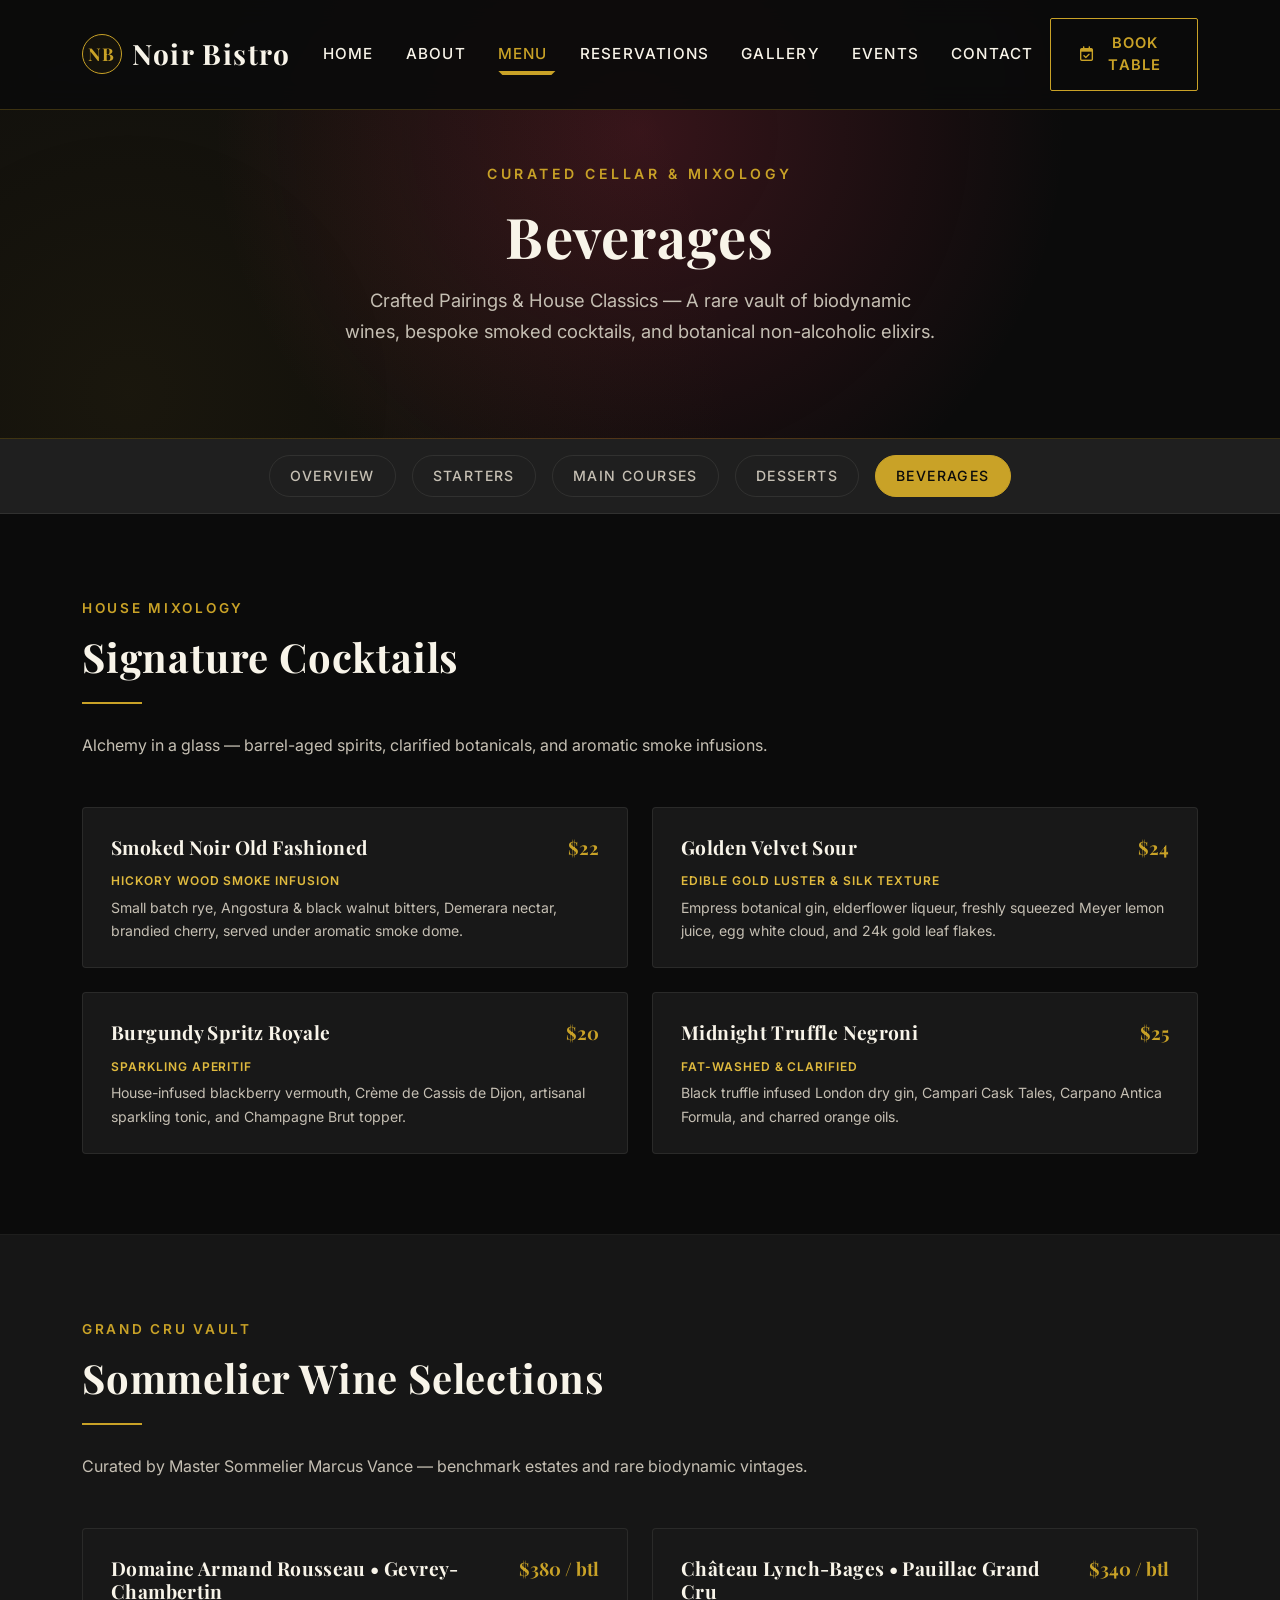
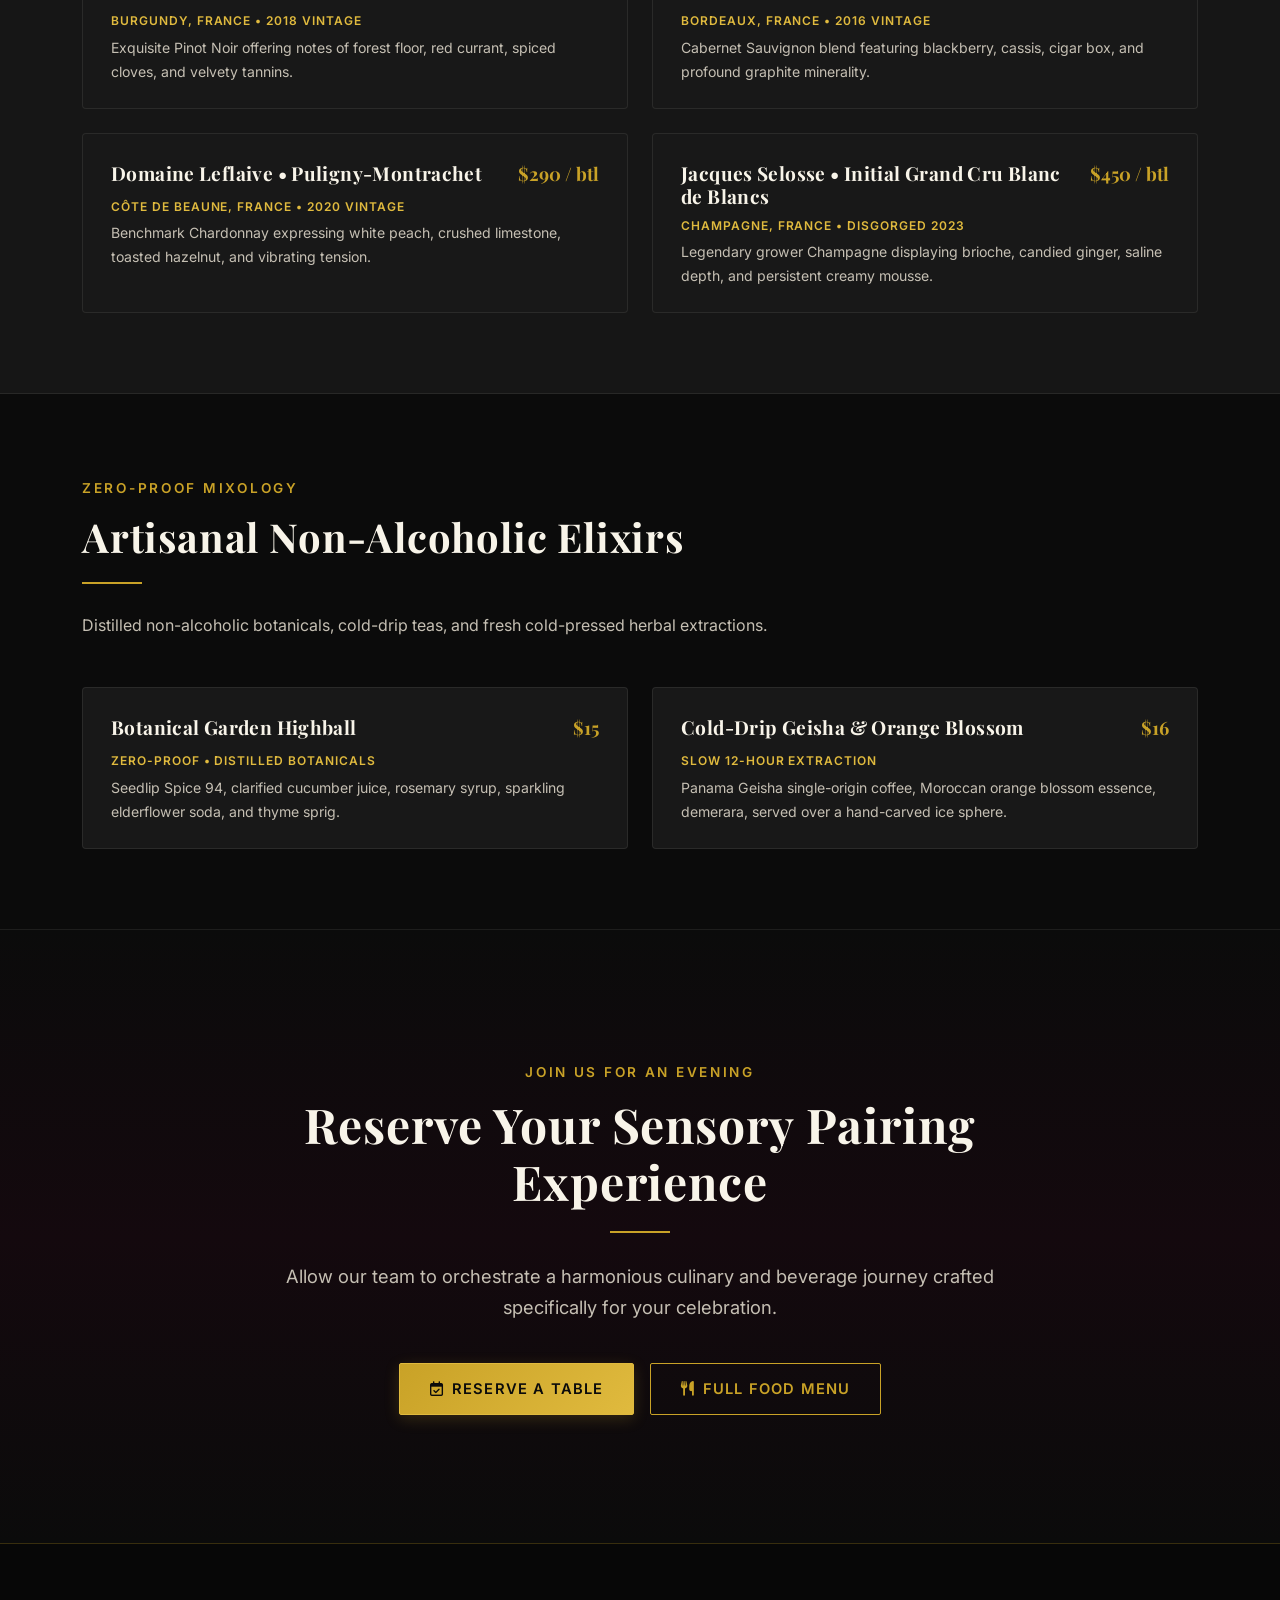
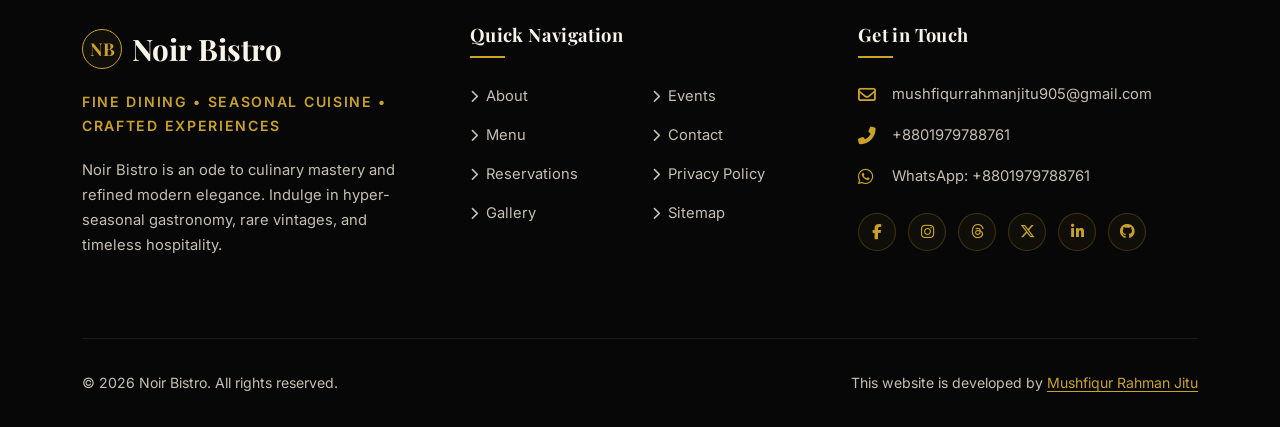
<file: beverages.html>
<!DOCTYPE html>
<html lang="en">
<head>
  <meta charset="UTF-8">
  <meta name="viewport" content="width=device-width, initial-scale=1.0">
  <title>Beverages | Noir Bistro - Sommelier Wine Cellar, Signature Cocktails & Mocktails</title>
  <meta name="description" content="Explore Noir Bistro's cellar collection. Grand Cru Burgundy, Bordeaux, grower Champagnes, artisanal smoked cocktails, and handcrafted botanical elixirs.">
  <meta name="keywords" content="Noir Bistro beverages, wine list, signature cocktails, craft cocktails, mocktails, sommelier cellar, champagne, Old Fashioned">
  <meta name="author" content="Mushfiqur Rahman Jitu">
  <meta property="og:title" content="Beverages | Noir Bistro">
  <meta property="og:description" content="Crafted Pairings & House Classics. Explore wine cellar and cocktails at Noir Bistro.">
  <meta property="og:type" content="website">

  <link rel="preconnect" href="https://fonts.googleapis.com">
  <link rel="preconnect" href="https://fonts.gstatic.com" crossorigin>
  <link href="https://fonts.googleapis.com/css2?family=Inter:wght@300;400;500;600;700&family=Playfair+Display:ital,wght@0,400;0,600;0,700;0,900;1,400;1,600&display=swap" rel="stylesheet">

  <link href="https://cdn.jsdelivr.net/npm/bootstrap@5.3.3/dist/css/bootstrap.min.css" rel="stylesheet">
  <link rel="stylesheet" href="https://cdnjs.cloudflare.com/ajax/libs/font-awesome/6.5.1/css/all.min.css">
  <link rel="stylesheet" href="https://cdn.jsdelivr.net/npm/bootstrap-icons@1.11.3/font/bootstrap-icons.min.css">

  <link rel="stylesheet" href="css/beverages.css">
</head>
<body>

  <!-- Navigation Header -->
  <header>
    <nav class="navbar navbar-expand-lg navbar-dark navbar-custom fixed-top">
      <div class="container">
        <a class="navbar-brand" href="index.html">
          <span class="brand-monogram">NB</span>
          <span>Noir Bistro</span>
        </a>

        <button class="navbar-toggler navbar-toggler-custom" type="button" data-bs-toggle="collapse" data-bs-target="#navbarNoir" aria-controls="navbarNoir" aria-expanded="false" aria-label="Toggle navigation">
          <i class="fas fa-bars"></i>
        </button>

        <div class="collapse navbar-collapse" id="navbarNoir">
          <ul class="navbar-nav mx-auto mb-2 mb-lg-0">
            <li class="nav-item">
              <a class="nav-link" href="index.html">Home</a>
            </li>
            <li class="nav-item">
              <a class="nav-link" href="about.html">About</a>
            </li>
            <li class="nav-item dropdown">
              <a class="nav-link dropdown-toggle active" href="menu.html" id="menuDropdown" role="button" data-bs-toggle="dropdown" aria-expanded="false">
                Menu
              </a>
              <ul class="dropdown-menu dropdown-menu-dark-custom" aria-labelledby="menuDropdown">
                <li><a class="dropdown-item dropdown-item-custom" href="menu.html">Full Menu</a></li>
                <li><hr class="dropdown-divider border-secondary opacity-25"></li>
                <li><a class="dropdown-item dropdown-item-custom" href="starters.html">Starters</a></li>
                <li><a class="dropdown-item dropdown-item-custom" href="main-courses.html">Main Courses</a></li>
                <li><a class="dropdown-item dropdown-item-custom" href="desserts.html">Desserts</a></li>
                <li><a class="dropdown-item dropdown-item-custom" href="beverages.html">Beverages</a></li>
              </ul>
            </li>
            <li class="nav-item">
              <a class="nav-link" href="reservations.html">Reservations</a>
            </li>
            <li class="nav-item">
              <a class="nav-link" href="gallery.html">Gallery</a>
            </li>
            <li class="nav-item">
              <a class="nav-link" href="events.html">Events</a>
            </li>
            <li class="nav-item">
              <a class="nav-link" href="contact.html">Contact</a>
            </li>
          </ul>

          <div class="d-flex align-items-center">
            <a href="reservations.html" class="btn btn-outline-gold d-none d-lg-inline-flex">
              <i class="far fa-calendar-check"></i> Book Table
            </a>
          </div>
        </div>
      </div>
    </nav>
  </header>

  <main>
    <!-- Page Hero / Banner -->
    <section class="page-hero">
      <div class="container">
        <span class="page-hero-tag">Curated Cellar & Mixology</span>
        <h1 class="page-hero-title">Beverages</h1>
        <p class="page-hero-subtitle">
          Crafted Pairings & House Classics &mdash; A rare vault of biodynamic wines, bespoke smoked cocktails, and botanical non-alcoholic elixirs.
        </p>
      </div>
    </section>

    <!-- Sub-navigation Category Bar -->
    <div class="category-subnav">
      <div class="container">
        <div class="subnav-pills">
          <a href="menu.html" class="subnav-link">Overview</a>
          <a href="starters.html" class="subnav-link">Starters</a>
          <a href="main-courses.html" class="subnav-link">Main Courses</a>
          <a href="desserts.html" class="subnav-link">Desserts</a>
          <a href="beverages.html" class="subnav-link active">Beverages</a>
        </div>
      </div>
    </div>

    <!-- Category 1: Signature Cocktails -->
    <section class="beverage-group-section">
      <div class="container">
        <div class="row align-items-end justify-content-between mb-5">
          <div class="col-lg-8">
            <span class="section-tag">House Mixology</span>
            <h2 class="section-title">Signature Cocktails</h2>
            <div class="section-divider"></div>
            <p class="text-muted mb-0">
              Alchemy in a glass &mdash; barrel-aged spirits, clarified botanicals, and aromatic smoke infusions.
            </p>
          </div>
        </div>

        <div class="row g-4">
          <div class="col-lg-6">
            <div class="beverage-item-card">
              <div class="beverage-header">
                <h3 class="beverage-name">Smoked Noir Old Fashioned</h3>
                <span class="beverage-price">$22</span>
              </div>
              <span class="beverage-vintage-tag">Hickory Wood Smoke Infusion</span>
              <p class="beverage-details">
                Small batch rye, Angostura & black walnut bitters, Demerara nectar, brandied cherry, served under aromatic smoke dome.
              </p>
            </div>
          </div>

          <div class="col-lg-6">
            <div class="beverage-item-card">
              <div class="beverage-header">
                <h3 class="beverage-name">Golden Velvet Sour</h3>
                <span class="beverage-price">$24</span>
              </div>
              <span class="beverage-vintage-tag">Edible Gold Luster & Silk Texture</span>
              <p class="beverage-details">
                Empress botanical gin, elderflower liqueur, freshly squeezed Meyer lemon juice, egg white cloud, and 24k gold leaf flakes.
              </p>
            </div>
          </div>

          <div class="col-lg-6">
            <div class="beverage-item-card">
              <div class="beverage-header">
                <h3 class="beverage-name">Burgundy Spritz Royale</h3>
                <span class="beverage-price">$20</span>
              </div>
              <span class="beverage-vintage-tag">Sparkling Aperitif</span>
              <p class="beverage-details">
                House-infused blackberry vermouth, Crème de Cassis de Dijon, artisanal sparkling tonic, and Champagne Brut topper.
              </p>
            </div>
          </div>

          <div class="col-lg-6">
            <div class="beverage-item-card">
              <div class="beverage-header">
                <h3 class="beverage-name">Midnight Truffle Negroni</h3>
                <span class="beverage-price">$25</span>
              </div>
              <span class="beverage-vintage-tag">Fat-Washed & Clarified</span>
              <p class="beverage-details">
                Black truffle infused London dry gin, Campari Cask Tales, Carpano Antica Formula, and charred orange oils.
              </p>
            </div>
          </div>
        </div>
      </div>
    </section>

    <!-- Category 2: Sommelier Wine List -->
    <section class="beverage-group-section">
      <div class="container">
        <div class="row align-items-end justify-content-between mb-5">
          <div class="col-lg-8">
            <span class="section-tag">Grand Cru Vault</span>
            <h2 class="section-title">Sommelier Wine Selections</h2>
            <div class="section-divider"></div>
            <p class="text-muted mb-0">
              Curated by Master Sommelier Marcus Vance &mdash; benchmark estates and rare biodynamic vintages.
            </p>
          </div>
        </div>

        <div class="row g-4">
          <div class="col-lg-6">
            <div class="beverage-item-card">
              <div class="beverage-header">
                <h3 class="beverage-name">Domaine Armand Rousseau &bull; Gevrey-Chambertin</h3>
                <span class="beverage-price">$380 / btl</span>
              </div>
              <span class="beverage-vintage-tag">Burgundy, France &bull; 2018 Vintage</span>
              <p class="beverage-details">
                Exquisite Pinot Noir offering notes of forest floor, red currant, spiced cloves, and velvety tannins.
              </p>
            </div>
          </div>

          <div class="col-lg-6">
            <div class="beverage-item-card">
              <div class="beverage-header">
                <h3 class="beverage-name">Château Lynch-Bages &bull; Pauillac Grand Cru</h3>
                <span class="beverage-price">$340 / btl</span>
              </div>
              <span class="beverage-vintage-tag">Bordeaux, France &bull; 2016 Vintage</span>
              <p class="beverage-details">
                Cabernet Sauvignon blend featuring blackberry, cassis, cigar box, and profound graphite minerality.
              </p>
            </div>
          </div>

          <div class="col-lg-6">
            <div class="beverage-item-card">
              <div class="beverage-header">
                <h3 class="beverage-name">Domaine Leflaive &bull; Puligny-Montrachet</h3>
                <span class="beverage-price">$290 / btl</span>
              </div>
              <span class="beverage-vintage-tag">Côte de Beaune, France &bull; 2020 Vintage</span>
              <p class="beverage-details">
                Benchmark Chardonnay expressing white peach, crushed limestone, toasted hazelnut, and vibrating tension.
              </p>
            </div>
          </div>

          <div class="col-lg-6">
            <div class="beverage-item-card">
              <div class="beverage-header">
                <h3 class="beverage-name">Jacques Selosse &bull; Initial Grand Cru Blanc de Blancs</h3>
                <span class="beverage-price">$450 / btl</span>
              </div>
              <span class="beverage-vintage-tag">Champagne, France &bull; Disgorged 2023</span>
              <p class="beverage-details">
                Legendary grower Champagne displaying brioche, candied ginger, saline depth, and persistent creamy mousse.
              </p>
            </div>
          </div>
        </div>
      </div>
    </section>

    <!-- Category 3: Non-Alcoholic & Botanical Elixirs -->
    <section class="beverage-group-section">
      <div class="container">
        <div class="row align-items-end justify-content-between mb-5">
          <div class="col-lg-8">
            <span class="section-tag">Zero-Proof Mixology</span>
            <h2 class="section-title">Artisanal Non-Alcoholic Elixirs</h2>
            <div class="section-divider"></div>
            <p class="text-muted mb-0">
              Distilled non-alcoholic botanicals, cold-drip teas, and fresh cold-pressed herbal extractions.
            </p>
          </div>
        </div>

        <div class="row g-4">
          <div class="col-lg-6">
            <div class="beverage-item-card">
              <div class="beverage-header">
                <h3 class="beverage-name">Botanical Garden Highball</h3>
                <span class="beverage-price">$15</span>
              </div>
              <span class="beverage-vintage-tag">Zero-Proof &bull; Distilled Botanicals</span>
              <p class="beverage-details">
                Seedlip Spice 94, clarified cucumber juice, rosemary syrup, sparkling elderflower soda, and thyme sprig.
              </p>
            </div>
          </div>

          <div class="col-lg-6">
            <div class="beverage-item-card">
              <div class="beverage-header">
                <h3 class="beverage-name">Cold-Drip Geisha & Orange Blossom</h3>
                <span class="beverage-price">$16</span>
              </div>
              <span class="beverage-vintage-tag">Slow 12-Hour Extraction</span>
              <p class="beverage-details">
                Panama Geisha single-origin coffee, Moroccan orange blossom essence, demerara, served over a hand-carved ice sphere.
              </p>
            </div>
          </div>
        </div>
      </div>
    </section>

    <!-- Call to Action Section -->
    <section class="cta-section">
      <div class="container">
        <div class="cta-box">
          <span class="section-tag">Join Us for an Evening</span>
          <h2>Reserve Your Sensory Pairing Experience</h2>
          <div class="section-divider center"></div>
          <p>
            Allow our team to orchestrate a harmonious culinary and beverage journey crafted specifically for your celebration.
          </p>
          <div class="d-flex justify-content-center flex-wrap gap-3">
            <a href="reservations.html" class="btn btn-gold">
              <i class="far fa-calendar-check"></i> Reserve a Table
            </a>
            <a href="menu.html" class="btn btn-outline-gold">
              <i class="fas fa-utensils"></i> Full Food Menu
            </a>
          </div>
        </div>
      </div>
    </section>
  </main>

  <!-- Footer -->
  <footer class="footer-custom">
    <div class="container">
      <div class="row g-5">
        <!-- Left Column: Brand & Story -->
        <div class="col-lg-4 col-md-6">
          <div class="footer-brand">
            <span class="brand-monogram">NB</span>
            <span>Noir Bistro</span>
          </div>
          <p class="footer-tagline">Fine Dining &bull; Seasonal Cuisine &bull; Crafted Experiences</p>
          <p class="footer-desc">
            Noir Bistro is an ode to culinary mastery and refined modern elegance. Indulge in hyper-seasonal gastronomy, rare vintages, and timeless hospitality.
          </p>
        </div>

        <!-- Middle Column: Quick Links -->
        <div class="col-lg-4 col-md-6">
          <h4 class="footer-heading">Quick Navigation</h4>
          <div class="row">
            <div class="col-6">
              <ul class="footer-links">
                <li><a href="about.html"><i class="fas fa-chevron-right small"></i> About</a></li>
                <li><a href="menu.html"><i class="fas fa-chevron-right small"></i> Menu</a></li>
                <li><a href="reservations.html"><i class="fas fa-chevron-right small"></i> Reservations</a></li>
                <li><a href="gallery.html"><i class="fas fa-chevron-right small"></i> Gallery</a></li>
              </ul>
            </div>
            <div class="col-6">
              <ul class="footer-links">
                <li><a href="events.html"><i class="fas fa-chevron-right small"></i> Events</a></li>
                <li><a href="contact.html"><i class="fas fa-chevron-right small"></i> Contact</a></li>
                <li><a href="privacy-policy.html"><i class="fas fa-chevron-right small"></i> Privacy Policy</a></li>
                <li><a href="sitemap.html"><i class="fas fa-chevron-right small"></i> Sitemap</a></li>
              </ul>
            </div>
          </div>
        </div>

        <!-- Right Column: Contact & Social -->
        <div class="col-lg-4 col-md-12">
          <h4 class="footer-heading">Get in Touch</h4>
          <div class="footer-contact-item">
            <i class="far fa-envelope"></i>
            <a href="mailto:mushfiqurrahmanjitu905@gmail.com">mushfiqurrahmanjitu905@gmail.com</a>
          </div>
          <div class="footer-contact-item">
            <i class="fas fa-phone-alt"></i>
            <a href="tel:+8801979788761">+8801979788761</a>
          </div>
          <div class="footer-contact-item">
            <i class="fab fa-whatsapp"></i>
            <a href="https://wa.me/8801979788761" target="_blank" rel="noopener noreferrer">WhatsApp: +8801979788761</a>
          </div>

          <div class="social-links">
            <a href="https://www.facebook.com/profile.php?id=61593615472090" class="social-icon" target="_blank" rel="noopener noreferrer" aria-label="Facebook">
              <i class="fab fa-facebook-f"></i>
            </a>
            <a href="https://www.instagram.com/mr.jitu.905/" class="social-icon" target="_blank" rel="noopener noreferrer" aria-label="Instagram">
              <i class="fab fa-instagram"></i>
            </a>
            <a href="https://www.threads.com/@mr.jitu.905" class="social-icon" target="_blank" rel="noopener noreferrer" aria-label="Threads">
              <i class="fab fa-threads"></i>
            </a>
            <a href="https://x.com/mrjitu905" class="social-icon" target="_blank" rel="noopener noreferrer" aria-label="X (Twitter)">
              <i class="fab fa-x-twitter"></i>
            </a>
            <a href="https://www.linkedin.com/in/mrjitu905/" class="social-icon" target="_blank" rel="noopener noreferrer" aria-label="LinkedIn">
              <i class="fab fa-linkedin-in"></i>
            </a>
            <a href="https://github.com/mr-jitu-905" class="social-icon" target="_blank" rel="noopener noreferrer" aria-label="GitHub">
              <i class="fab fa-github"></i>
            </a>
          </div>
        </div>
      </div>

      <!-- Bottom Bar -->
      <div class="footer-bottom">
        <div class="row align-items-center">
          <div class="col-md-6 text-center text-md-start mb-3 mb-md-0">
            &copy; 2026 Noir Bistro. All rights reserved.
          </div>
          <div class="col-md-6 text-center text-md-end">
            This website is developed by <a href="https://jitu.gitlinkitsolutions.com/" target="_blank" rel="noopener noreferrer">Mushfiqur Rahman Jitu</a>
          </div>
        </div>
      </div>
    </div>
  </footer>

  <script src="https://code.jquery.com/jquery-3.7.1.min.js"></script>
  <script src="https://cdn.jsdelivr.net/npm/bootstrap@5.3.3/dist/js/bootstrap.bundle.min.js"></script>
  <script src="js/beverages.js"></script>
</body>
</html>
</file>
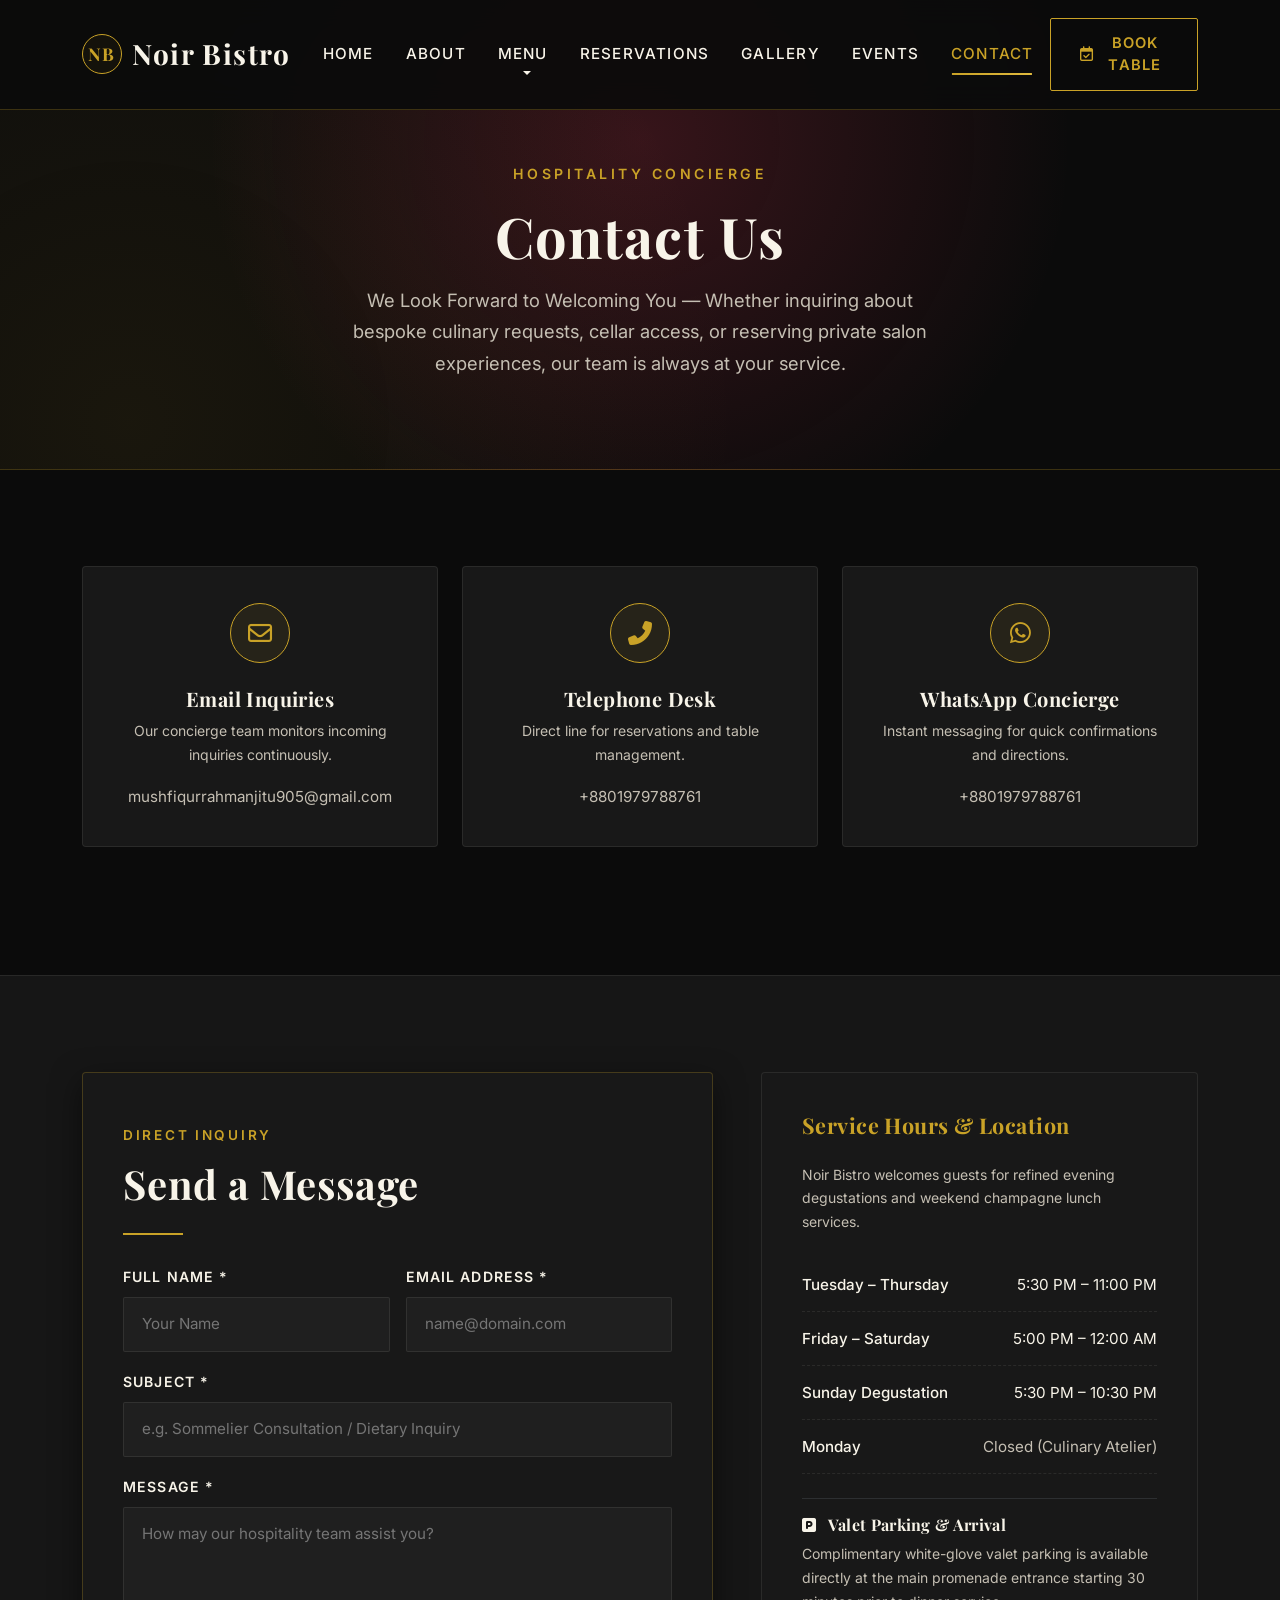
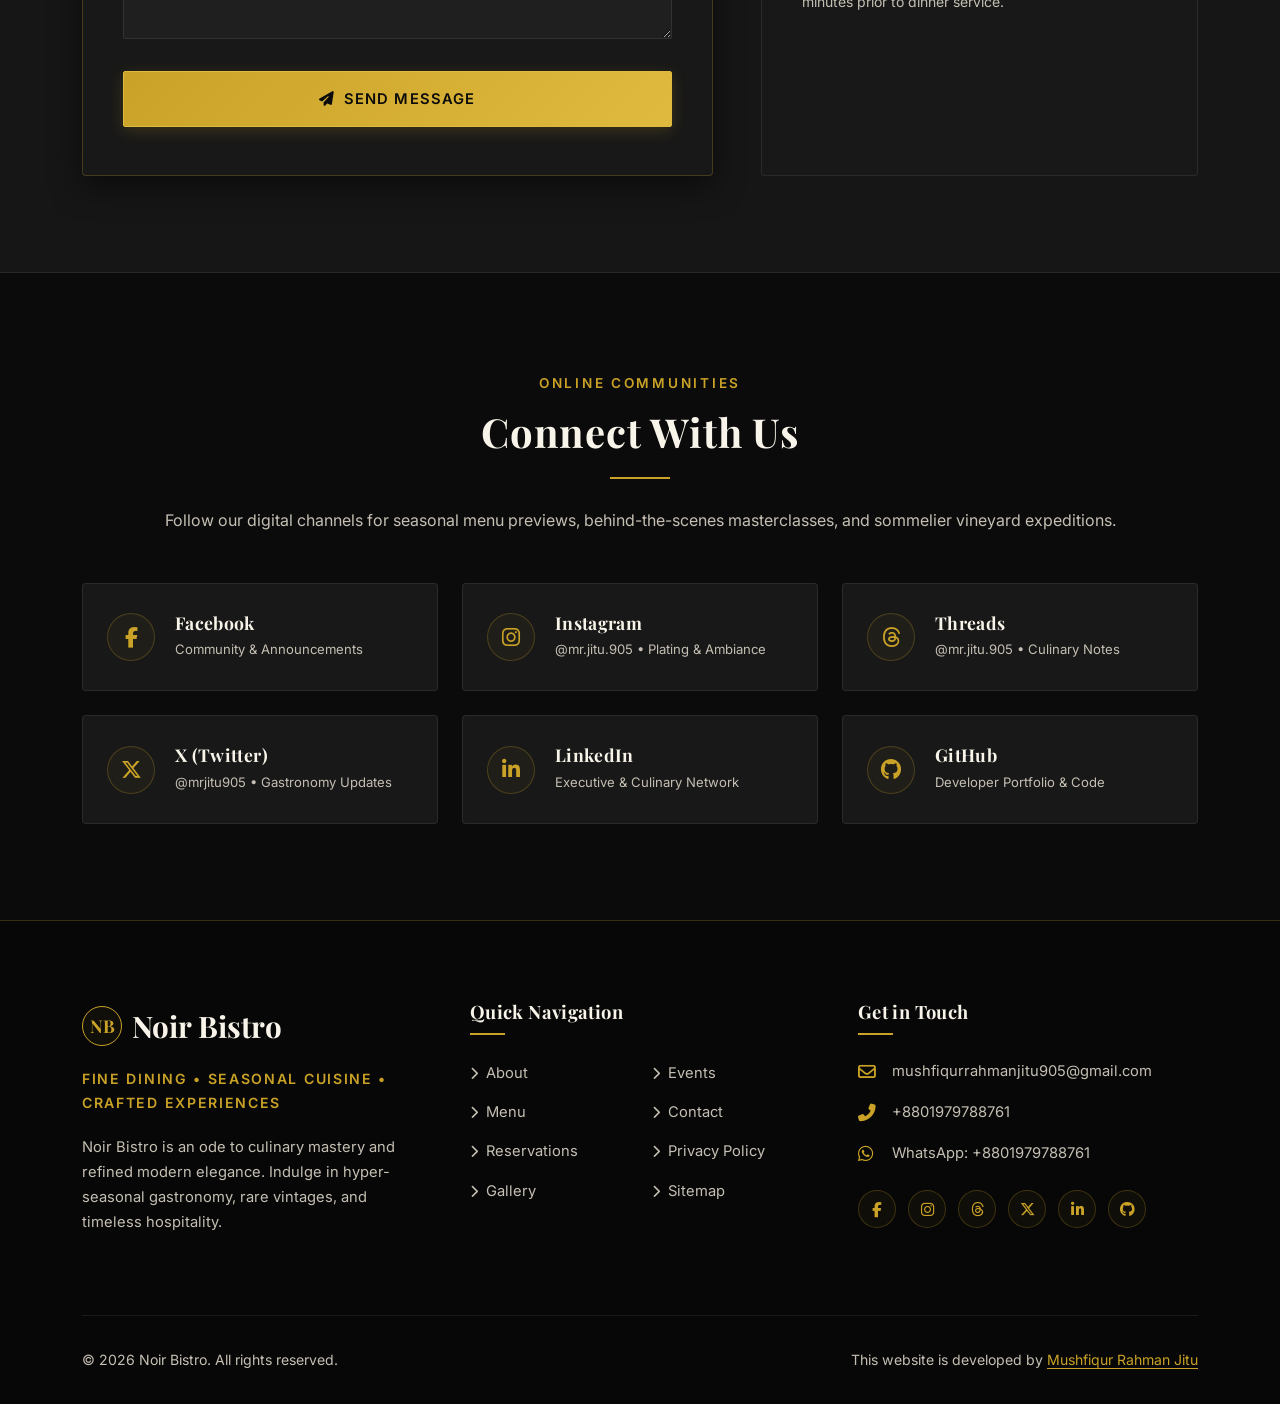
<file: contact.html>
<!DOCTYPE html>
<html lang="en">
<head>
  <meta charset="UTF-8">
  <meta name="viewport" content="width=device-width, initial-scale=1.0">
  <title>Contact Us | Noir Bistro - Location, Concierge & Inquiries</title>
  <meta name="description" content="Get in touch with Noir Bistro. Direct phone, email, WhatsApp, operating hours, valet parking information, and interactive message concierge.">
  <meta name="keywords" content="Noir Bistro contact, restaurant phone number, restaurant email, WhatsApp reservation, location hours, valet dining">
  <meta name="author" content="Mushfiqur Rahman Jitu">
  <meta property="og:title" content="Contact Us | Noir Bistro">
  <meta property="og:description" content="We Look Forward to Welcoming You. Contact Noir Bistro concierge directly.">
  <meta property="og:type" content="website">

  <link rel="preconnect" href="https://fonts.googleapis.com">
  <link rel="preconnect" href="https://fonts.gstatic.com" crossorigin>
  <link href="https://fonts.googleapis.com/css2?family=Inter:wght@300;400;500;600;700&family=Playfair+Display:ital,wght@0,400;0,600;0,700;0,900;1,400;1,600&display=swap" rel="stylesheet">

  <link href="https://cdn.jsdelivr.net/npm/bootstrap@5.3.3/dist/css/bootstrap.min.css" rel="stylesheet">
  <link rel="stylesheet" href="https://cdnjs.cloudflare.com/ajax/libs/font-awesome/6.5.1/css/all.min.css">
  <link rel="stylesheet" href="https://cdn.jsdelivr.net/npm/bootstrap-icons@1.11.3/font/bootstrap-icons.min.css">

  <link rel="stylesheet" href="css/contact.css">
</head>
<body>

  <!-- Navigation Header -->
  <header>
    <nav class="navbar navbar-expand-lg navbar-dark navbar-custom fixed-top">
      <div class="container">
        <a class="navbar-brand" href="index.html">
          <span class="brand-monogram">NB</span>
          <span>Noir Bistro</span>
        </a>

        <button class="navbar-toggler navbar-toggler-custom" type="button" data-bs-toggle="collapse" data-bs-target="#navbarNoir" aria-controls="navbarNoir" aria-expanded="false" aria-label="Toggle navigation">
          <i class="fas fa-bars"></i>
        </button>

        <div class="collapse navbar-collapse" id="navbarNoir">
          <ul class="navbar-nav mx-auto mb-2 mb-lg-0">
            <li class="nav-item">
              <a class="nav-link" href="index.html">Home</a>
            </li>
            <li class="nav-item">
              <a class="nav-link" href="about.html">About</a>
            </li>
            <li class="nav-item dropdown">
              <a class="nav-link dropdown-toggle" href="menu.html" id="menuDropdown" role="button" data-bs-toggle="dropdown" aria-expanded="false">
                Menu
              </a>
              <ul class="dropdown-menu dropdown-menu-dark-custom" aria-labelledby="menuDropdown">
                <li><a class="dropdown-item dropdown-item-custom" href="menu.html">Full Menu</a></li>
                <li><hr class="dropdown-divider border-secondary opacity-25"></li>
                <li><a class="dropdown-item dropdown-item-custom" href="starters.html">Starters</a></li>
                <li><a class="dropdown-item dropdown-item-custom" href="main-courses.html">Main Courses</a></li>
                <li><a class="dropdown-item dropdown-item-custom" href="desserts.html">Desserts</a></li>
                <li><a class="dropdown-item dropdown-item-custom" href="beverages.html">Beverages</a></li>
              </ul>
            </li>
            <li class="nav-item">
              <a class="nav-link" href="reservations.html">Reservations</a>
            </li>
            <li class="nav-item">
              <a class="nav-link" href="gallery.html">Gallery</a>
            </li>
            <li class="nav-item">
              <a class="nav-link" href="events.html">Events</a>
            </li>
            <li class="nav-item">
              <a class="nav-link active" aria-current="page" href="contact.html">Contact</a>
            </li>
          </ul>

          <div class="d-flex align-items-center">
            <a href="reservations.html" class="btn btn-outline-gold d-none d-lg-inline-flex">
              <i class="far fa-calendar-check"></i> Book Table
            </a>
          </div>
        </div>
      </div>
    </nav>
  </header>

  <main>
    <!-- Page Hero / Banner -->
    <section class="page-hero">
      <div class="container">
        <span class="page-hero-tag">Hospitality Concierge</span>
        <h1 class="page-hero-title">Contact Us</h1>
        <p class="page-hero-subtitle">
          We Look Forward to Welcoming You &mdash; Whether inquiring about bespoke culinary requests, cellar access, or reserving private salon experiences, our team is always at your service.
        </p>
      </div>
    </section>

    <!-- Contact Cards Section -->
    <section class="contact-main-section">
      <div class="container">
        <div class="row g-4">
          <!-- Card 1: Email -->
          <div class="col-lg-4 col-md-6">
            <div class="contact-card-box">
              <div class="contact-card-icon">
                <i class="far fa-envelope"></i>
              </div>
              <h3 class="contact-card-title">Email Inquiries</h3>
              <p class="text-muted small mb-3">Our concierge team monitors incoming inquiries continuously.</p>
              <a href="mailto:mushfiqurrahmanjitu905@gmail.com" class="contact-card-link">
                mushfiqurrahmanjitu905@gmail.com
              </a>
            </div>
          </div>

          <!-- Card 2: Phone -->
          <div class="col-lg-4 col-md-6">
            <div class="contact-card-box">
              <div class="contact-card-icon">
                <i class="fas fa-phone-alt"></i>
              </div>
              <h3 class="contact-card-title">Telephone Desk</h3>
              <p class="text-muted small mb-3">Direct line for reservations and table management.</p>
              <a href="tel:+8801979788761" class="contact-card-link">
                +8801979788761
              </a>
            </div>
          </div>

          <!-- Card 3: WhatsApp -->
          <div class="col-lg-4 col-md-12">
            <div class="contact-card-box">
              <div class="contact-card-icon">
                <i class="fab fa-whatsapp"></i>
              </div>
              <h3 class="contact-card-title">WhatsApp Concierge</h3>
              <p class="text-muted small mb-3">Instant messaging for quick confirmations and directions.</p>
              <a href="https://wa.me/8801979788761" target="_blank" rel="noopener noreferrer" class="contact-card-link">
                +8801979788761
              </a>
            </div>
          </div>
        </div>
      </div>
    </section>

    <!-- Contact Form & Operating Hours Section -->
    <section class="contact-form-section">
      <div class="container">
        <div class="row g-5">
          <!-- Form Column -->
          <div class="col-lg-7">
            <div class="contact-form-card">
              <span class="section-tag">Direct Inquiry</span>
              <h2 class="section-title mb-4">Send a Message</h2>
              <div class="section-divider"></div>

              <form id="contactForm">
                <div class="row g-3">
                  <div class="col-md-6">
                    <label for="contactName" class="form-label">Full Name *</label>
                    <input type="text" class="form-control-custom" id="contactName" placeholder="Your Name" required>
                  </div>
                  <div class="col-md-6">
                    <label for="contactEmail" class="form-label">Email Address *</label>
                    <input type="email" class="form-control-custom" id="contactEmail" placeholder="name@domain.com" required>
                  </div>
                  <div class="col-12">
                    <label for="contactSubject" class="form-label">Subject *</label>
                    <input type="text" class="form-control-custom" id="contactSubject" placeholder="e.g. Sommelier Consultation / Dietary Inquiry" required>
                  </div>
                  <div class="col-12">
                    <label for="contactMessage" class="form-label">Message *</label>
                    <textarea class="form-control-custom" id="contactMessage" rows="4" placeholder="How may our hospitality team assist you?" required></textarea>
                  </div>
                  <div class="col-12 mt-4">
                    <button type="submit" class="btn btn-gold w-100 py-3">
                      <i class="fas fa-paper-plane"></i> Send Message
                    </button>
                  </div>
                </div>
              </form>
            </div>
          </div>

          <!-- Hours & Location Details Column -->
          <div class="col-lg-5">
            <div class="hours-card">
              <h3>Service Hours & Location</h3>
              <p class="text-muted small mb-4">
                Noir Bistro welcomes guests for refined evening degustations and weekend champagne lunch services.
              </p>

              <div class="hours-row">
                <span class="text-cream fw-medium">Tuesday &ndash; Thursday</span>
                <span class="text-gold">5:30 PM &ndash; 11:00 PM</span>
              </div>
              <div class="hours-row">
                <span class="text-cream fw-medium">Friday &ndash; Saturday</span>
                <span class="text-gold">5:00 PM &ndash; 12:00 AM</span>
              </div>
              <div class="hours-row">
                <span class="text-cream fw-medium">Sunday Degustation</span>
                <span class="text-gold">5:30 PM &ndash; 10:30 PM</span>
              </div>
              <div class="hours-row">
                <span class="text-cream fw-medium">Monday</span>
                <span class="text-muted">Closed (Culinary Atelier)</span>
              </div>

              <div class="mt-4 pt-3 border-top border-secondary border-opacity-25">
                <h5 class="text-cream fs-6 mb-2"><i class="fas fa-parking text-gold me-2"></i> Valet Parking & Arrival</h5>
                <p class="text-muted small mb-0">
                  Complimentary white-glove valet parking is available directly at the main promenade entrance starting 30 minutes prior to dinner service.
                </p>
              </div>
            </div>
          </div>
        </div>
      </div>
    </section>

    <!-- Social Media Hub Section -->
    <section class="social-hub-section">
      <div class="container">
        <div class="text-center max-w-700 mx-auto mb-5">
          <span class="section-tag">Online Communities</span>
          <h2 class="section-title">Connect With Us</h2>
          <div class="section-divider center"></div>
          <p class="text-muted">
            Follow our digital channels for seasonal menu previews, behind-the-scenes masterclasses, and sommelier vineyard expeditions.
          </p>
        </div>

        <div class="row g-4">
          <!-- Facebook -->
          <div class="col-lg-4 col-md-6">
            <a href="https://www.facebook.com/profile.php?id=61593615472090" target="_blank" rel="noopener noreferrer" class="social-grid-card">
              <div class="social-grid-icon"><i class="fab fa-facebook-f"></i></div>
              <div class="social-grid-info">
                <h5>Facebook</h5>
                <span>Community & Announcements</span>
              </div>
            </a>
          </div>

          <!-- Instagram -->
          <div class="col-lg-4 col-md-6">
            <a href="https://www.instagram.com/mr.jitu.905/" target="_blank" rel="noopener noreferrer" class="social-grid-card">
              <div class="social-grid-icon"><i class="fab fa-instagram"></i></div>
              <div class="social-grid-info">
                <h5>Instagram</h5>
                <span>@mr.jitu.905 &bull; Plating & Ambiance</span>
              </div>
            </a>
          </div>

          <!-- Threads -->
          <div class="col-lg-4 col-md-6">
            <a href="https://www.threads.com/@mr.jitu.905" target="_blank" rel="noopener noreferrer" class="social-grid-card">
              <div class="social-grid-icon"><i class="fab fa-threads"></i></div>
              <div class="social-grid-info">
                <h5>Threads</h5>
                <span>@mr.jitu.905 &bull; Culinary Notes</span>
              </div>
            </a>
          </div>

          <!-- X -->
          <div class="col-lg-4 col-md-6">
            <a href="https://x.com/mrjitu905" target="_blank" rel="noopener noreferrer" class="social-grid-card">
              <div class="social-grid-icon"><i class="fab fa-x-twitter"></i></div>
              <div class="social-grid-info">
                <h5>X (Twitter)</h5>
                <span>@mrjitu905 &bull; Gastronomy Updates</span>
              </div>
            </a>
          </div>

          <!-- LinkedIn -->
          <div class="col-lg-4 col-md-6">
            <a href="https://www.linkedin.com/in/mrjitu905/" target="_blank" rel="noopener noreferrer" class="social-grid-card">
              <div class="social-grid-icon"><i class="fab fa-linkedin-in"></i></div>
              <div class="social-grid-info">
                <h5>LinkedIn</h5>
                <span>Executive & Culinary Network</span>
              </div>
            </a>
          </div>

          <!-- GitHub -->
          <div class="col-lg-4 col-md-6">
            <a href="https://github.com/mr-jitu-905" target="_blank" rel="noopener noreferrer" class="social-grid-card">
              <div class="social-grid-icon"><i class="fab fa-github"></i></div>
              <div class="social-grid-info">
                <h5>GitHub</h5>
                <span>Developer Portfolio & Code</span>
              </div>
            </a>
          </div>
        </div>
      </div>
    </section>
  </main>

  <!-- Contact Modal -->
  <div class="modal fade" id="contactModal" tabindex="-1" aria-labelledby="contactModalLabel" aria-hidden="true">
    <div class="modal-dialog modal-dialog-centered">
      <div class="modal-content modal-content-custom bg-dark text-cream border border-gold">
        <div class="modal-header border-bottom border-secondary border-opacity-25 p-4">
          <h5 class="modal-title font-serif" id="contactModalLabel">
            <i class="fas fa-paper-plane text-gold me-2"></i> Message Transmitted
          </h5>
          <button type="button" class="btn-close btn-close-white" data-bs-dismiss="modal" aria-label="Close"></button>
        </div>
        <div class="modal-body p-4">
          <p class="mb-3">
            Thank you, <strong id="modalSenderName" class="text-gold"></strong>. Your message has been routed to our guest relations team.
          </p>
          <p class="text-muted small mb-0">
            A representative will reply directly via email or telephone at the earliest opportunity.
          </p>
        </div>
        <div class="modal-footer border-top border-secondary border-opacity-25 p-3">
          <button type="button" class="btn btn-gold" data-bs-dismiss="modal">Close</button>
        </div>
      </div>
    </div>
  </div>

  <!-- Footer -->
  <footer class="footer-custom">
    <div class="container">
      <div class="row g-5">
        <!-- Left Column: Brand & Story -->
        <div class="col-lg-4 col-md-6">
          <div class="footer-brand">
            <span class="brand-monogram">NB</span>
            <span>Noir Bistro</span>
          </div>
          <p class="footer-tagline">Fine Dining &bull; Seasonal Cuisine &bull; Crafted Experiences</p>
          <p class="footer-desc">
            Noir Bistro is an ode to culinary mastery and refined modern elegance. Indulge in hyper-seasonal gastronomy, rare vintages, and timeless hospitality.
          </p>
        </div>

        <!-- Middle Column: Quick Links -->
        <div class="col-lg-4 col-md-6">
          <h4 class="footer-heading">Quick Navigation</h4>
          <div class="row">
            <div class="col-6">
              <ul class="footer-links">
                <li><a href="about.html"><i class="fas fa-chevron-right small"></i> About</a></li>
                <li><a href="menu.html"><i class="fas fa-chevron-right small"></i> Menu</a></li>
                <li><a href="reservations.html"><i class="fas fa-chevron-right small"></i> Reservations</a></li>
                <li><a href="gallery.html"><i class="fas fa-chevron-right small"></i> Gallery</a></li>
              </ul>
            </div>
            <div class="col-6">
              <ul class="footer-links">
                <li><a href="events.html"><i class="fas fa-chevron-right small"></i> Events</a></li>
                <li><a href="contact.html"><i class="fas fa-chevron-right small"></i> Contact</a></li>
                <li><a href="privacy-policy.html"><i class="fas fa-chevron-right small"></i> Privacy Policy</a></li>
                <li><a href="sitemap.html"><i class="fas fa-chevron-right small"></i> Sitemap</a></li>
              </ul>
            </div>
          </div>
        </div>

        <!-- Right Column: Contact & Social -->
        <div class="col-lg-4 col-md-12">
          <h4 class="footer-heading">Get in Touch</h4>
          <div class="footer-contact-item">
            <i class="far fa-envelope"></i>
            <a href="mailto:mushfiqurrahmanjitu905@gmail.com">mushfiqurrahmanjitu905@gmail.com</a>
          </div>
          <div class="footer-contact-item">
            <i class="fas fa-phone-alt"></i>
            <a href="tel:+8801979788761">+8801979788761</a>
          </div>
          <div class="footer-contact-item">
            <i class="fab fa-whatsapp"></i>
            <a href="https://wa.me/8801979788761" target="_blank" rel="noopener noreferrer">WhatsApp: +8801979788761</a>
          </div>

          <div class="social-links">
            <a href="https://www.facebook.com/profile.php?id=61593615472090" class="social-icon" target="_blank" rel="noopener noreferrer" aria-label="Facebook">
              <i class="fab fa-facebook-f"></i>
            </a>
            <a href="https://www.instagram.com/mr.jitu.905/" class="social-icon" target="_blank" rel="noopener noreferrer" aria-label="Instagram">
              <i class="fab fa-instagram"></i>
            </a>
            <a href="https://www.threads.com/@mr.jitu.905" class="social-icon" target="_blank" rel="noopener noreferrer" aria-label="Threads">
              <i class="fab fa-threads"></i>
            </a>
            <a href="https://x.com/mrjitu905" class="social-icon" target="_blank" rel="noopener noreferrer" aria-label="X (Twitter)">
              <i class="fab fa-x-twitter"></i>
            </a>
            <a href="https://www.linkedin.com/in/mrjitu905/" class="social-icon" target="_blank" rel="noopener noreferrer" aria-label="LinkedIn">
              <i class="fab fa-linkedin-in"></i>
            </a>
            <a href="https://github.com/mr-jitu-905" class="social-icon" target="_blank" rel="noopener noreferrer" aria-label="GitHub">
              <i class="fab fa-github"></i>
            </a>
          </div>
        </div>
      </div>

      <!-- Bottom Bar -->
      <div class="footer-bottom">
        <div class="row align-items-center">
          <div class="col-md-6 text-center text-md-start mb-3 mb-md-0">
            &copy; 2026 Noir Bistro. All rights reserved.
          </div>
          <div class="col-md-6 text-center text-md-end">
            This website is developed by <a href="https://jitu.gitlinkitsolutions.com/" target="_blank" rel="noopener noreferrer">Mushfiqur Rahman Jitu</a>
          </div>
        </div>
      </div>
    </div>
  </footer>

  <script src="https://code.jquery.com/jquery-3.7.1.min.js"></script>
  <script src="https://cdn.jsdelivr.net/npm/bootstrap@5.3.3/dist/js/bootstrap.bundle.min.js"></script>
  <script src="js/contact.js"></script>
</body>
</html>
</file>
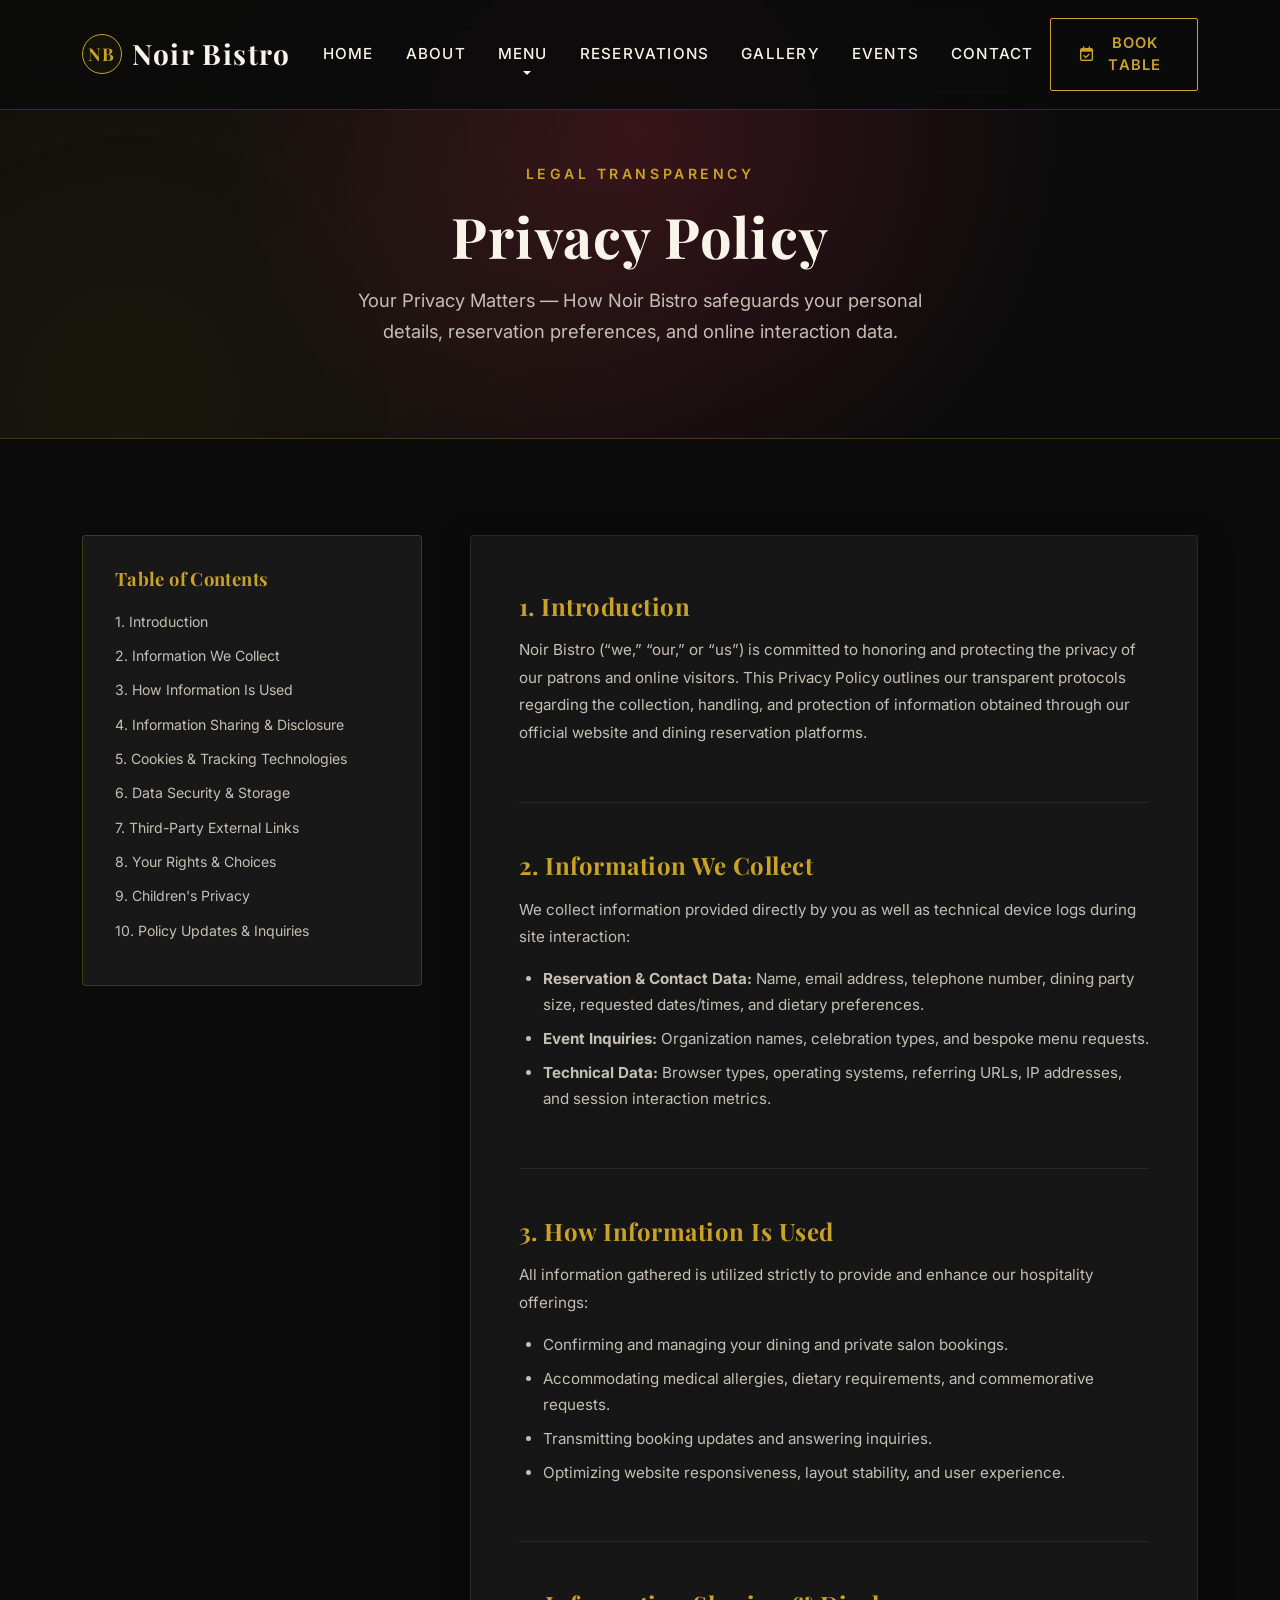
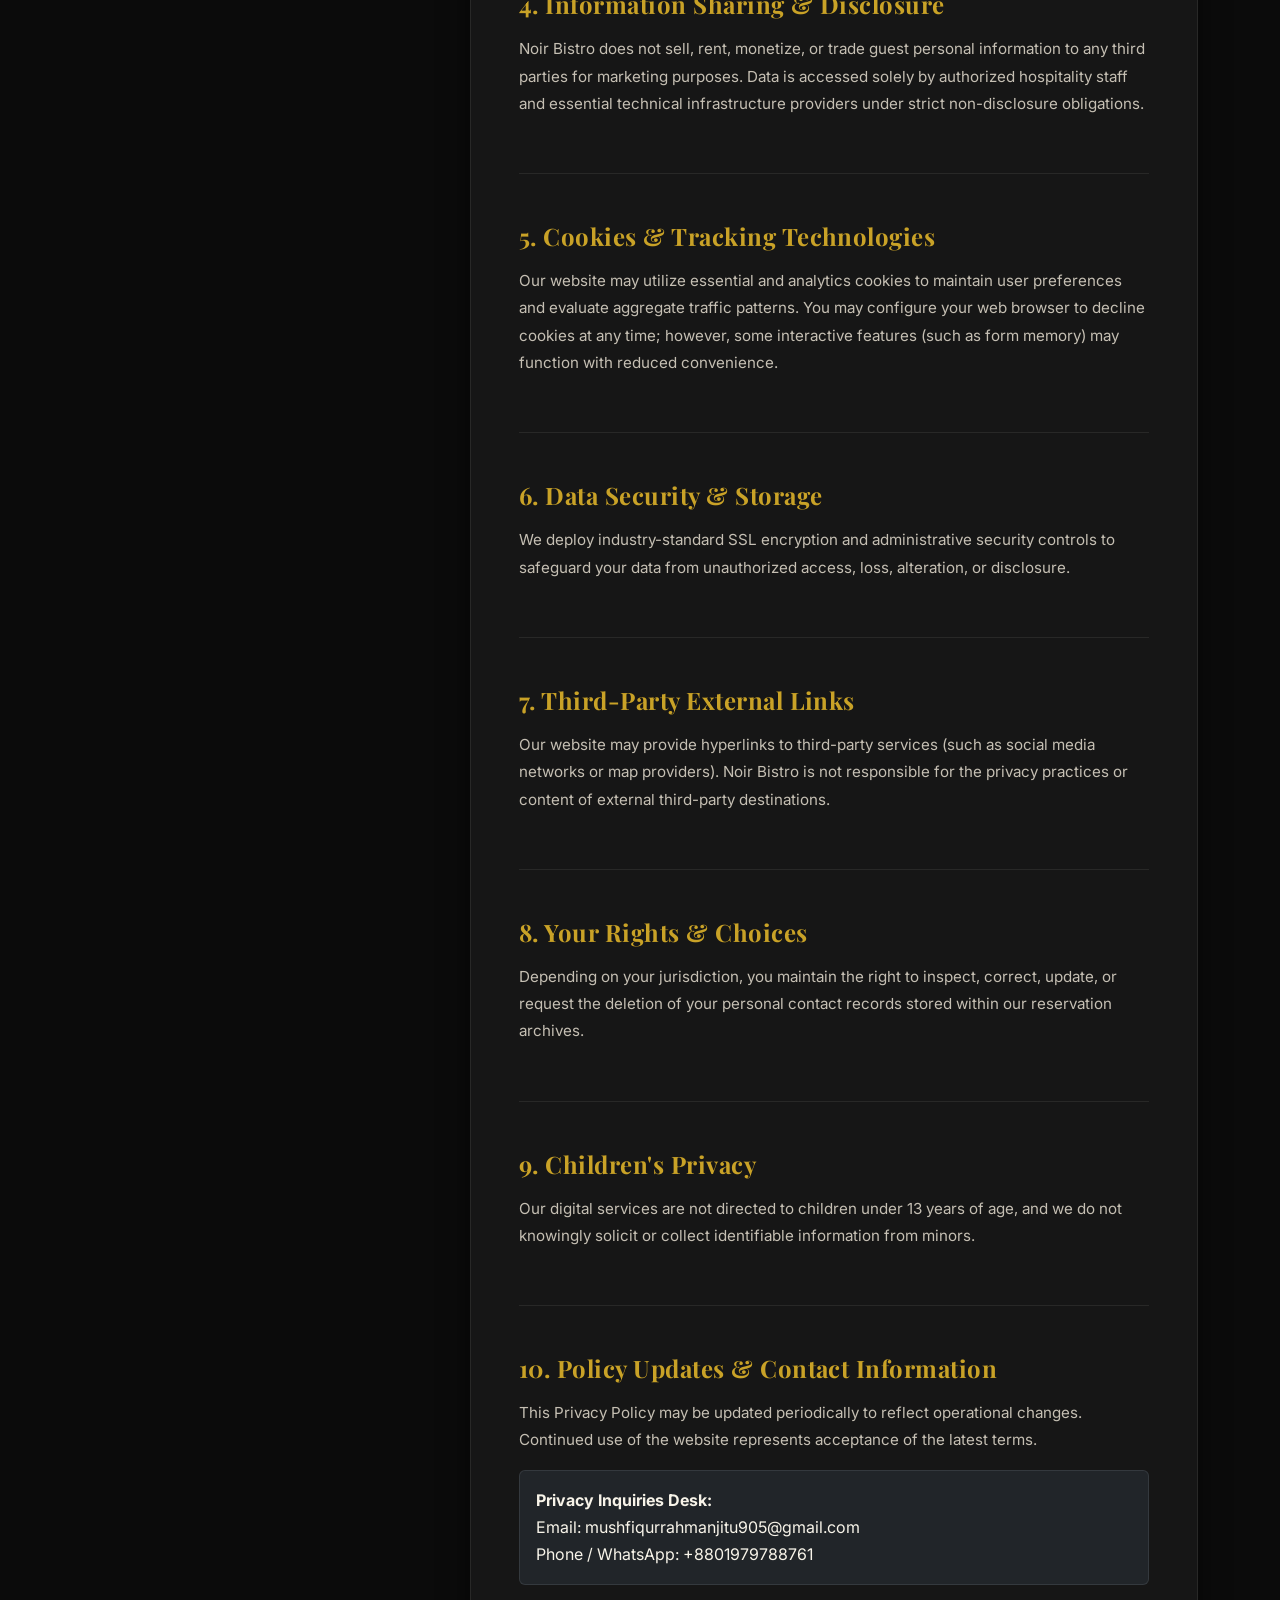
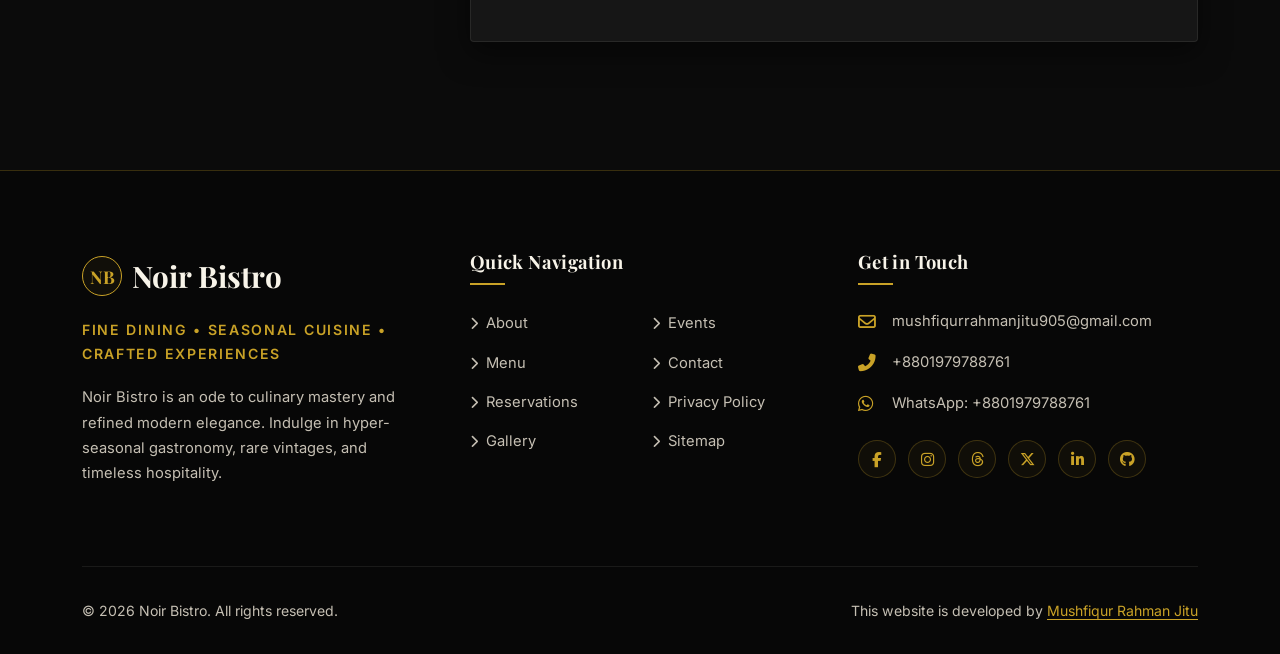
<file: privacy-policy.html>
<!DOCTYPE html>
<html lang="en">
<head>
  <meta charset="UTF-8">
  <meta name="viewport" content="width=device-width, initial-scale=1.0">
  <title>Privacy Policy | Noir Bistro - Data Protection & Guest Confidentiality</title>
  <meta name="description" content="Read Noir Bistro's privacy policy. Learn how we protect your personal information, table reservations data, cookies, and ensure strict privacy standards.">
  <meta name="keywords" content="Noir Bistro privacy policy, data security, guest privacy, reservation confidentiality, cookie policy">
  <meta name="author" content="Mushfiqur Rahman Jitu">
  <meta property="og:title" content="Privacy Policy | Noir Bistro">
  <meta property="og:description" content="Your Privacy Matters. Read Noir Bistro's privacy policy.">
  <meta property="og:type" content="website">

  <link rel="preconnect" href="https://fonts.googleapis.com">
  <link rel="preconnect" href="https://fonts.gstatic.com" crossorigin>
  <link href="https://fonts.googleapis.com/css2?family=Inter:wght@300;400;500;600;700&family=Playfair+Display:ital,wght@0,400;0,600;0,700;0,900;1,400;1,600&display=swap" rel="stylesheet">

  <link href="https://cdn.jsdelivr.net/npm/bootstrap@5.3.3/dist/css/bootstrap.min.css" rel="stylesheet">
  <link rel="stylesheet" href="https://cdnjs.cloudflare.com/ajax/libs/font-awesome/6.5.1/css/all.min.css">
  <link rel="stylesheet" href="https://cdn.jsdelivr.net/npm/bootstrap-icons@1.11.3/font/bootstrap-icons.min.css">

  <link rel="stylesheet" href="css/privacy-policy.css">
</head>
<body>

  <!-- Navigation Header -->
  <header>
    <nav class="navbar navbar-expand-lg navbar-dark navbar-custom fixed-top">
      <div class="container">
        <a class="navbar-brand" href="index.html">
          <span class="brand-monogram">NB</span>
          <span>Noir Bistro</span>
        </a>

        <button class="navbar-toggler navbar-toggler-custom" type="button" data-bs-toggle="collapse" data-bs-target="#navbarNoir" aria-controls="navbarNoir" aria-expanded="false" aria-label="Toggle navigation">
          <i class="fas fa-bars"></i>
        </button>

        <div class="collapse navbar-collapse" id="navbarNoir">
          <ul class="navbar-nav mx-auto mb-2 mb-lg-0">
            <li class="nav-item">
              <a class="nav-link" href="index.html">Home</a>
            </li>
            <li class="nav-item">
              <a class="nav-link" href="about.html">About</a>
            </li>
            <li class="nav-item dropdown">
              <a class="nav-link dropdown-toggle" href="menu.html" id="menuDropdown" role="button" data-bs-toggle="dropdown" aria-expanded="false">
                Menu
              </a>
              <ul class="dropdown-menu dropdown-menu-dark-custom" aria-labelledby="menuDropdown">
                <li><a class="dropdown-item dropdown-item-custom" href="menu.html">Full Menu</a></li>
                <li><hr class="dropdown-divider border-secondary opacity-25"></li>
                <li><a class="dropdown-item dropdown-item-custom" href="starters.html">Starters</a></li>
                <li><a class="dropdown-item dropdown-item-custom" href="main-courses.html">Main Courses</a></li>
                <li><a class="dropdown-item dropdown-item-custom" href="desserts.html">Desserts</a></li>
                <li><a class="dropdown-item dropdown-item-custom" href="beverages.html">Beverages</a></li>
              </ul>
            </li>
            <li class="nav-item">
              <a class="nav-link" href="reservations.html">Reservations</a>
            </li>
            <li class="nav-item">
              <a class="nav-link" href="gallery.html">Gallery</a>
            </li>
            <li class="nav-item">
              <a class="nav-link" href="events.html">Events</a>
            </li>
            <li class="nav-item">
              <a class="nav-link" href="contact.html">Contact</a>
            </li>
          </ul>

          <div class="d-flex align-items-center">
            <a href="reservations.html" class="btn btn-outline-gold d-none d-lg-inline-flex">
              <i class="far fa-calendar-check"></i> Book Table
            </a>
          </div>
        </div>
      </div>
    </nav>
  </header>

  <main>
    <!-- Page Hero / Banner -->
    <section class="page-hero">
      <div class="container">
        <span class="page-hero-tag">Legal Transparency</span>
        <h1 class="page-hero-title">Privacy Policy</h1>
        <p class="page-hero-subtitle">
          Your Privacy Matters &mdash; How Noir Bistro safeguards your personal details, reservation preferences, and online interaction data.
        </p>
      </div>
    </section>

    <!-- Legal Content Section -->
    <section class="legal-content-section">
      <div class="container">
        <div class="row g-5">
          <!-- Sidebar Table of Contents -->
          <div class="col-lg-4 d-none d-lg-block">
            <div class="toc-card">
              <h4>Table of Contents</h4>
              <ul class="toc-list">
                <li><a href="#section1">1. Introduction</a></li>
                <li><a href="#section2">2. Information We Collect</a></li>
                <li><a href="#section3">3. How Information Is Used</a></li>
                <li><a href="#section4">4. Information Sharing & Disclosure</a></li>
                <li><a href="#section5">5. Cookies & Tracking Technologies</a></li>
                <li><a href="#section6">6. Data Security & Storage</a></li>
                <li><a href="#section7">7. Third-Party External Links</a></li>
                <li><a href="#section8">8. Your Rights & Choices</a></li>
                <li><a href="#section9">9. Children's Privacy</a></li>
                <li><a href="#section10">10. Policy Updates & Inquiries</a></li>
              </ul>
            </div>
          </div>

          <!-- Main Text Column -->
          <div class="col-lg-8">
            <div class="legal-box">
              <!-- Section 1 -->
              <div class="legal-section-block" id="section1">
                <h2 class="legal-heading">1. Introduction</h2>
                <p class="legal-text">
                  Noir Bistro (&ldquo;we,&rdquo; &ldquo;our,&rdquo; or &ldquo;us&rdquo;) is committed to honoring and protecting the privacy of our patrons and online visitors. This Privacy Policy outlines our transparent protocols regarding the collection, handling, and protection of information obtained through our official website and dining reservation platforms.
                </p>
              </div>

              <!-- Section 2 -->
              <div class="legal-section-block" id="section2">
                <h2 class="legal-heading">2. Information We Collect</h2>
                <p class="legal-text">We collect information provided directly by you as well as technical device logs during site interaction:</p>
                <ul class="legal-list">
                  <li><strong>Reservation & Contact Data:</strong> Name, email address, telephone number, dining party size, requested dates/times, and dietary preferences.</li>
                  <li><strong>Event Inquiries:</strong> Organization names, celebration types, and bespoke menu requests.</li>
                  <li><strong>Technical Data:</strong> Browser types, operating systems, referring URLs, IP addresses, and session interaction metrics.</li>
                </ul>
              </div>

              <!-- Section 3 -->
              <div class="legal-section-block" id="section3">
                <h2 class="legal-heading">3. How Information Is Used</h2>
                <p class="legal-text">All information gathered is utilized strictly to provide and enhance our hospitality offerings:</p>
                <ul class="legal-list">
                  <li>Confirming and managing your dining and private salon bookings.</li>
                  <li>Accommodating medical allergies, dietary requirements, and commemorative requests.</li>
                  <li>Transmitting booking updates and answering inquiries.</li>
                  <li>Optimizing website responsiveness, layout stability, and user experience.</li>
                </ul>
              </div>

              <!-- Section 4 -->
              <div class="legal-section-block" id="section4">
                <h2 class="legal-heading">4. Information Sharing & Disclosure</h2>
                <p class="legal-text">
                  Noir Bistro does not sell, rent, monetize, or trade guest personal information to any third parties for marketing purposes. Data is accessed solely by authorized hospitality staff and essential technical infrastructure providers under strict non-disclosure obligations.
                </p>
              </div>

              <!-- Section 5 -->
              <div class="legal-section-block" id="section5">
                <h2 class="legal-heading">5. Cookies & Tracking Technologies</h2>
                <p class="legal-text">
                  Our website may utilize essential and analytics cookies to maintain user preferences and evaluate aggregate traffic patterns. You may configure your web browser to decline cookies at any time; however, some interactive features (such as form memory) may function with reduced convenience.
                </p>
              </div>

              <!-- Section 6 -->
              <div class="legal-section-block" id="section6">
                <h2 class="legal-heading">6. Data Security & Storage</h2>
                <p class="legal-text">
                  We deploy industry-standard SSL encryption and administrative security controls to safeguard your data from unauthorized access, loss, alteration, or disclosure.
                </p>
              </div>

              <!-- Section 7 -->
              <div class="legal-section-block" id="section7">
                <h2 class="legal-heading">7. Third-Party External Links</h2>
                <p class="legal-text">
                  Our website may provide hyperlinks to third-party services (such as social media networks or map providers). Noir Bistro is not responsible for the privacy practices or content of external third-party destinations.
                </p>
              </div>

              <!-- Section 8 -->
              <div class="legal-section-block" id="section8">
                <h2 class="legal-heading">8. Your Rights & Choices</h2>
                <p class="legal-text">
                  Depending on your jurisdiction, you maintain the right to inspect, correct, update, or request the deletion of your personal contact records stored within our reservation archives.
                </p>
              </div>

              <!-- Section 9 -->
              <div class="legal-section-block" id="section9">
                <h2 class="legal-heading">9. Children's Privacy</h2>
                <p class="legal-text">
                  Our digital services are not directed to children under 13 years of age, and we do not knowingly solicit or collect identifiable information from minors.
                </p>
              </div>

              <!-- Section 10 -->
              <div class="legal-section-block" id="section10">
                <h2 class="legal-heading">10. Policy Updates & Contact Information</h2>
                <p class="legal-text">
                  This Privacy Policy may be updated periodically to reflect operational changes. Continued use of the website represents acceptance of the latest terms.
                </p>
                <div class="p-3 bg-dark border border-secondary border-opacity-25 rounded mt-3">
                  <strong class="text-gold">Privacy Inquiries Desk:</strong><br>
                  Email: <a href="mailto:mushfiqurrahmanjitu905@gmail.com" class="text-cream">mushfiqurrahmanjitu905@gmail.com</a><br>
                  Phone / WhatsApp: <a href="tel:+8801979788761" class="text-cream">+8801979788761</a>
                </div>
              </div>
            </div>
          </div>
        </div>
      </div>
    </section>
  </main>

  <!-- Footer -->
  <footer class="footer-custom">
    <div class="container">
      <div class="row g-5">
        <!-- Left Column: Brand & Story -->
        <div class="col-lg-4 col-md-6">
          <div class="footer-brand">
            <span class="brand-monogram">NB</span>
            <span>Noir Bistro</span>
          </div>
          <p class="footer-tagline">Fine Dining &bull; Seasonal Cuisine &bull; Crafted Experiences</p>
          <p class="footer-desc">
            Noir Bistro is an ode to culinary mastery and refined modern elegance. Indulge in hyper-seasonal gastronomy, rare vintages, and timeless hospitality.
          </p>
        </div>

        <!-- Middle Column: Quick Links -->
        <div class="col-lg-4 col-md-6">
          <h4 class="footer-heading">Quick Navigation</h4>
          <div class="row">
            <div class="col-6">
              <ul class="footer-links">
                <li><a href="about.html"><i class="fas fa-chevron-right small"></i> About</a></li>
                <li><a href="menu.html"><i class="fas fa-chevron-right small"></i> Menu</a></li>
                <li><a href="reservations.html"><i class="fas fa-chevron-right small"></i> Reservations</a></li>
                <li><a href="gallery.html"><i class="fas fa-chevron-right small"></i> Gallery</a></li>
              </ul>
            </div>
            <div class="col-6">
              <ul class="footer-links">
                <li><a href="events.html"><i class="fas fa-chevron-right small"></i> Events</a></li>
                <li><a href="contact.html"><i class="fas fa-chevron-right small"></i> Contact</a></li>
                <li><a href="privacy-policy.html"><i class="fas fa-chevron-right small"></i> Privacy Policy</a></li>
                <li><a href="sitemap.html"><i class="fas fa-chevron-right small"></i> Sitemap</a></li>
              </ul>
            </div>
          </div>
        </div>

        <!-- Right Column: Contact & Social -->
        <div class="col-lg-4 col-md-12">
          <h4 class="footer-heading">Get in Touch</h4>
          <div class="footer-contact-item">
            <i class="far fa-envelope"></i>
            <a href="mailto:mushfiqurrahmanjitu905@gmail.com">mushfiqurrahmanjitu905@gmail.com</a>
          </div>
          <div class="footer-contact-item">
            <i class="fas fa-phone-alt"></i>
            <a href="tel:+8801979788761">+8801979788761</a>
          </div>
          <div class="footer-contact-item">
            <i class="fab fa-whatsapp"></i>
            <a href="https://wa.me/8801979788761" target="_blank" rel="noopener noreferrer">WhatsApp: +8801979788761</a>
          </div>

          <div class="social-links">
            <a href="https://www.facebook.com/profile.php?id=61593615472090" class="social-icon" target="_blank" rel="noopener noreferrer" aria-label="Facebook">
              <i class="fab fa-facebook-f"></i>
            </a>
            <a href="https://www.instagram.com/mr.jitu.905/" class="social-icon" target="_blank" rel="noopener noreferrer" aria-label="Instagram">
              <i class="fab fa-instagram"></i>
            </a>
            <a href="https://www.threads.com/@mr.jitu.905" class="social-icon" target="_blank" rel="noopener noreferrer" aria-label="Threads">
              <i class="fab fa-threads"></i>
            </a>
            <a href="https://x.com/mrjitu905" class="social-icon" target="_blank" rel="noopener noreferrer" aria-label="X (Twitter)">
              <i class="fab fa-x-twitter"></i>
            </a>
            <a href="https://www.linkedin.com/in/mrjitu905/" class="social-icon" target="_blank" rel="noopener noreferrer" aria-label="LinkedIn">
              <i class="fab fa-linkedin-in"></i>
            </a>
            <a href="https://github.com/mr-jitu-905" class="social-icon" target="_blank" rel="noopener noreferrer" aria-label="GitHub">
              <i class="fab fa-github"></i>
            </a>
          </div>
        </div>
      </div>

      <!-- Bottom Bar -->
      <div class="footer-bottom">
        <div class="row align-items-center">
          <div class="col-md-6 text-center text-md-start mb-3 mb-md-0">
            &copy; 2026 Noir Bistro. All rights reserved.
          </div>
          <div class="col-md-6 text-center text-md-end">
            This website is developed by <a href="https://jitu.gitlinkitsolutions.com/" target="_blank" rel="noopener noreferrer">Mushfiqur Rahman Jitu</a>
          </div>
        </div>
      </div>
    </div>
  </footer>

  <script src="https://code.jquery.com/jquery-3.7.1.min.js"></script>
  <script src="https://cdn.jsdelivr.net/npm/bootstrap@5.3.3/dist/js/bootstrap.bundle.min.js"></script>
  <script src="js/privacy-policy.js"></script>
</body>
</html>
</file>
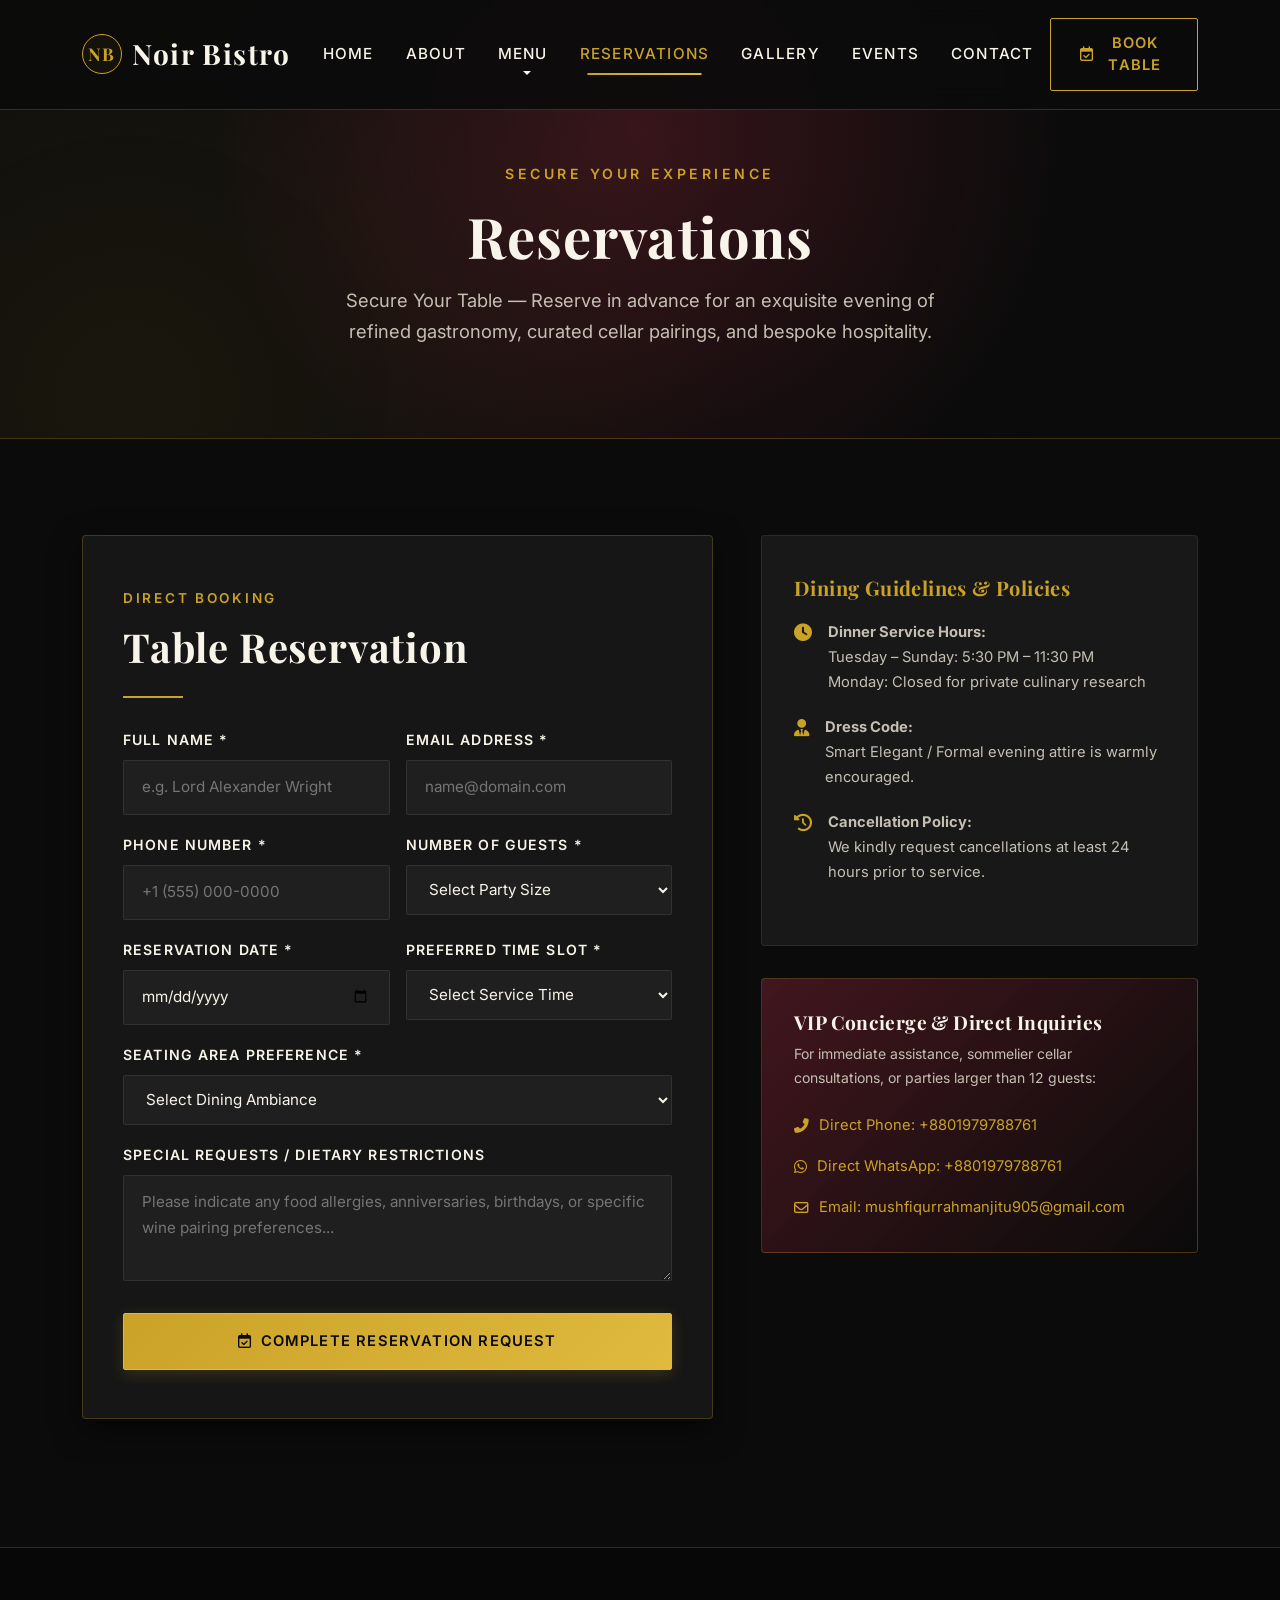
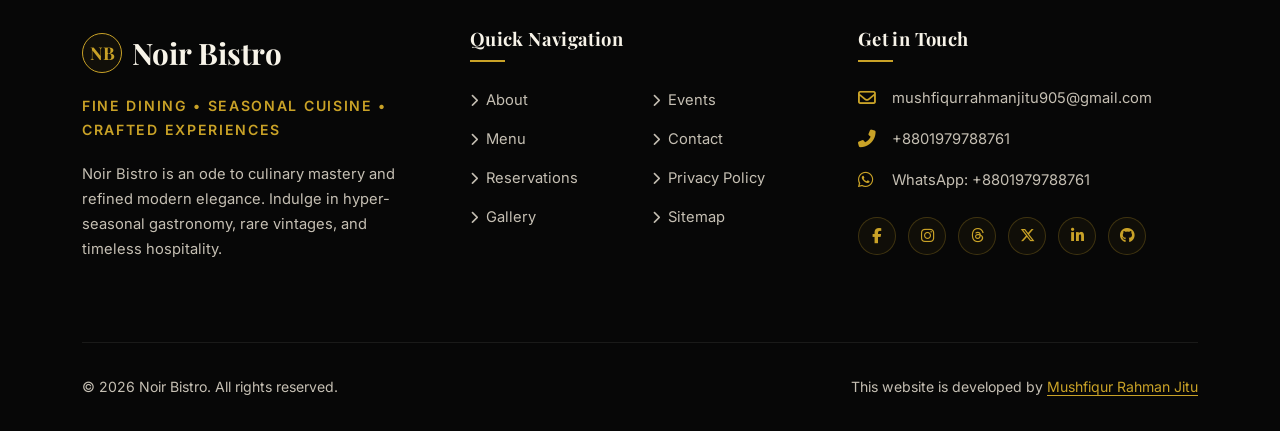
<file: reservations.html>
<!DOCTYPE html>
<html lang="en">
<head>
  <meta charset="UTF-8">
  <meta name="viewport" content="width=device-width, initial-scale=1.0">
  <title>Reservations | Noir Bistro - Secure Your Fine Dining Table</title>
  <meta name="description" content="Reserve your table at Noir Bistro. Book online for main dining, private wine salons, or chef's table experiences. Dedicated concierge assistance.">
  <meta name="keywords" content="Noir Bistro reservation, book a table, restaurant booking, fine dining reservations, private dining booking">
  <meta name="author" content="Mushfiqur Rahman Jitu">
  <meta property="og:title" content="Reservations | Noir Bistro">
  <meta property="og:description" content="Secure Your Table at Noir Bistro. Exceptional fine dining experiences await.">
  <meta property="og:type" content="website">

  <link rel="preconnect" href="https://fonts.googleapis.com">
  <link rel="preconnect" href="https://fonts.gstatic.com" crossorigin>
  <link href="https://fonts.googleapis.com/css2?family=Inter:wght@300;400;500;600;700&family=Playfair+Display:ital,wght@0,400;0,600;0,700;0,900;1,400;1,600&display=swap" rel="stylesheet">

  <link href="https://cdn.jsdelivr.net/npm/bootstrap@5.3.3/dist/css/bootstrap.min.css" rel="stylesheet">
  <link rel="stylesheet" href="https://cdnjs.cloudflare.com/ajax/libs/font-awesome/6.5.1/css/all.min.css">
  <link rel="stylesheet" href="https://cdn.jsdelivr.net/npm/bootstrap-icons@1.11.3/font/bootstrap-icons.min.css">

  <link rel="stylesheet" href="css/reservations.css">
</head>
<body>

  <!-- Navigation Header -->
  <header>
    <nav class="navbar navbar-expand-lg navbar-dark navbar-custom fixed-top">
      <div class="container">
        <a class="navbar-brand" href="index.html">
          <span class="brand-monogram">NB</span>
          <span>Noir Bistro</span>
        </a>

        <button class="navbar-toggler navbar-toggler-custom" type="button" data-bs-toggle="collapse" data-bs-target="#navbarNoir" aria-controls="navbarNoir" aria-expanded="false" aria-label="Toggle navigation">
          <i class="fas fa-bars"></i>
        </button>

        <div class="collapse navbar-collapse" id="navbarNoir">
          <ul class="navbar-nav mx-auto mb-2 mb-lg-0">
            <li class="nav-item">
              <a class="nav-link" href="index.html">Home</a>
            </li>
            <li class="nav-item">
              <a class="nav-link" href="about.html">About</a>
            </li>
            <li class="nav-item dropdown">
              <a class="nav-link dropdown-toggle" href="menu.html" id="menuDropdown" role="button" data-bs-toggle="dropdown" aria-expanded="false">
                Menu
              </a>
              <ul class="dropdown-menu dropdown-menu-dark-custom" aria-labelledby="menuDropdown">
                <li><a class="dropdown-item dropdown-item-custom" href="menu.html">Full Menu</a></li>
                <li><hr class="dropdown-divider border-secondary opacity-25"></li>
                <li><a class="dropdown-item dropdown-item-custom" href="starters.html">Starters</a></li>
                <li><a class="dropdown-item dropdown-item-custom" href="main-courses.html">Main Courses</a></li>
                <li><a class="dropdown-item dropdown-item-custom" href="desserts.html">Desserts</a></li>
                <li><a class="dropdown-item dropdown-item-custom" href="beverages.html">Beverages</a></li>
              </ul>
            </li>
            <li class="nav-item">
              <a class="nav-link active" aria-current="page" href="reservations.html">Reservations</a>
            </li>
            <li class="nav-item">
              <a class="nav-link" href="gallery.html">Gallery</a>
            </li>
            <li class="nav-item">
              <a class="nav-link" href="events.html">Events</a>
            </li>
            <li class="nav-item">
              <a class="nav-link" href="contact.html">Contact</a>
            </li>
          </ul>

          <div class="d-flex align-items-center">
            <a href="reservations.html" class="btn btn-outline-gold d-none d-lg-inline-flex">
              <i class="far fa-calendar-check"></i> Book Table
            </a>
          </div>
        </div>
      </div>
    </nav>
  </header>

  <main>
    <!-- Page Hero / Banner -->
    <section class="page-hero">
      <div class="container">
        <span class="page-hero-tag">Secure Your Experience</span>
        <h1 class="page-hero-title">Reservations</h1>
        <p class="page-hero-subtitle">
          Secure Your Table &mdash; Reserve in advance for an exquisite evening of refined gastronomy, curated cellar pairings, and bespoke hospitality.
        </p>
      </div>
    </section>

    <!-- Reservation Section -->
    <section class="reservation-section">
      <div class="container">
        <div class="row g-5">
          <!-- Reservation Form Column -->
          <div class="col-lg-7">
            <div class="reservation-card">
              <span class="section-tag">Direct Booking</span>
              <h2 class="section-title mb-4">Table Reservation</h2>
              <div class="section-divider"></div>

              <form id="reservationForm">
                <div class="row g-3">
                  <div class="col-md-6">
                    <label for="resName" class="form-label">Full Name *</label>
                    <input type="text" class="form-control-custom" id="resName" placeholder="e.g. Lord Alexander Wright" required>
                  </div>
                  <div class="col-md-6">
                    <label for="resEmail" class="form-label">Email Address *</label>
                    <input type="email" class="form-control-custom" id="resEmail" placeholder="name@domain.com" required>
                  </div>
                  <div class="col-md-6">
                    <label for="resPhone" class="form-label">Phone Number *</label>
                    <input type="tel" class="form-control-custom" id="resPhone" placeholder="+1 (555) 000-0000" required>
                  </div>
                  <div class="col-md-6">
                    <label for="resGuests" class="form-label">Number of Guests *</label>
                    <select class="form-select-custom" id="resGuests" required>
                      <option value="" disabled selected>Select Party Size</option>
                      <option value="1">1 Guest (Solo Degustation)</option>
                      <option value="2">2 Guests (Couple Dining)</option>
                      <option value="3">3 Guests</option>
                      <option value="4">4 Guests</option>
                      <option value="5">5 Guests</option>
                      <option value="6">6 Guests</option>
                      <option value="7-12">7 - 12 Guests (Large Party)</option>
                      <option value="12+">12+ Guests (Private Salon)</option>
                    </select>
                  </div>
                  <div class="col-md-6">
                    <label for="resDate" class="form-label">Reservation Date *</label>
                    <input type="date" class="form-control-custom" id="resDate" required>
                  </div>
                  <div class="col-md-6">
                    <label for="resTime" class="form-label">Preferred Time Slot *</label>
                    <select class="form-select-custom" id="resTime" required>
                      <option value="" disabled selected>Select Service Time</option>
                      <optgroup label="Dinner Service">
                        <option value="5:30 PM">5:30 PM</option>
                        <option value="6:00 PM">6:00 PM</option>
                        <option value="6:30 PM">6:30 PM</option>
                        <option value="7:00 PM">7:00 PM (Prime)</option>
                        <option value="7:30 PM">7:30 PM (Prime)</option>
                        <option value="8:00 PM">8:00 PM (Prime)</option>
                        <option value="8:30 PM">8:30 PM</option>
                        <option value="9:00 PM">9:00 PM</option>
                        <option value="9:30 PM">9:30 PM</option>
                      </optgroup>
                    </select>
                  </div>
                  <div class="col-12">
                    <label for="resSeating" class="form-label">Seating Area Preference *</label>
                    <select class="form-select-custom" id="resSeating" required>
                      <option value="" disabled selected>Select Dining Ambiance</option>
                      <option value="Main Dining Salon">Main Dining Salon (Atmospheric & Intimate)</option>
                      <option value="Chef's Atelier Counter">Chef's Atelier Counter (Culinary Immersion)</option>
                      <option value="The Private Wine Vault">The Private Wine Vault (VIP Secluded)</option>
                      <option value="Courtyard Terrace">Courtyard Terrace (Heated & Covered)</option>
                    </select>
                  </div>
                  <div class="col-12">
                    <label for="resRequests" class="form-label">Special Requests / Dietary Restrictions</label>
                    <textarea class="form-control-custom" id="resRequests" rows="3" placeholder="Please indicate any food allergies, anniversaries, birthdays, or specific wine pairing preferences..."></textarea>
                  </div>
                  <div class="col-12 mt-4">
                    <button type="submit" class="btn btn-gold w-100 py-3">
                      <i class="far fa-calendar-check"></i> Complete Reservation Request
                    </button>
                  </div>
                </div>
              </form>
            </div>
          </div>

          <!-- Sidebar Information Column -->
          <div class="col-lg-5">
            <div class="info-sidebar-card">
              <h4>Dining Guidelines & Policies</h4>
              <div class="info-sidebar-item">
                <i class="fas fa-clock"></i>
                <div>
                  <strong>Dinner Service Hours:</strong><br>
                  Tuesday &ndash; Sunday: 5:30 PM &ndash; 11:30 PM<br>
                  Monday: Closed for private culinary research
                </div>
              </div>
              <div class="info-sidebar-item">
                <i class="fas fa-user-tie"></i>
                <div>
                  <strong>Dress Code:</strong><br>
                  Smart Elegant / Formal evening attire is warmly encouraged.
                </div>
              </div>
              <div class="info-sidebar-item">
                <i class="fas fa-history"></i>
                <div>
                  <strong>Cancellation Policy:</strong><br>
                  We kindly request cancellations at least 24 hours prior to service.
                </div>
              </div>
            </div>

            <div class="concierge-box">
              <h5>VIP Concierge & Direct Inquiries</h5>
              <p class="text-muted small mb-3">
                For immediate assistance, sommelier cellar consultations, or parties larger than 12 guests:
              </p>
              <div class="d-flex flex-column gap-2">
                <a href="tel:+8801979788761" class="concierge-link-btn">
                  <i class="fas fa-phone-alt"></i> Direct Phone: +8801979788761
                </a>
                <a href="https://wa.me/8801979788761" target="_blank" rel="noopener noreferrer" class="concierge-link-btn">
                  <i class="fab fa-whatsapp"></i> Direct WhatsApp: +8801979788761
                </a>
                <a href="mailto:mushfiqurrahmanjitu905@gmail.com" class="concierge-link-btn">
                  <i class="far fa-envelope"></i> Email: mushfiqurrahmanjitu905@gmail.com
                </a>
              </div>
            </div>
          </div>
        </div>
      </div>
    </section>
  </main>

  <!-- Confirmation Modal -->
  <div class="modal fade" id="confirmationModal" tabindex="-1" aria-labelledby="confirmationModalLabel" aria-hidden="true">
    <div class="modal-dialog modal-dialog-centered">
      <div class="modal-content modal-content-custom">
        <div class="modal-header modal-header-custom">
          <h5 class="modal-title font-serif" id="confirmationModalLabel">
            <i class="fas fa-check-circle text-gold me-2"></i> Reservation Confirmed
          </h5>
          <button type="button" class="btn-close btn-close-white" data-bs-dismiss="modal" aria-label="Close"></button>
        </div>
        <div class="modal-body modal-body-custom">
          <p class="mb-3">
            Thank you, <strong id="modalGuestName" class="text-gold"></strong>. Your reservation request at Noir Bistro has been successfully logged.
          </p>
          <div class="p-3 bg-dark border border-secondary border-opacity-25 rounded mb-4" id="modalDetails"></div>
          <p class="text-muted small mb-0">
            A confirmation receipt and booking reference have been sent to your email. Our maître d' will contact you should any further details be required.
          </p>
        </div>
        <div class="modal-footer border-top border-secondary border-opacity-25">
          <button type="button" class="btn btn-gold" data-bs-dismiss="modal">Acknowledge & Close</button>
        </div>
      </div>
    </div>
  </div>

  <!-- Footer -->
  <footer class="footer-custom">
    <div class="container">
      <div class="row g-5">
        <!-- Left Column: Brand & Story -->
        <div class="col-lg-4 col-md-6">
          <div class="footer-brand">
            <span class="brand-monogram">NB</span>
            <span>Noir Bistro</span>
          </div>
          <p class="footer-tagline">Fine Dining &bull; Seasonal Cuisine &bull; Crafted Experiences</p>
          <p class="footer-desc">
            Noir Bistro is an ode to culinary mastery and refined modern elegance. Indulge in hyper-seasonal gastronomy, rare vintages, and timeless hospitality.
          </p>
        </div>

        <!-- Middle Column: Quick Links -->
        <div class="col-lg-4 col-md-6">
          <h4 class="footer-heading">Quick Navigation</h4>
          <div class="row">
            <div class="col-6">
              <ul class="footer-links">
                <li><a href="about.html"><i class="fas fa-chevron-right small"></i> About</a></li>
                <li><a href="menu.html"><i class="fas fa-chevron-right small"></i> Menu</a></li>
                <li><a href="reservations.html"><i class="fas fa-chevron-right small"></i> Reservations</a></li>
                <li><a href="gallery.html"><i class="fas fa-chevron-right small"></i> Gallery</a></li>
              </ul>
            </div>
            <div class="col-6">
              <ul class="footer-links">
                <li><a href="events.html"><i class="fas fa-chevron-right small"></i> Events</a></li>
                <li><a href="contact.html"><i class="fas fa-chevron-right small"></i> Contact</a></li>
                <li><a href="privacy-policy.html"><i class="fas fa-chevron-right small"></i> Privacy Policy</a></li>
                <li><a href="sitemap.html"><i class="fas fa-chevron-right small"></i> Sitemap</a></li>
              </ul>
            </div>
          </div>
        </div>

        <!-- Right Column: Contact & Social -->
        <div class="col-lg-4 col-md-12">
          <h4 class="footer-heading">Get in Touch</h4>
          <div class="footer-contact-item">
            <i class="far fa-envelope"></i>
            <a href="mailto:mushfiqurrahmanjitu905@gmail.com">mushfiqurrahmanjitu905@gmail.com</a>
          </div>
          <div class="footer-contact-item">
            <i class="fas fa-phone-alt"></i>
            <a href="tel:+8801979788761">+8801979788761</a>
          </div>
          <div class="footer-contact-item">
            <i class="fab fa-whatsapp"></i>
            <a href="https://wa.me/8801979788761" target="_blank" rel="noopener noreferrer">WhatsApp: +8801979788761</a>
          </div>

          <div class="social-links">
            <a href="https://www.facebook.com/profile.php?id=61593615472090" class="social-icon" target="_blank" rel="noopener noreferrer" aria-label="Facebook">
              <i class="fab fa-facebook-f"></i>
            </a>
            <a href="https://www.instagram.com/mr.jitu.905/" class="social-icon" target="_blank" rel="noopener noreferrer" aria-label="Instagram">
              <i class="fab fa-instagram"></i>
            </a>
            <a href="https://www.threads.com/@mr.jitu.905" class="social-icon" target="_blank" rel="noopener noreferrer" aria-label="Threads">
              <i class="fab fa-threads"></i>
            </a>
            <a href="https://x.com/mrjitu905" class="social-icon" target="_blank" rel="noopener noreferrer" aria-label="X (Twitter)">
              <i class="fab fa-x-twitter"></i>
            </a>
            <a href="https://www.linkedin.com/in/mrjitu905/" class="social-icon" target="_blank" rel="noopener noreferrer" aria-label="LinkedIn">
              <i class="fab fa-linkedin-in"></i>
            </a>
            <a href="https://github.com/mr-jitu-905" class="social-icon" target="_blank" rel="noopener noreferrer" aria-label="GitHub">
              <i class="fab fa-github"></i>
            </a>
          </div>
        </div>
      </div>

      <!-- Bottom Bar -->
      <div class="footer-bottom">
        <div class="row align-items-center">
          <div class="col-md-6 text-center text-md-start mb-3 mb-md-0">
            &copy; 2026 Noir Bistro. All rights reserved.
          </div>
          <div class="col-md-6 text-center text-md-end">
            This website is developed by <a href="https://jitu.gitlinkitsolutions.com/" target="_blank" rel="noopener noreferrer">Mushfiqur Rahman Jitu</a>
          </div>
        </div>
      </div>
    </div>
  </footer>

  <script src="https://code.jquery.com/jquery-3.7.1.min.js"></script>
  <script src="https://cdn.jsdelivr.net/npm/bootstrap@5.3.3/dist/js/bootstrap.bundle.min.js"></script>
  <script src="js/reservations.js"></script>
</body>
</html>
</file>
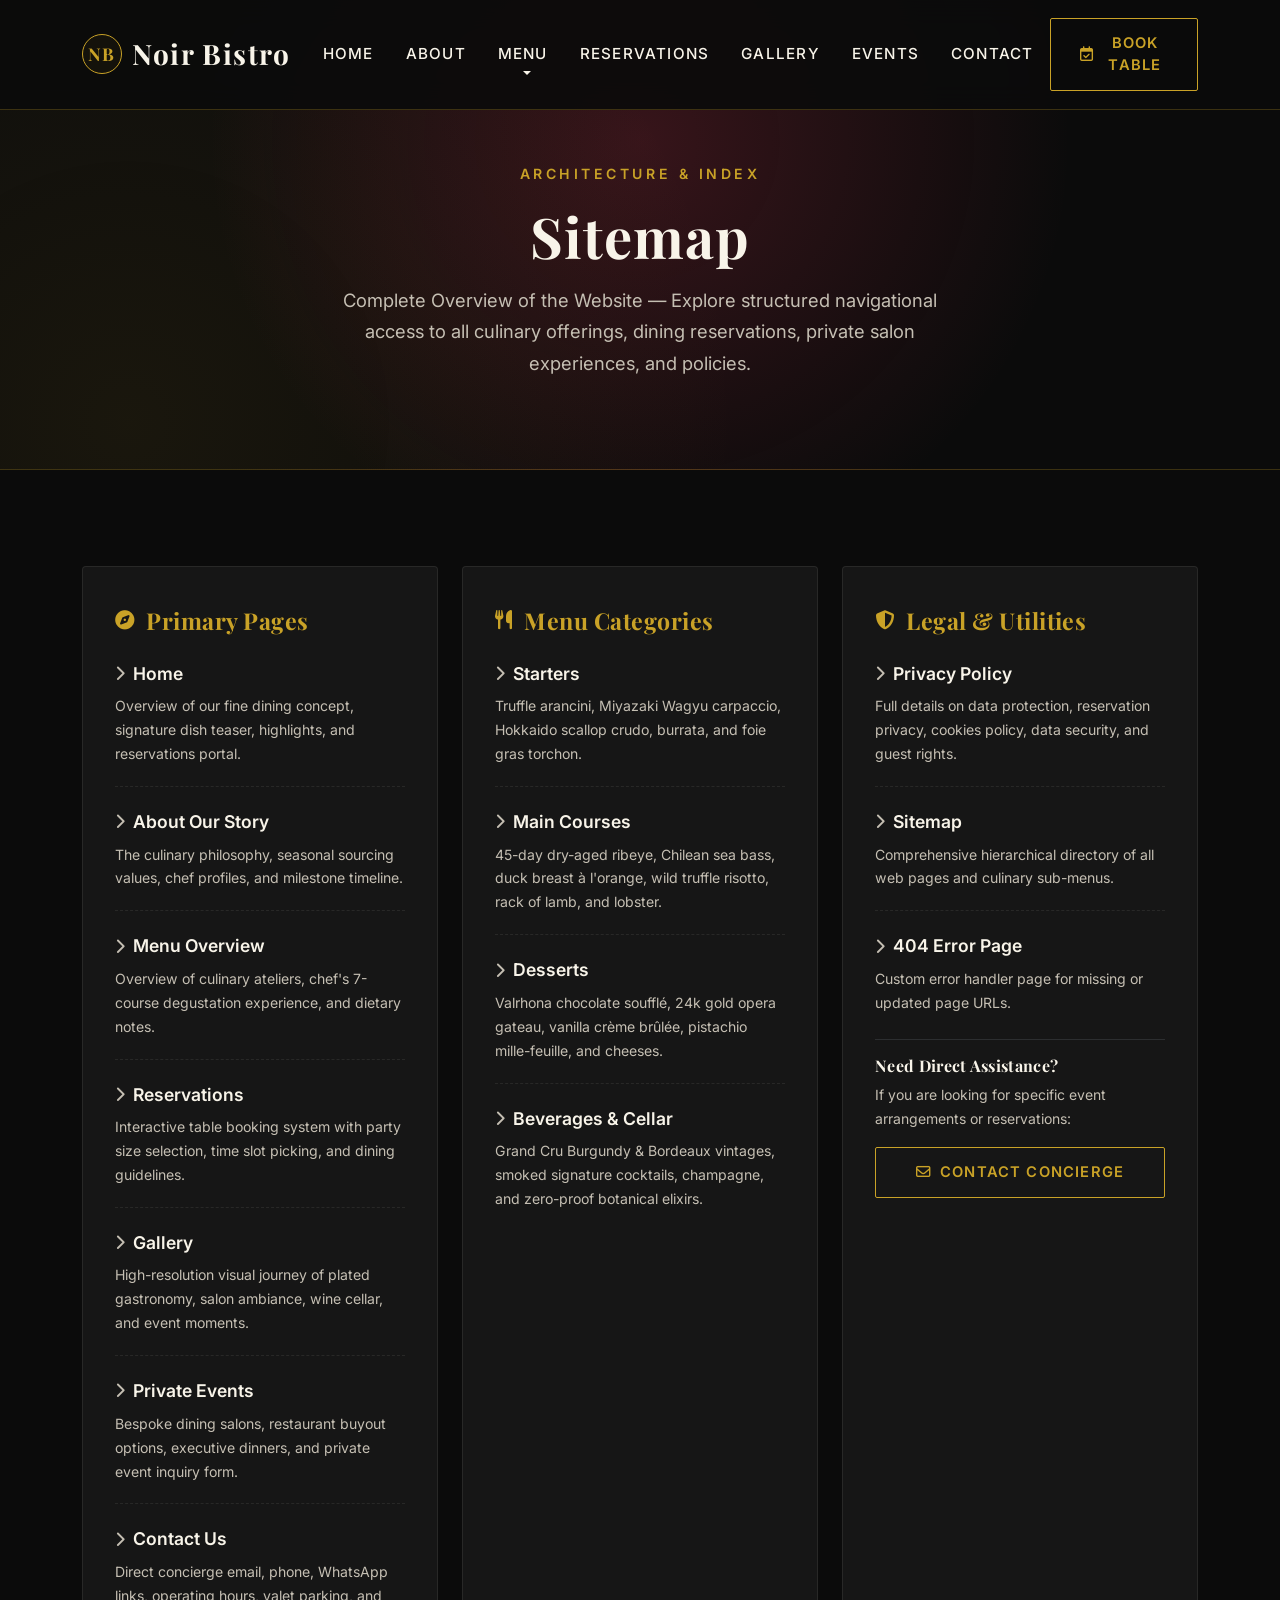
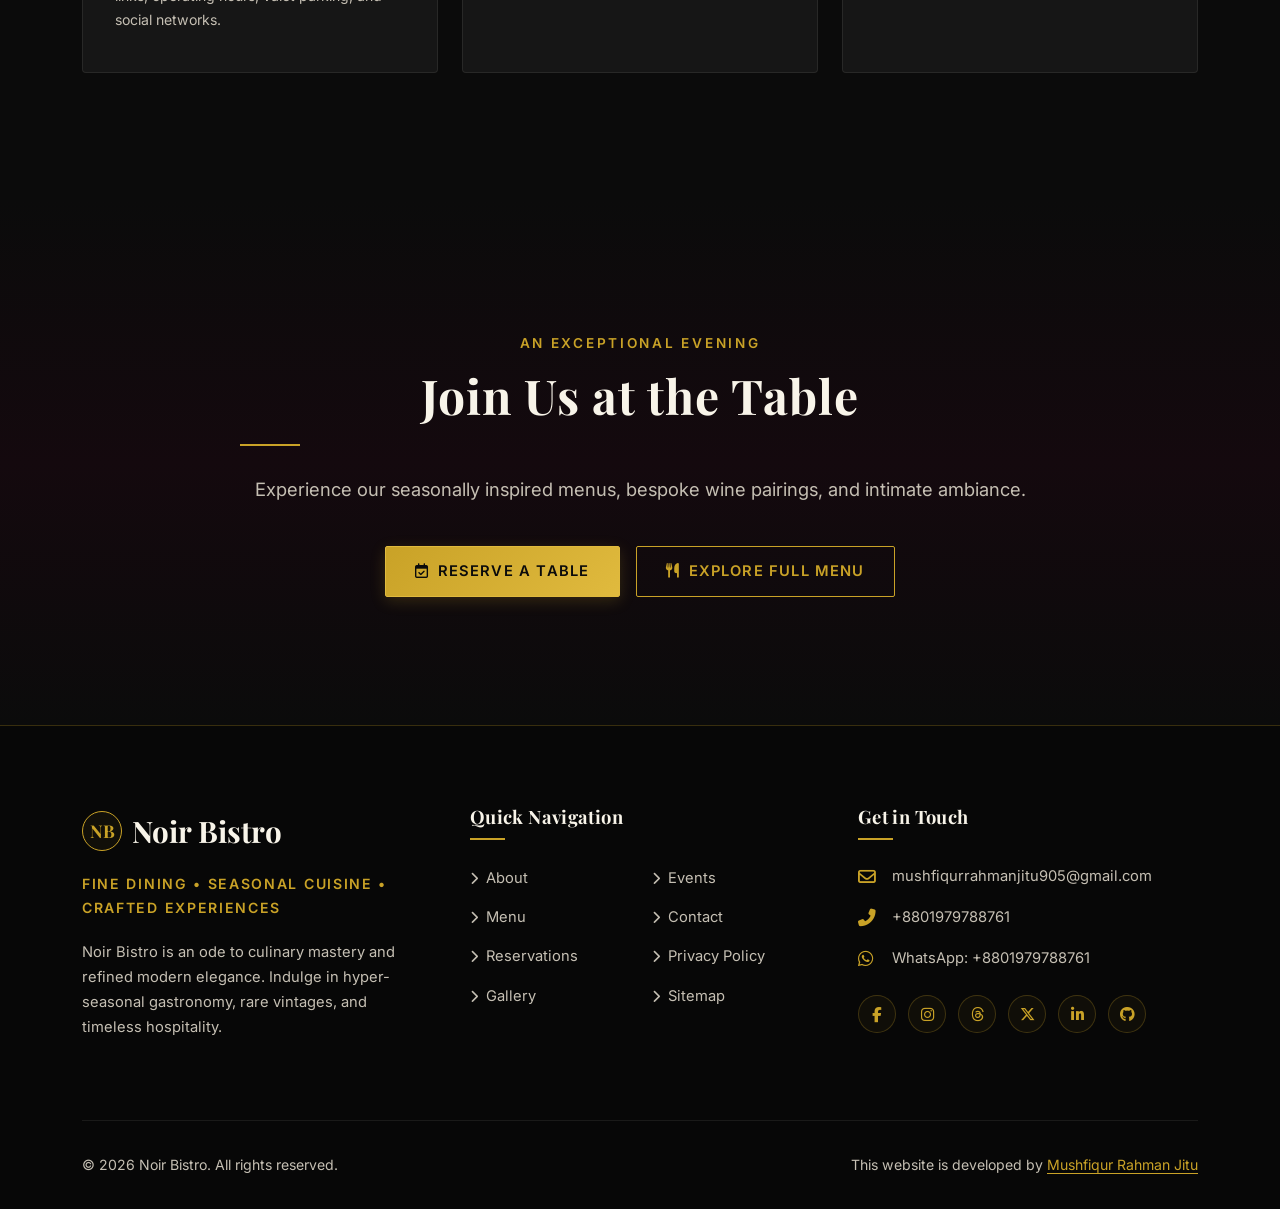
<file: sitemap.html>
<!DOCTYPE html>
<html lang="en">
<head>
  <meta charset="UTF-8">
  <meta name="viewport" content="width=device-width, initial-scale=1.0">
  <title>Sitemap | Noir Bistro - Complete Website Directory & Navigation</title>
  <meta name="description" content="View the complete sitemap directory for Noir Bistro. Access direct links to all culinary menu categories, reservations, private dining events, and legal pages.">
  <meta name="keywords" content="Noir Bistro sitemap, website navigation, fine dining directory, food menu links, restaurant pages">
  <meta name="author" content="Mushfiqur Rahman Jitu">
  <meta property="og:title" content="Sitemap | Noir Bistro">
  <meta property="og:description" content="Complete Overview of the Website. Direct links to all pages at Noir Bistro.">
  <meta property="og:type" content="website">

  <link rel="preconnect" href="https://fonts.googleapis.com">
  <link rel="preconnect" href="https://fonts.gstatic.com" crossorigin>
  <link href="https://fonts.googleapis.com/css2?family=Inter:wght@300;400;500;600;700&family=Playfair+Display:ital,wght@0,400;0,600;0,700;0,900;1,400;1,600&display=swap" rel="stylesheet">

  <link href="https://cdn.jsdelivr.net/npm/bootstrap@5.3.3/dist/css/bootstrap.min.css" rel="stylesheet">
  <link rel="stylesheet" href="https://cdnjs.cloudflare.com/ajax/libs/font-awesome/6.5.1/css/all.min.css">
  <link rel="stylesheet" href="https://cdn.jsdelivr.net/npm/bootstrap-icons@1.11.3/font/bootstrap-icons.min.css">

  <link rel="stylesheet" href="css/sitemap.css">
</head>
<body>

  <!-- Navigation Header -->
  <header>
    <nav class="navbar navbar-expand-lg navbar-dark navbar-custom fixed-top">
      <div class="container">
        <a class="navbar-brand" href="index.html">
          <span class="brand-monogram">NB</span>
          <span>Noir Bistro</span>
        </a>

        <button class="navbar-toggler navbar-toggler-custom" type="button" data-bs-toggle="collapse" data-bs-target="#navbarNoir" aria-controls="navbarNoir" aria-expanded="false" aria-label="Toggle navigation">
          <i class="fas fa-bars"></i>
        </button>

        <div class="collapse navbar-collapse" id="navbarNoir">
          <ul class="navbar-nav mx-auto mb-2 mb-lg-0">
            <li class="nav-item">
              <a class="nav-link" href="index.html">Home</a>
            </li>
            <li class="nav-item">
              <a class="nav-link" href="about.html">About</a>
            </li>
            <li class="nav-item dropdown">
              <a class="nav-link dropdown-toggle" href="menu.html" id="menuDropdown" role="button" data-bs-toggle="dropdown" aria-expanded="false">
                Menu
              </a>
              <ul class="dropdown-menu dropdown-menu-dark-custom" aria-labelledby="menuDropdown">
                <li><a class="dropdown-item dropdown-item-custom" href="menu.html">Full Menu</a></li>
                <li><hr class="dropdown-divider border-secondary opacity-25"></li>
                <li><a class="dropdown-item dropdown-item-custom" href="starters.html">Starters</a></li>
                <li><a class="dropdown-item dropdown-item-custom" href="main-courses.html">Main Courses</a></li>
                <li><a class="dropdown-item dropdown-item-custom" href="desserts.html">Desserts</a></li>
                <li><a class="dropdown-item dropdown-item-custom" href="beverages.html">Beverages</a></li>
              </ul>
            </li>
            <li class="nav-item">
              <a class="nav-link" href="reservations.html">Reservations</a>
            </li>
            <li class="nav-item">
              <a class="nav-link" href="gallery.html">Gallery</a>
            </li>
            <li class="nav-item">
              <a class="nav-link" href="events.html">Events</a>
            </li>
            <li class="nav-item">
              <a class="nav-link" href="contact.html">Contact</a>
            </li>
          </ul>

          <div class="d-flex align-items-center">
            <a href="reservations.html" class="btn btn-outline-gold d-none d-lg-inline-flex">
              <i class="far fa-calendar-check"></i> Book Table
            </a>
          </div>
        </div>
      </div>
    </nav>
  </header>

  <main>
    <!-- Page Hero / Banner -->
    <section class="page-hero">
      <div class="container">
        <span class="page-hero-tag">Architecture & Index</span>
        <h1 class="page-hero-title">Sitemap</h1>
        <p class="page-hero-subtitle">
          Complete Overview of the Website &mdash; Explore structured navigational access to all culinary offerings, dining reservations, private salon experiences, and policies.
        </p>
      </div>
    </section>

    <!-- Sitemap Main Directory Section -->
    <section class="sitemap-main-section">
      <div class="container">
        <div class="row g-4">
          <!-- Column 1: Main Pages -->
          <div class="col-lg-4 col-md-6">
            <div class="sitemap-group-card">
              <h3 class="sitemap-group-title">
                <i class="fas fa-compass"></i> Primary Pages
              </h3>
              <ul class="sitemap-tree-list">
                <li>
                  <a href="index.html" class="sitemap-page-link">
                    <i class="fas fa-chevron-right small text-muted"></i> Home
                  </a>
                  <p class="sitemap-page-desc">Overview of our fine dining concept, signature dish teaser, highlights, and reservations portal.</p>
                </li>
                <li>
                  <a href="about.html" class="sitemap-page-link">
                    <i class="fas fa-chevron-right small text-muted"></i> About Our Story
                  </a>
                  <p class="sitemap-page-desc">The culinary philosophy, seasonal sourcing values, chef profiles, and milestone timeline.</p>
                </li>
                <li>
                  <a href="menu.html" class="sitemap-page-link">
                    <i class="fas fa-chevron-right small text-muted"></i> Menu Overview
                  </a>
                  <p class="sitemap-page-desc">Overview of culinary ateliers, chef's 7-course degustation experience, and dietary notes.</p>
                </li>
                <li>
                  <a href="reservations.html" class="sitemap-page-link">
                    <i class="fas fa-chevron-right small text-muted"></i> Reservations
                  </a>
                  <p class="sitemap-page-desc">Interactive table booking system with party size selection, time slot picking, and dining guidelines.</p>
                </li>
                <li>
                  <a href="gallery.html" class="sitemap-page-link">
                    <i class="fas fa-chevron-right small text-muted"></i> Gallery
                  </a>
                  <p class="sitemap-page-desc">High-resolution visual journey of plated gastronomy, salon ambiance, wine cellar, and event moments.</p>
                </li>
                <li>
                  <a href="events.html" class="sitemap-page-link">
                    <i class="fas fa-chevron-right small text-muted"></i> Private Events
                  </a>
                  <p class="sitemap-page-desc">Bespoke dining salons, restaurant buyout options, executive dinners, and private event inquiry form.</p>
                </li>
                <li>
                  <a href="contact.html" class="sitemap-page-link">
                    <i class="fas fa-chevron-right small text-muted"></i> Contact Us
                  </a>
                  <p class="sitemap-page-desc">Direct concierge email, phone, WhatsApp links, operating hours, valet parking, and social networks.</p>
                </li>
              </ul>
            </div>
          </div>

          <!-- Column 2: Menu Categories -->
          <div class="col-lg-4 col-md-6">
            <div class="sitemap-group-card">
              <h3 class="sitemap-group-title">
                <i class="fas fa-utensils"></i> Menu Categories
              </h3>
              <ul class="sitemap-tree-list">
                <li>
                  <a href="starters.html" class="sitemap-page-link">
                    <i class="fas fa-chevron-right small text-muted"></i> Starters
                  </a>
                  <p class="sitemap-page-desc">Truffle arancini, Miyazaki Wagyu carpaccio, Hokkaido scallop crudo, burrata, and foie gras torchon.</p>
                </li>
                <li>
                  <a href="main-courses.html" class="sitemap-page-link">
                    <i class="fas fa-chevron-right small text-muted"></i> Main Courses
                  </a>
                  <p class="sitemap-page-desc">45-day dry-aged ribeye, Chilean sea bass, duck breast à l'orange, wild truffle risotto, rack of lamb, and lobster.</p>
                </li>
                <li>
                  <a href="desserts.html" class="sitemap-page-link">
                    <i class="fas fa-chevron-right small text-muted"></i> Desserts
                  </a>
                  <p class="sitemap-page-desc">Valrhona chocolate soufflé, 24k gold opera gateau, vanilla crème brûlée, pistachio mille-feuille, and cheeses.</p>
                </li>
                <li>
                  <a href="beverages.html" class="sitemap-page-link">
                    <i class="fas fa-chevron-right small text-muted"></i> Beverages & Cellar
                  </a>
                  <p class="sitemap-page-desc">Grand Cru Burgundy & Bordeaux vintages, smoked signature cocktails, champagne, and zero-proof botanical elixirs.</p>
                </li>
              </ul>
            </div>
          </div>

          <!-- Column 3: Utility & Legal -->
          <div class="col-lg-4 col-md-12">
            <div class="sitemap-group-card">
              <h3 class="sitemap-group-title">
                <i class="fas fa-shield-alt"></i> Legal & Utilities
              </h3>
              <ul class="sitemap-tree-list">
                <li>
                  <a href="privacy-policy.html" class="sitemap-page-link">
                    <i class="fas fa-chevron-right small text-muted"></i> Privacy Policy
                  </a>
                  <p class="sitemap-page-desc">Full details on data protection, reservation privacy, cookies policy, data security, and guest rights.</p>
                </li>
                <li>
                  <a href="sitemap.html" class="sitemap-page-link">
                    <i class="fas fa-chevron-right small text-muted"></i> Sitemap
                  </a>
                  <p class="sitemap-page-desc">Comprehensive hierarchical directory of all web pages and culinary sub-menus.</p>
                </li>
                <li>
                  <a href="404.html" class="sitemap-page-link">
                    <i class="fas fa-chevron-right small text-muted"></i> 404 Error Page
                  </a>
                  <p class="sitemap-page-desc">Custom error handler page for missing or updated page URLs.</p>
                </li>
              </ul>

              <div class="mt-4 pt-3 border-top border-secondary border-opacity-25">
                <h5 class="text-gold fs-6 mb-2">Need Direct Assistance?</h5>
                <p class="text-muted small mb-3">If you are looking for specific event arrangements or reservations:</p>
                <a href="contact.html" class="btn btn-outline-gold w-100 btn-sm">
                  <i class="far fa-envelope"></i> Contact Concierge
                </a>
              </div>
            </div>
          </div>
        </div>
      </div>
    </section>

    <!-- Call to Action Section -->
    <section class="cta-section">
      <div class="container">
        <div class="cta-box">
          <span class="section-tag">An Exceptional Evening</span>
          <h2>Join Us at the Table</h2>
          <div class="section-divider center"></div>
          <p>
            Experience our seasonally inspired menus, bespoke wine pairings, and intimate ambiance.
          </p>
          <div class="d-flex justify-content-center flex-wrap gap-3">
            <a href="reservations.html" class="btn btn-gold">
              <i class="far fa-calendar-check"></i> Reserve a Table
            </a>
            <a href="menu.html" class="btn btn-outline-gold">
              <i class="fas fa-utensils"></i> Explore Full Menu
            </a>
          </div>
        </div>
      </div>
    </section>
  </main>

  <!-- Footer -->
  <footer class="footer-custom">
    <div class="container">
      <div class="row g-5">
        <!-- Left Column: Brand & Story -->
        <div class="col-lg-4 col-md-6">
          <div class="footer-brand">
            <span class="brand-monogram">NB</span>
            <span>Noir Bistro</span>
          </div>
          <p class="footer-tagline">Fine Dining &bull; Seasonal Cuisine &bull; Crafted Experiences</p>
          <p class="footer-desc">
            Noir Bistro is an ode to culinary mastery and refined modern elegance. Indulge in hyper-seasonal gastronomy, rare vintages, and timeless hospitality.
          </p>
        </div>

        <!-- Middle Column: Quick Links -->
        <div class="col-lg-4 col-md-6">
          <h4 class="footer-heading">Quick Navigation</h4>
          <div class="row">
            <div class="col-6">
              <ul class="footer-links">
                <li><a href="about.html"><i class="fas fa-chevron-right small"></i> About</a></li>
                <li><a href="menu.html"><i class="fas fa-chevron-right small"></i> Menu</a></li>
                <li><a href="reservations.html"><i class="fas fa-chevron-right small"></i> Reservations</a></li>
                <li><a href="gallery.html"><i class="fas fa-chevron-right small"></i> Gallery</a></li>
              </ul>
            </div>
            <div class="col-6">
              <ul class="footer-links">
                <li><a href="events.html"><i class="fas fa-chevron-right small"></i> Events</a></li>
                <li><a href="contact.html"><i class="fas fa-chevron-right small"></i> Contact</a></li>
                <li><a href="privacy-policy.html"><i class="fas fa-chevron-right small"></i> Privacy Policy</a></li>
                <li><a href="sitemap.html"><i class="fas fa-chevron-right small"></i> Sitemap</a></li>
              </ul>
            </div>
          </div>
        </div>

        <!-- Right Column: Contact & Social -->
        <div class="col-lg-4 col-md-12">
          <h4 class="footer-heading">Get in Touch</h4>
          <div class="footer-contact-item">
            <i class="far fa-envelope"></i>
            <a href="mailto:mushfiqurrahmanjitu905@gmail.com">mushfiqurrahmanjitu905@gmail.com</a>
          </div>
          <div class="footer-contact-item">
            <i class="fas fa-phone-alt"></i>
            <a href="tel:+8801979788761">+8801979788761</a>
          </div>
          <div class="footer-contact-item">
            <i class="fab fa-whatsapp"></i>
            <a href="https://wa.me/8801979788761" target="_blank" rel="noopener noreferrer">WhatsApp: +8801979788761</a>
          </div>

          <div class="social-links">
            <a href="https://www.facebook.com/profile.php?id=61593615472090" class="social-icon" target="_blank" rel="noopener noreferrer" aria-label="Facebook">
              <i class="fab fa-facebook-f"></i>
            </a>
            <a href="https://www.instagram.com/mr.jitu.905/" class="social-icon" target="_blank" rel="noopener noreferrer" aria-label="Instagram">
              <i class="fab fa-instagram"></i>
            </a>
            <a href="https://www.threads.com/@mr.jitu.905" class="social-icon" target="_blank" rel="noopener noreferrer" aria-label="Threads">
              <i class="fab fa-threads"></i>
            </a>
            <a href="https://x.com/mrjitu905" class="social-icon" target="_blank" rel="noopener noreferrer" aria-label="X (Twitter)">
              <i class="fab fa-x-twitter"></i>
            </a>
            <a href="https://www.linkedin.com/in/mrjitu905/" class="social-icon" target="_blank" rel="noopener noreferrer" aria-label="LinkedIn">
              <i class="fab fa-linkedin-in"></i>
            </a>
            <a href="https://github.com/mr-jitu-905" class="social-icon" target="_blank" rel="noopener noreferrer" aria-label="GitHub">
              <i class="fab fa-github"></i>
            </a>
          </div>
        </div>
      </div>

      <!-- Bottom Bar -->
      <div class="footer-bottom">
        <div class="row align-items-center">
          <div class="col-md-6 text-center text-md-start mb-3 mb-md-0">
            &copy; 2026 Noir Bistro. All rights reserved.
          </div>
          <div class="col-md-6 text-center text-md-end">
            This website is developed by <a href="https://jitu.gitlinkitsolutions.com/" target="_blank" rel="noopener noreferrer">Mushfiqur Rahman Jitu</a>
          </div>
        </div>
      </div>
    </div>
  </footer>

  <script src="https://code.jquery.com/jquery-3.7.1.min.js"></script>
  <script src="https://cdn.jsdelivr.net/npm/bootstrap@5.3.3/dist/js/bootstrap.bundle.min.js"></script>
  <script src="js/sitemap.js"></script>
</body>
</html>
</file>
<file: css/beverages.css>
:root {
  --bs-body-bg: #0B0B0B;
  --bs-body-color: #F8F4E9;
  --bs-secondary-color: #C5BFB3;
  --bs-secondary-bg: #1F1F1F;
  --bs-tertiary-color: #A8A296;
  --bs-tertiary-bg: #161616;
  --bs-border-color: rgba(248, 244, 233, 0.12);
  --bs-link-color: #C9A227;
  --bs-link-hover-color: #E0BA3E;
  --bg-dark: #0B0B0B;
  --bg-surface: #161616;
  --bg-surface-elevated: #1F1F1F;
  --bg-surface-card: #181818;
  --text-cream: #F8F4E9;
  --text-muted: #C5BFB3;
  --gold-primary: #C9A227;
  --gold-light: #E0BA3E;
  --gold-dark: #9E7D1A;
  --burgundy-primary: #E63956;
  --burgundy-dark: #A81836;
  --burgundy-light: #FF5C80;
  --border-gold: rgba(201, 162, 39, 0.25);
  --border-subtle: rgba(248, 244, 233, 0.08);
  --font-heading: 'Playfair Display', Georgia, serif;
  --font-body: 'Inter', -apple-system, BlinkMacSystemFont, 'Segoe UI', Roboto, sans-serif;
  --shadow-soft: 0 10px 30px rgba(0, 0, 0, 0.5);
  --shadow-gold: 0 8px 25px rgba(201, 162, 39, 0.15);
  --transition: all 0.35s cubic-bezier(0.16, 1, 0.3, 1);
}

*, *::before, *::after {
  box-sizing: border-box;
  margin: 0;
  padding: 0;
}

body {
  background-color: var(--bg-dark);
  color: var(--text-cream);
  font-family: var(--font-body);
  line-height: 1.7;
  font-weight: 400;
  overflow-x: hidden;
  -webkit-font-smoothing: antialiased;
}

h1, h2, h3, h4, h5, h6 {
  font-family: var(--font-heading);
  color: var(--text-cream);
  font-weight: 700;
  letter-spacing: 0.02em;
}

a {
  color: inherit;
  text-decoration: none;
  transition: var(--transition);
}

a:hover {
  color: var(--gold-light);
}

img {
  max-width: 100%;
  height: auto;
  display: block;
}

/* Header & Navigation */
.navbar-custom {
  background-color: rgba(11, 11, 11, 0.92);
  backdrop-filter: blur(14px);
  -webkit-backdrop-filter: blur(14px);
  border-bottom: 1px solid var(--border-gold);
  padding: 1.1rem 0;
  transition: var(--transition);
  z-index: 1050;
}

.navbar-custom.scrolled {
  padding: 0.75rem 0;
  background-color: rgba(11, 11, 11, 0.98);
  box-shadow: 0 8px 25px rgba(0, 0, 0, 0.7);
}

.navbar-brand {
  font-family: var(--font-heading);
  font-size: 1.75rem;
  font-weight: 700;
  color: var(--text-cream) !important;
  letter-spacing: 0.05em;
  display: flex;
  align-items: center;
  gap: 0.65rem;
}

.brand-monogram {
  display: inline-flex;
  align-items: center;
  justify-content: center;
  width: 40px;
  height: 40px;
  border: 1.5px solid var(--gold-primary);
  border-radius: 50%;
  color: var(--gold-primary);
  font-size: 1.1rem;
  font-weight: 700;
  background: rgba(201, 162, 39, 0.05);
}

.nav-link {
  font-size: 0.95rem;
  font-weight: 500;
  color: var(--text-cream) !important;
  text-transform: uppercase;
  letter-spacing: 0.08em;
  padding: 0.5rem 1rem !important;
  position: relative;
  transition: var(--transition);
}

.nav-link::after {
  content: '';
  position: absolute;
  bottom: 0;
  left: 50%;
  width: 0;
  height: 2px;
  background: linear-gradient(90deg, var(--gold-primary), var(--gold-light));
  transition: var(--transition);
  transform: translateX(-50%);
}

.nav-link:hover::after,
.nav-link.active::after {
  width: 70%;
}

.nav-link:hover,
.nav-link.active {
  color: var(--gold-primary) !important;
}

.dropdown-menu-dark-custom {
  background-color: var(--bg-surface-elevated);
  border: 1px solid var(--border-gold);
  border-radius: 4px;
  padding: 0.65rem 0;
  box-shadow: 0 15px 35px rgba(0, 0, 0, 0.6);
  margin-top: 0.5rem;
}

.dropdown-item-custom {
  font-size: 0.9rem;
  font-weight: 500;
  color: var(--text-cream);
  padding: 0.6rem 1.4rem;
  text-transform: uppercase;
  letter-spacing: 0.06em;
  transition: var(--transition);
}

.dropdown-item-custom:hover {
  background-color: rgba(201, 162, 39, 0.12);
  color: var(--gold-primary);
  padding-left: 1.65rem;
}

.navbar-toggler-custom {
  border: 1px solid var(--border-gold);
  padding: 0.5rem 0.75rem;
  color: var(--gold-primary);
  background: transparent;
  outline: none;
  box-shadow: none;
}

.navbar-toggler-custom:focus {
  box-shadow: 0 0 0 2px var(--gold-primary);
}

/* Buttons */
.btn-gold {
  display: inline-flex;
  align-items: center;
  justify-content: center;
  gap: 0.5rem;
  background: linear-gradient(135deg, var(--gold-primary), var(--gold-light));
  color: #0B0B0B;
  font-weight: 600;
  font-size: 0.92rem;
  text-transform: uppercase;
  letter-spacing: 0.08em;
  padding: 0.85rem 1.85rem;
  border-radius: 2px;
  border: 1px solid var(--gold-light);
  box-shadow: 0 4px 15px rgba(201, 162, 39, 0.2);
  transition: var(--transition);
}

.btn-gold:hover {
  background: linear-gradient(135deg, var(--gold-light), #F0D070);
  color: #000000;
  transform: translateY(-2px);
  box-shadow: 0 8px 25px rgba(201, 162, 39, 0.35);
}

.btn-outline-gold {
  display: inline-flex;
  align-items: center;
  justify-content: center;
  gap: 0.5rem;
  background: transparent;
  color: var(--gold-primary);
  font-weight: 600;
  font-size: 0.92rem;
  text-transform: uppercase;
  letter-spacing: 0.08em;
  padding: 0.85rem 1.85rem;
  border-radius: 2px;
  border: 1px solid var(--gold-primary);
  transition: var(--transition);
}

.btn-outline-gold:hover {
  background: var(--gold-primary);
  color: #0B0B0B;
  transform: translateY(-2px);
  box-shadow: 0 6px 20px rgba(201, 162, 39, 0.25);
}

.btn-burgundy {
  display: inline-flex;
  align-items: center;
  justify-content: center;
  gap: 0.5rem;
  background: linear-gradient(135deg, var(--burgundy-primary), var(--burgundy-light));
  color: #FFFFFF;
  font-weight: 600;
  font-size: 0.92rem;
  text-transform: uppercase;
  letter-spacing: 0.08em;
  padding: 0.85rem 1.85rem;
  border-radius: 2px;
  border: 1px solid var(--burgundy-light);
  box-shadow: 0 4px 15px rgba(230, 57, 86, 0.35);
  transition: var(--transition);
}

.btn-burgundy:hover {
  background: linear-gradient(135deg, var(--burgundy-light), #FF7B99);
  color: #FFFFFF;
  transform: translateY(-2px);
  box-shadow: 0 8px 25px rgba(230, 57, 86, 0.5);
}

/* Page Hero Banner */
.page-hero {
  position: relative;
  padding: 160px 0 90px;
  background: radial-gradient(circle at 50% 30%, rgba(230, 57, 86, 0.2), transparent 60%),
              radial-gradient(circle at 10% 90%, rgba(201, 162, 39, 0.08), transparent 50%),
              #0B0B0B;
  text-align: center;
  border-bottom: 1px solid var(--border-gold);
}

.page-hero-tag {
  font-size: 0.88rem;
  font-weight: 600;
  text-transform: uppercase;
  letter-spacing: 0.25em;
  color: var(--gold-primary);
  display: inline-block;
  margin-bottom: 1rem;
}

.page-hero-title {
  font-size: 3.5rem;
  font-weight: 700;
  margin-bottom: 1rem;
}

.page-hero-subtitle {
  font-size: 1.15rem;
  color: var(--text-muted);
  max-width: 600px;
  margin: 0 auto;
}

/* Section Shared */
.section-tag {
  font-size: 0.85rem;
  font-weight: 600;
  text-transform: uppercase;
  letter-spacing: 0.2em;
  color: var(--gold-primary);
  display: inline-block;
  margin-bottom: 0.75rem;
}

.section-title {
  font-size: 2.5rem;
  line-height: 1.25;
  margin-bottom: 1rem;
}

.section-divider {
  width: 60px;
  height: 2px;
  background: var(--gold-primary);
  margin: 1.25rem 0 1.75rem;
}

.section-divider.center {
  margin-left: auto;
  margin-right: auto;
}

/* Category Subnav Bar */
.category-subnav {
  background: var(--bg-surface-elevated);
  border-bottom: 1px solid var(--border-subtle);
  padding: 1rem 0;
}

.subnav-pills {
  display: flex;
  justify-content: center;
  gap: 1rem;
  flex-wrap: wrap;
}

.subnav-link {
  font-size: 0.88rem;
  text-transform: uppercase;
  letter-spacing: 0.1em;
  padding: 0.5rem 1.25rem;
  border-radius: 30px;
  border: 1px solid var(--border-subtle);
  color: var(--text-muted);
  font-weight: 500;
  transition: var(--transition);
}

.subnav-link:hover,
.subnav-link.active {
  background: var(--gold-primary);
  color: #0B0B0B;
  border-color: var(--gold-primary);
}

/* Beverage Sections */
.beverage-group-section {
  padding: 5rem 0;
  border-bottom: 1px solid var(--border-subtle);
}

.beverage-group-section:nth-child(even) {
  background-color: var(--bg-surface);
}

.beverage-group-section:nth-child(odd) {
  background-color: var(--bg-dark);
}

.beverage-item-card {
  background: var(--bg-surface-card);
  border: 1px solid var(--border-subtle);
  border-radius: 4px;
  padding: 1.5rem 1.75rem;
  height: 100%;
  transition: var(--transition);
}

.beverage-item-card:hover {
  border-color: var(--gold-primary);
  transform: translateY(-4px);
  box-shadow: 0 10px 25px rgba(0, 0, 0, 0.4);
}

.beverage-header {
  display: flex;
  justify-content: space-between;
  align-items: baseline;
  margin-bottom: 0.5rem;
  gap: 1rem;
}

.beverage-name {
  font-size: 1.2rem;
  margin-bottom: 0;
}

.beverage-price {
  font-family: var(--font-heading);
  color: var(--gold-primary);
  font-size: 1.15rem;
  font-weight: 700;
  white-space: nowrap;
}

.beverage-details {
  font-size: 0.88rem;
  color: var(--text-muted);
  margin-bottom: 0;
}

.beverage-vintage-tag {
  font-size: 0.75rem;
  color: var(--gold-light);
  text-transform: uppercase;
  letter-spacing: 0.08em;
  font-weight: 600;
  margin-bottom: 0.25rem;
  display: block;
}

/* Call to Action Section */
.cta-section {
  padding: 8rem 0;
  position: relative;
  background: linear-gradient(180deg, var(--bg-dark), #14090E, var(--bg-dark));
  text-align: center;
}

.cta-box {
  max-width: 800px;
  margin: 0 auto;
}

.cta-box h2 {
  font-size: 3rem;
  margin-bottom: 1.25rem;
}

.cta-box p {
  font-size: 1.15rem;
  color: var(--text-muted);
  margin-bottom: 2.5rem;
}

/* Footer Section */
.footer-custom {
  background-color: #070707;
  border-top: 1px solid var(--border-gold);
  padding: 5rem 0 2rem;
  color: var(--text-cream);
}

.footer-brand {
  font-family: var(--font-heading);
  font-size: 1.85rem;
  font-weight: 700;
  color: var(--text-cream);
  margin-bottom: 1rem;
  display: flex;
  align-items: center;
  gap: 0.65rem;
}

.footer-tagline {
  color: var(--gold-primary);
  font-size: 0.88rem;
  text-transform: uppercase;
  letter-spacing: 0.12em;
  margin-bottom: 1.25rem;
  font-weight: 600;
}

.footer-desc {
  font-size: 0.92rem;
  color: var(--text-muted);
  line-height: 1.7;
}

.footer-heading {
  font-size: 1.15rem;
  font-weight: 700;
  margin-bottom: 1.5rem;
  position: relative;
  padding-bottom: 0.75rem;
}

.footer-heading::after {
  content: '';
  position: absolute;
  bottom: 0;
  left: 0;
  width: 35px;
  height: 2px;
  background: var(--gold-primary);
}

.footer-links {
  list-style: none;
  padding: 0;
  margin: 0;
}

.footer-links li {
  margin-bottom: 0.75rem;
}

.footer-links a {
  color: var(--text-muted);
  font-size: 0.92rem;
  transition: var(--transition);
  display: inline-flex;
  align-items: center;
  gap: 0.5rem;
}

.footer-links a:hover {
  color: var(--gold-primary);
  transform: translateX(4px);
}

.footer-contact-item {
  display: flex;
  align-items: center;
  gap: 0.85rem;
  margin-bottom: 1rem;
  color: var(--text-muted);
  font-size: 0.92rem;
}

.footer-contact-item i {
  color: var(--gold-primary);
  font-size: 1.1rem;
  width: 20px;
}

.social-links {
  display: flex;
  gap: 0.75rem;
  margin-top: 1.5rem;
}

.social-icon {
  width: 38px;
  height: 38px;
  border: 1px solid var(--border-gold);
  border-radius: 50%;
  display: flex;
  align-items: center;
  justify-content: center;
  color: var(--gold-primary);
  background: rgba(201, 162, 39, 0.05);
  font-size: 0.95rem;
  transition: var(--transition);
}

.social-icon:hover {
  background: var(--gold-primary);
  color: #0B0B0B;
  transform: translateY(-3px);
  box-shadow: 0 4px 12px rgba(201, 162, 39, 0.3);
}

.footer-bottom {
  margin-top: 4rem;
  padding-top: 2rem;
  border-top: 1px solid var(--border-subtle);
  font-size: 0.88rem;
  color: var(--text-muted);
}

.footer-bottom a {
  color: var(--gold-primary);
  text-decoration: underline;
  text-underline-offset: 3px;
}

.footer-bottom a:hover {
  color: var(--gold-light);
}

@media (max-width: 991px) {
  .page-hero-title {
    font-size: 2.75rem;
  }
  .navbar-collapse {
    background-color: var(--bg-surface-elevated);
    border: 1px solid var(--border-gold);
    border-radius: 4px;
    padding: 1.25rem;
    margin-top: 1rem;
  }
}

.text-muted,
.text-secondary {
  color: var(--bs-secondary-color) !important;
}
</file>
<file: css/contact.css>
:root {
  --bs-body-bg: #0B0B0B;
  --bs-body-color: #F8F4E9;
  --bs-secondary-color: #C5BFB3;
  --bs-secondary-bg: #1F1F1F;
  --bs-tertiary-color: #A8A296;
  --bs-tertiary-bg: #161616;
  --bs-border-color: rgba(248, 244, 233, 0.12);
  --bs-link-color: #C9A227;
  --bs-link-hover-color: #E0BA3E;
  --bg-dark: #0B0B0B;
  --bg-surface: #161616;
  --bg-surface-elevated: #1F1F1F;
  --bg-surface-card: #181818;
  --text-cream: #F8F4E9;
  --text-muted: #C5BFB3;
  --gold-primary: #C9A227;
  --gold-light: #E0BA3E;
  --gold-dark: #9E7D1A;
  --burgundy-primary: #E63956;
  --burgundy-dark: #A81836;
  --burgundy-light: #FF5C80;
  --border-gold: rgba(201, 162, 39, 0.25);
  --border-subtle: rgba(248, 244, 233, 0.08);
  --font-heading: 'Playfair Display', Georgia, serif;
  --font-body: 'Inter', -apple-system, BlinkMacSystemFont, 'Segoe UI', Roboto, sans-serif;
  --shadow-soft: 0 10px 30px rgba(0, 0, 0, 0.5);
  --shadow-gold: 0 8px 25px rgba(201, 162, 39, 0.15);
  --transition: all 0.35s cubic-bezier(0.16, 1, 0.3, 1);
}

*, *::before, *::after {
  box-sizing: border-box;
  margin: 0;
  padding: 0;
}

body {
  background-color: var(--bg-dark);
  color: var(--text-cream);
  font-family: var(--font-body);
  line-height: 1.7;
  font-weight: 400;
  overflow-x: hidden;
  -webkit-font-smoothing: antialiased;
}

h1, h2, h3, h4, h5, h6 {
  font-family: var(--font-heading);
  color: var(--text-cream);
  font-weight: 700;
  letter-spacing: 0.02em;
}

a {
  color: inherit;
  text-decoration: none;
  transition: var(--transition);
}

a:hover {
  color: var(--gold-light);
}

img {
  max-width: 100%;
  height: auto;
  display: block;
}

/* Header & Navigation */
.navbar-custom {
  background-color: rgba(11, 11, 11, 0.92);
  backdrop-filter: blur(14px);
  -webkit-backdrop-filter: blur(14px);
  border-bottom: 1px solid var(--border-gold);
  padding: 1.1rem 0;
  transition: var(--transition);
  z-index: 1050;
}

.navbar-custom.scrolled {
  padding: 0.75rem 0;
  background-color: rgba(11, 11, 11, 0.98);
  box-shadow: 0 8px 25px rgba(0, 0, 0, 0.7);
}

.navbar-brand {
  font-family: var(--font-heading);
  font-size: 1.75rem;
  font-weight: 700;
  color: var(--text-cream) !important;
  letter-spacing: 0.05em;
  display: flex;
  align-items: center;
  gap: 0.65rem;
}

.brand-monogram {
  display: inline-flex;
  align-items: center;
  justify-content: center;
  width: 40px;
  height: 40px;
  border: 1.5px solid var(--gold-primary);
  border-radius: 50%;
  color: var(--gold-primary);
  font-size: 1.1rem;
  font-weight: 700;
  background: rgba(201, 162, 39, 0.05);
}

.nav-link {
  font-size: 0.95rem;
  font-weight: 500;
  color: var(--text-cream) !important;
  text-transform: uppercase;
  letter-spacing: 0.08em;
  padding: 0.5rem 1rem !important;
  position: relative;
  transition: var(--transition);
}

.nav-link::after {
  content: '';
  position: absolute;
  bottom: 0;
  left: 50%;
  width: 0;
  height: 2px;
  background: linear-gradient(90deg, var(--gold-primary), var(--gold-light));
  transition: var(--transition);
  transform: translateX(-50%);
}

.nav-link:hover::after,
.nav-link.active::after {
  width: 70%;
}

.nav-link:hover,
.nav-link.active {
  color: var(--gold-primary) !important;
}

.dropdown-menu-dark-custom {
  background-color: var(--bg-surface-elevated);
  border: 1px solid var(--border-gold);
  border-radius: 4px;
  padding: 0.65rem 0;
  box-shadow: 0 15px 35px rgba(0, 0, 0, 0.6);
  margin-top: 0.5rem;
}

.dropdown-item-custom {
  font-size: 0.9rem;
  font-weight: 500;
  color: var(--text-cream);
  padding: 0.6rem 1.4rem;
  text-transform: uppercase;
  letter-spacing: 0.06em;
  transition: var(--transition);
}

.dropdown-item-custom:hover {
  background-color: rgba(201, 162, 39, 0.12);
  color: var(--gold-primary);
  padding-left: 1.65rem;
}

.navbar-toggler-custom {
  border: 1px solid var(--border-gold);
  padding: 0.5rem 0.75rem;
  color: var(--gold-primary);
  background: transparent;
  outline: none;
  box-shadow: none;
}

.navbar-toggler-custom:focus {
  box-shadow: 0 0 0 2px var(--gold-primary);
}

/* Buttons */
.btn-gold {
  display: inline-flex;
  align-items: center;
  justify-content: center;
  gap: 0.5rem;
  background: linear-gradient(135deg, var(--gold-primary), var(--gold-light));
  color: #0B0B0B;
  font-weight: 600;
  font-size: 0.92rem;
  text-transform: uppercase;
  letter-spacing: 0.08em;
  padding: 0.85rem 1.85rem;
  border-radius: 2px;
  border: 1px solid var(--gold-light);
  box-shadow: 0 4px 15px rgba(201, 162, 39, 0.2);
  transition: var(--transition);
}

.btn-gold:hover {
  background: linear-gradient(135deg, var(--gold-light), #F0D070);
  color: #000000;
  transform: translateY(-2px);
  box-shadow: 0 8px 25px rgba(201, 162, 39, 0.35);
}

.btn-outline-gold {
  display: inline-flex;
  align-items: center;
  justify-content: center;
  gap: 0.5rem;
  background: transparent;
  color: var(--gold-primary);
  font-weight: 600;
  font-size: 0.92rem;
  text-transform: uppercase;
  letter-spacing: 0.08em;
  padding: 0.85rem 1.85rem;
  border-radius: 2px;
  border: 1px solid var(--gold-primary);
  transition: var(--transition);
}

.btn-outline-gold:hover {
  background: var(--gold-primary);
  color: #0B0B0B;
  transform: translateY(-2px);
  box-shadow: 0 6px 20px rgba(201, 162, 39, 0.25);
}

.btn-burgundy {
  display: inline-flex;
  align-items: center;
  justify-content: center;
  gap: 0.5rem;
  background: linear-gradient(135deg, var(--burgundy-primary), var(--burgundy-light));
  color: #FFFFFF;
  font-weight: 600;
  font-size: 0.92rem;
  text-transform: uppercase;
  letter-spacing: 0.08em;
  padding: 0.85rem 1.85rem;
  border-radius: 2px;
  border: 1px solid var(--burgundy-light);
  box-shadow: 0 4px 15px rgba(230, 57, 86, 0.35);
  transition: var(--transition);
}

.btn-burgundy:hover {
  background: linear-gradient(135deg, var(--burgundy-light), #FF7B99);
  color: #FFFFFF;
  transform: translateY(-2px);
  box-shadow: 0 8px 25px rgba(230, 57, 86, 0.5);
}

/* Page Hero Banner */
.page-hero {
  position: relative;
  padding: 160px 0 90px;
  background: radial-gradient(circle at 50% 30%, rgba(230, 57, 86, 0.2), transparent 60%),
              radial-gradient(circle at 10% 90%, rgba(201, 162, 39, 0.08), transparent 50%),
              #0B0B0B;
  text-align: center;
  border-bottom: 1px solid var(--border-gold);
}

.page-hero-tag {
  font-size: 0.88rem;
  font-weight: 600;
  text-transform: uppercase;
  letter-spacing: 0.25em;
  color: var(--gold-primary);
  display: inline-block;
  margin-bottom: 1rem;
}

.page-hero-title {
  font-size: 3.5rem;
  font-weight: 700;
  margin-bottom: 1rem;
}

.page-hero-subtitle {
  font-size: 1.15rem;
  color: var(--text-muted);
  max-width: 600px;
  margin: 0 auto;
}

/* Section Shared */
.section-tag {
  font-size: 0.85rem;
  font-weight: 600;
  text-transform: uppercase;
  letter-spacing: 0.2em;
  color: var(--gold-primary);
  display: inline-block;
  margin-bottom: 0.75rem;
}

.section-title {
  font-size: 2.5rem;
  line-height: 1.25;
  margin-bottom: 1rem;
}

.section-divider {
  width: 60px;
  height: 2px;
  background: var(--gold-primary);
  margin: 1.25rem 0 1.75rem;
}

.section-divider.center {
  margin-left: auto;
  margin-right: auto;
}

/* Contact Main Section */
.contact-main-section {
  padding: 6rem 0 8rem;
  background: var(--bg-dark);
}

.contact-card-box {
  background: var(--bg-surface-card);
  border: 1px solid var(--border-subtle);
  border-radius: 4px;
  padding: 2.25rem 2rem;
  height: 100%;
  transition: var(--transition);
  text-align: center;
}

.contact-card-box:hover {
  transform: translateY(-6px);
  border-color: var(--gold-primary);
  box-shadow: 0 12px 30px rgba(0, 0, 0, 0.5);
}

.contact-card-icon {
  width: 60px;
  height: 60px;
  border-radius: 50%;
  border: 1.5px solid var(--gold-primary);
  background: rgba(201, 162, 39, 0.08);
  color: var(--gold-primary);
  display: flex;
  align-items: center;
  justify-content: center;
  font-size: 1.5rem;
  margin: 0 auto 1.5rem;
}

.contact-card-title {
  font-size: 1.25rem;
  margin-bottom: 0.5rem;
}

.contact-card-link {
  color: var(--text-muted);
  font-size: 0.95rem;
  word-break: break-all;
  display: inline-block;
  transition: var(--transition);
}

.contact-card-link:hover {
  color: var(--gold-primary);
}

/* Contact Form & Hours */
.contact-form-section {
  padding: 6rem 0;
  background: var(--bg-surface);
  border-top: 1px solid var(--border-subtle);
  border-bottom: 1px solid var(--border-subtle);
}

.contact-form-card {
  background: var(--bg-surface-card);
  border: 1px solid var(--border-gold);
  border-radius: 4px;
  padding: 3rem 2.5rem;
  box-shadow: var(--shadow-soft);
}

.form-label {
  font-size: 0.88rem;
  font-weight: 600;
  text-transform: uppercase;
  letter-spacing: 0.08em;
  color: var(--text-cream);
  margin-bottom: 0.5rem;
}

.form-control-custom {
  background-color: var(--bg-surface-elevated);
  border: 1px solid var(--border-subtle);
  border-radius: 2px;
  color: var(--text-cream);
  padding: 0.85rem 1.15rem;
  font-size: 0.95rem;
  transition: var(--transition);
  width: 100%;
}

.form-control-custom:focus {
  background-color: #242424;
  border-color: var(--gold-primary);
  box-shadow: 0 0 0 3px rgba(201, 162, 39, 0.15);
  color: var(--text-cream);
  outline: none;
}

.hours-card {
  background: var(--bg-surface-card);
  border: 1px solid var(--border-subtle);
  border-radius: 4px;
  padding: 2.5rem;
  height: 100%;
}

.hours-card h3 {
  font-size: 1.35rem;
  color: var(--gold-primary);
  margin-bottom: 1.5rem;
}

.hours-row {
  display: flex;
  justify-content: space-between;
  border-bottom: 1px dashed var(--border-subtle);
  padding: 0.85rem 0;
  font-size: 0.95rem;
}

.hours-row:last-child {
  border-bottom: none;
}

/* Social Grid Hub */
.social-hub-section {
  padding: 6rem 0;
  background: var(--bg-dark);
}

.social-grid-card {
  background: var(--bg-surface-card);
  border: 1px solid var(--border-subtle);
  border-radius: 4px;
  padding: 1.75rem 1.5rem;
  display: flex;
  align-items: center;
  gap: 1.25rem;
  transition: var(--transition);
}

.social-grid-card:hover {
  border-color: var(--gold-primary);
  transform: translateY(-4px);
  background: var(--bg-surface-elevated);
}

.social-grid-icon {
  width: 48px;
  height: 48px;
  border-radius: 50%;
  border: 1px solid var(--border-gold);
  color: var(--gold-primary);
  display: flex;
  align-items: center;
  justify-content: center;
  font-size: 1.3rem;
  background: rgba(201, 162, 39, 0.05);
  flex-shrink: 0;
}

.social-grid-card:hover .social-grid-icon {
  background: var(--gold-primary);
  color: #0B0B0B;
}

.social-grid-info h5 {
  font-size: 1.1rem;
  margin-bottom: 0.15rem;
}

.social-grid-info span {
  font-size: 0.82rem;
  color: var(--text-muted);
}

/* Footer Section */
.footer-custom {
  background-color: #070707;
  border-top: 1px solid var(--border-gold);
  padding: 5rem 0 2rem;
  color: var(--text-cream);
}

.footer-brand {
  font-family: var(--font-heading);
  font-size: 1.85rem;
  font-weight: 700;
  color: var(--text-cream);
  margin-bottom: 1rem;
  display: flex;
  align-items: center;
  gap: 0.65rem;
}

.footer-tagline {
  color: var(--gold-primary);
  font-size: 0.88rem;
  text-transform: uppercase;
  letter-spacing: 0.12em;
  margin-bottom: 1.25rem;
  font-weight: 600;
}

.footer-desc {
  font-size: 0.92rem;
  color: var(--text-muted);
  line-height: 1.7;
}

.footer-heading {
  font-size: 1.15rem;
  font-weight: 700;
  margin-bottom: 1.5rem;
  position: relative;
  padding-bottom: 0.75rem;
}

.footer-heading::after {
  content: '';
  position: absolute;
  bottom: 0;
  left: 0;
  width: 35px;
  height: 2px;
  background: var(--gold-primary);
}

.footer-links {
  list-style: none;
  padding: 0;
  margin: 0;
}

.footer-links li {
  margin-bottom: 0.75rem;
}

.footer-links a {
  color: var(--text-muted);
  font-size: 0.92rem;
  transition: var(--transition);
  display: inline-flex;
  align-items: center;
  gap: 0.5rem;
}

.footer-links a:hover {
  color: var(--gold-primary);
  transform: translateX(4px);
}

.footer-contact-item {
  display: flex;
  align-items: center;
  gap: 0.85rem;
  margin-bottom: 1rem;
  color: var(--text-muted);
  font-size: 0.92rem;
}

.footer-contact-item i {
  color: var(--gold-primary);
  font-size: 1.1rem;
  width: 20px;
}

.social-links {
  display: flex;
  gap: 0.75rem;
  margin-top: 1.5rem;
}

.social-icon {
  width: 38px;
  height: 38px;
  border: 1px solid var(--border-gold);
  border-radius: 50%;
  display: flex;
  align-items: center;
  justify-content: center;
  color: var(--gold-primary);
  background: rgba(201, 162, 39, 0.05);
  font-size: 0.95rem;
  transition: var(--transition);
}

.social-icon:hover {
  background: var(--gold-primary);
  color: #0B0B0B;
  transform: translateY(-3px);
  box-shadow: 0 4px 12px rgba(201, 162, 39, 0.3);
}

.footer-bottom {
  margin-top: 4rem;
  padding-top: 2rem;
  border-top: 1px solid var(--border-subtle);
  font-size: 0.88rem;
  color: var(--text-muted);
}

.footer-bottom a {
  color: var(--gold-primary);
  text-decoration: underline;
  text-underline-offset: 3px;
}

.footer-bottom a:hover {
  color: var(--gold-light);
}

@media (max-width: 991px) {
  .page-hero-title {
    font-size: 2.75rem;
  }
  .navbar-collapse {
    background-color: var(--bg-surface-elevated);
    border: 1px solid var(--border-gold);
    border-radius: 4px;
    padding: 1.25rem;
    margin-top: 1rem;
  }
}

.text-muted,
.text-secondary {
  color: var(--bs-secondary-color) !important;
}
</file>
<file: css/privacy-policy.css>
:root {
  --bs-body-bg: #0B0B0B;
  --bs-body-color: #F8F4E9;
  --bs-secondary-color: #C5BFB3;
  --bs-secondary-bg: #1F1F1F;
  --bs-tertiary-color: #A8A296;
  --bs-tertiary-bg: #161616;
  --bs-border-color: rgba(248, 244, 233, 0.12);
  --bs-link-color: #C9A227;
  --bs-link-hover-color: #E0BA3E;
  --bg-dark: #0B0B0B;
  --bg-surface: #161616;
  --bg-surface-elevated: #1F1F1F;
  --bg-surface-card: #181818;
  --text-cream: #F8F4E9;
  --text-muted: #C5BFB3;
  --gold-primary: #C9A227;
  --gold-light: #E0BA3E;
  --gold-dark: #9E7D1A;
  --burgundy-primary: #E63956;
  --burgundy-dark: #A81836;
  --burgundy-light: #FF5C80;
  --border-gold: rgba(201, 162, 39, 0.25);
  --border-subtle: rgba(248, 244, 233, 0.08);
  --font-heading: 'Playfair Display', Georgia, serif;
  --font-body: 'Inter', -apple-system, BlinkMacSystemFont, 'Segoe UI', Roboto, sans-serif;
  --shadow-soft: 0 10px 30px rgba(0, 0, 0, 0.5);
  --shadow-gold: 0 8px 25px rgba(201, 162, 39, 0.15);
  --transition: all 0.35s cubic-bezier(0.16, 1, 0.3, 1);
}

*, *::before, *::after {
  box-sizing: border-box;
  margin: 0;
  padding: 0;
}

body {
  background-color: var(--bg-dark);
  color: var(--text-cream);
  font-family: var(--font-body);
  line-height: 1.7;
  font-weight: 400;
  overflow-x: hidden;
  -webkit-font-smoothing: antialiased;
}

h1, h2, h3, h4, h5, h6 {
  font-family: var(--font-heading);
  color: var(--text-cream);
  font-weight: 700;
  letter-spacing: 0.02em;
}

a {
  color: inherit;
  text-decoration: none;
  transition: var(--transition);
}

a:hover {
  color: var(--gold-light);
}

img {
  max-width: 100%;
  height: auto;
  display: block;
}

/* Header & Navigation */
.navbar-custom {
  background-color: rgba(11, 11, 11, 0.92);
  backdrop-filter: blur(14px);
  -webkit-backdrop-filter: blur(14px);
  border-bottom: 1px solid var(--border-gold);
  padding: 1.1rem 0;
  transition: var(--transition);
  z-index: 1050;
}

.navbar-custom.scrolled {
  padding: 0.75rem 0;
  background-color: rgba(11, 11, 11, 0.98);
  box-shadow: 0 8px 25px rgba(0, 0, 0, 0.7);
}

.navbar-brand {
  font-family: var(--font-heading);
  font-size: 1.75rem;
  font-weight: 700;
  color: var(--text-cream) !important;
  letter-spacing: 0.05em;
  display: flex;
  align-items: center;
  gap: 0.65rem;
}

.brand-monogram {
  display: inline-flex;
  align-items: center;
  justify-content: center;
  width: 40px;
  height: 40px;
  border: 1.5px solid var(--gold-primary);
  border-radius: 50%;
  color: var(--gold-primary);
  font-size: 1.1rem;
  font-weight: 700;
  background: rgba(201, 162, 39, 0.05);
}

.nav-link {
  font-size: 0.95rem;
  font-weight: 500;
  color: var(--text-cream) !important;
  text-transform: uppercase;
  letter-spacing: 0.08em;
  padding: 0.5rem 1rem !important;
  position: relative;
  transition: var(--transition);
}

.nav-link::after {
  content: '';
  position: absolute;
  bottom: 0;
  left: 50%;
  width: 0;
  height: 2px;
  background: linear-gradient(90deg, var(--gold-primary), var(--gold-light));
  transition: var(--transition);
  transform: translateX(-50%);
}

.nav-link:hover::after,
.nav-link.active::after {
  width: 70%;
}

.nav-link:hover,
.nav-link.active {
  color: var(--gold-primary) !important;
}

.dropdown-menu-dark-custom {
  background-color: var(--bg-surface-elevated);
  border: 1px solid var(--border-gold);
  border-radius: 4px;
  padding: 0.65rem 0;
  box-shadow: 0 15px 35px rgba(0, 0, 0, 0.6);
  margin-top: 0.5rem;
}

.dropdown-item-custom {
  font-size: 0.9rem;
  font-weight: 500;
  color: var(--text-cream);
  padding: 0.6rem 1.4rem;
  text-transform: uppercase;
  letter-spacing: 0.06em;
  transition: var(--transition);
}

.dropdown-item-custom:hover {
  background-color: rgba(201, 162, 39, 0.12);
  color: var(--gold-primary);
  padding-left: 1.65rem;
}

.navbar-toggler-custom {
  border: 1px solid var(--border-gold);
  padding: 0.5rem 0.75rem;
  color: var(--gold-primary);
  background: transparent;
  outline: none;
  box-shadow: none;
}

.navbar-toggler-custom:focus {
  box-shadow: 0 0 0 2px var(--gold-primary);
}

/* Buttons */
.btn-gold {
  display: inline-flex;
  align-items: center;
  justify-content: center;
  gap: 0.5rem;
  background: linear-gradient(135deg, var(--gold-primary), var(--gold-light));
  color: #0B0B0B;
  font-weight: 600;
  font-size: 0.92rem;
  text-transform: uppercase;
  letter-spacing: 0.08em;
  padding: 0.85rem 1.85rem;
  border-radius: 2px;
  border: 1px solid var(--gold-light);
  box-shadow: 0 4px 15px rgba(201, 162, 39, 0.2);
  transition: var(--transition);
}

.btn-gold:hover {
  background: linear-gradient(135deg, var(--gold-light), #F0D070);
  color: #000000;
  transform: translateY(-2px);
  box-shadow: 0 8px 25px rgba(201, 162, 39, 0.35);
}

.btn-outline-gold {
  display: inline-flex;
  align-items: center;
  justify-content: center;
  gap: 0.5rem;
  background: transparent;
  color: var(--gold-primary);
  font-weight: 600;
  font-size: 0.92rem;
  text-transform: uppercase;
  letter-spacing: 0.08em;
  padding: 0.85rem 1.85rem;
  border-radius: 2px;
  border: 1px solid var(--gold-primary);
  transition: var(--transition);
}

.btn-outline-gold:hover {
  background: var(--gold-primary);
  color: #0B0B0B;
  transform: translateY(-2px);
  box-shadow: 0 6px 20px rgba(201, 162, 39, 0.25);
}

.btn-burgundy {
  display: inline-flex;
  align-items: center;
  justify-content: center;
  gap: 0.5rem;
  background: linear-gradient(135deg, var(--burgundy-primary), var(--burgundy-light));
  color: #FFFFFF;
  font-weight: 600;
  font-size: 0.92rem;
  text-transform: uppercase;
  letter-spacing: 0.08em;
  padding: 0.85rem 1.85rem;
  border-radius: 2px;
  border: 1px solid var(--burgundy-light);
  box-shadow: 0 4px 15px rgba(230, 57, 86, 0.35);
  transition: var(--transition);
}

.btn-burgundy:hover {
  background: linear-gradient(135deg, var(--burgundy-light), #FF7B99);
  color: #FFFFFF;
  transform: translateY(-2px);
  box-shadow: 0 8px 25px rgba(230, 57, 86, 0.5);
}

/* Page Hero Banner */
.page-hero {
  position: relative;
  padding: 160px 0 90px;
  background: radial-gradient(circle at 50% 30%, rgba(230, 57, 86, 0.2), transparent 60%),
              radial-gradient(circle at 10% 90%, rgba(201, 162, 39, 0.08), transparent 50%),
              #0B0B0B;
  text-align: center;
  border-bottom: 1px solid var(--border-gold);
}

.page-hero-tag {
  font-size: 0.88rem;
  font-weight: 600;
  text-transform: uppercase;
  letter-spacing: 0.25em;
  color: var(--gold-primary);
  display: inline-block;
  margin-bottom: 1rem;
}

.page-hero-title {
  font-size: 3.5rem;
  font-weight: 700;
  margin-bottom: 1rem;
}

.page-hero-subtitle {
  font-size: 1.15rem;
  color: var(--text-muted);
  max-width: 600px;
  margin: 0 auto;
}

/* Section Shared */
.section-tag {
  font-size: 0.85rem;
  font-weight: 600;
  text-transform: uppercase;
  letter-spacing: 0.2em;
  color: var(--gold-primary);
  display: inline-block;
  margin-bottom: 0.75rem;
}

.section-title {
  font-size: 2.5rem;
  line-height: 1.25;
  margin-bottom: 1rem;
}

.section-divider {
  width: 60px;
  height: 2px;
  background: var(--gold-primary);
  margin: 1.25rem 0 1.75rem;
}

/* Legal Content Body */
.legal-content-section {
  padding: 6rem 0 8rem;
  background: var(--bg-dark);
}

.legal-box {
  background: var(--bg-surface);
  border: 1px solid var(--border-subtle);
  border-radius: 4px;
  padding: 3.5rem 3rem;
  box-shadow: var(--shadow-soft);
}

.legal-section-block {
  margin-bottom: 3rem;
  padding-bottom: 2.5rem;
  border-bottom: 1px solid var(--border-subtle);
}

.legal-section-block:last-child {
  border-bottom: none;
  margin-bottom: 0;
  padding-bottom: 0;
}

.legal-heading {
  font-size: 1.5rem;
  color: var(--gold-primary);
  margin-bottom: 1rem;
}

.legal-text {
  font-size: 0.95rem;
  color: var(--text-muted);
  line-height: 1.8;
  margin-bottom: 1rem;
}

.legal-list {
  padding-left: 1.5rem;
  color: var(--text-muted);
  font-size: 0.95rem;
  margin-bottom: 1rem;
}

.legal-list li {
  margin-bottom: 0.5rem;
}

/* Table of contents sidebar */
.toc-card {
  background: var(--bg-surface-card);
  border: 1px solid var(--border-gold);
  border-radius: 4px;
  padding: 2rem;
  position: sticky;
  top: 100px;
}

.toc-card h4 {
  font-size: 1.15rem;
  margin-bottom: 1.25rem;
  color: var(--gold-primary);
}

.toc-list {
  list-style: none;
  padding: 0;
  margin: 0;
}

.toc-list li {
  margin-bottom: 0.65rem;
}

.toc-list a {
  font-size: 0.88rem;
  color: var(--text-muted);
  transition: var(--transition);
  display: block;
}

.toc-list a:hover {
  color: var(--gold-primary);
  transform: translateX(4px);
}

/* Footer Section */
.footer-custom {
  background-color: #070707;
  border-top: 1px solid var(--border-gold);
  padding: 5rem 0 2rem;
  color: var(--text-cream);
}

.footer-brand {
  font-family: var(--font-heading);
  font-size: 1.85rem;
  font-weight: 700;
  color: var(--text-cream);
  margin-bottom: 1rem;
  display: flex;
  align-items: center;
  gap: 0.65rem;
}

.footer-tagline {
  color: var(--gold-primary);
  font-size: 0.88rem;
  text-transform: uppercase;
  letter-spacing: 0.12em;
  margin-bottom: 1.25rem;
  font-weight: 600;
}

.footer-desc {
  font-size: 0.92rem;
  color: var(--text-muted);
  line-height: 1.7;
}

.footer-heading {
  font-size: 1.15rem;
  font-weight: 700;
  margin-bottom: 1.5rem;
  position: relative;
  padding-bottom: 0.75rem;
}

.footer-heading::after {
  content: '';
  position: absolute;
  bottom: 0;
  left: 0;
  width: 35px;
  height: 2px;
  background: var(--gold-primary);
}

.footer-links {
  list-style: none;
  padding: 0;
  margin: 0;
}

.footer-links li {
  margin-bottom: 0.75rem;
}

.footer-links a {
  color: var(--text-muted);
  font-size: 0.92rem;
  transition: var(--transition);
  display: inline-flex;
  align-items: center;
  gap: 0.5rem;
}

.footer-links a:hover {
  color: var(--gold-primary);
  transform: translateX(4px);
}

.footer-contact-item {
  display: flex;
  align-items: center;
  gap: 0.85rem;
  margin-bottom: 1rem;
  color: var(--text-muted);
  font-size: 0.92rem;
}

.footer-contact-item i {
  color: var(--gold-primary);
  font-size: 1.1rem;
  width: 20px;
}

.social-links {
  display: flex;
  gap: 0.75rem;
  margin-top: 1.5rem;
}

.social-icon {
  width: 38px;
  height: 38px;
  border: 1px solid var(--border-gold);
  border-radius: 50%;
  display: flex;
  align-items: center;
  justify-content: center;
  color: var(--gold-primary);
  background: rgba(201, 162, 39, 0.05);
  font-size: 0.95rem;
  transition: var(--transition);
}

.social-icon:hover {
  background: var(--gold-primary);
  color: #0B0B0B;
  transform: translateY(-3px);
  box-shadow: 0 4px 12px rgba(201, 162, 39, 0.3);
}

.footer-bottom {
  margin-top: 4rem;
  padding-top: 2rem;
  border-top: 1px solid var(--border-subtle);
  font-size: 0.88rem;
  color: var(--text-muted);
}

.footer-bottom a {
  color: var(--gold-primary);
  text-decoration: underline;
  text-underline-offset: 3px;
}

.footer-bottom a:hover {
  color: var(--gold-light);
}

@media (max-width: 991px) {
  .page-hero-title {
    font-size: 2.75rem;
  }
  .legal-box {
    padding: 2.5rem 1.5rem;
  }
  .navbar-collapse {
    background-color: var(--bg-surface-elevated);
    border: 1px solid var(--border-gold);
    border-radius: 4px;
    padding: 1.25rem;
    margin-top: 1rem;
  }
}

.text-muted,
.text-secondary {
  color: var(--bs-secondary-color) !important;
}
</file>
<file: css/reservations.css>
:root {
  --bs-body-bg: #0B0B0B;
  --bs-body-color: #F8F4E9;
  --bs-secondary-color: #C5BFB3;
  --bs-secondary-bg: #1F1F1F;
  --bs-tertiary-color: #A8A296;
  --bs-tertiary-bg: #161616;
  --bs-border-color: rgba(248, 244, 233, 0.12);
  --bs-link-color: #C9A227;
  --bs-link-hover-color: #E0BA3E;
  --bg-dark: #0B0B0B;
  --bg-surface: #161616;
  --bg-surface-elevated: #1F1F1F;
  --bg-surface-card: #181818;
  --text-cream: #F8F4E9;
  --text-muted: #C5BFB3;
  --gold-primary: #C9A227;
  --gold-light: #E0BA3E;
  --gold-dark: #9E7D1A;
  --burgundy-primary: #E63956;
  --burgundy-dark: #A81836;
  --burgundy-light: #FF5C80;
  --border-gold: rgba(201, 162, 39, 0.25);
  --border-subtle: rgba(248, 244, 233, 0.08);
  --font-heading: 'Playfair Display', Georgia, serif;
  --font-body: 'Inter', -apple-system, BlinkMacSystemFont, 'Segoe UI', Roboto, sans-serif;
  --shadow-soft: 0 10px 30px rgba(0, 0, 0, 0.5);
  --shadow-gold: 0 8px 25px rgba(201, 162, 39, 0.15);
  --transition: all 0.35s cubic-bezier(0.16, 1, 0.3, 1);
}

*, *::before, *::after {
  box-sizing: border-box;
  margin: 0;
  padding: 0;
}

body {
  background-color: var(--bg-dark);
  color: var(--text-cream);
  font-family: var(--font-body);
  line-height: 1.7;
  font-weight: 400;
  overflow-x: hidden;
  -webkit-font-smoothing: antialiased;
}

h1, h2, h3, h4, h5, h6 {
  font-family: var(--font-heading);
  color: var(--text-cream);
  font-weight: 700;
  letter-spacing: 0.02em;
}

a {
  color: inherit;
  text-decoration: none;
  transition: var(--transition);
}

a:hover {
  color: var(--gold-light);
}

img {
  max-width: 100%;
  height: auto;
  display: block;
}

/* Header & Navigation */
.navbar-custom {
  background-color: rgba(11, 11, 11, 0.92);
  backdrop-filter: blur(14px);
  -webkit-backdrop-filter: blur(14px);
  border-bottom: 1px solid var(--border-gold);
  padding: 1.1rem 0;
  transition: var(--transition);
  z-index: 1050;
}

.navbar-custom.scrolled {
  padding: 0.75rem 0;
  background-color: rgba(11, 11, 11, 0.98);
  box-shadow: 0 8px 25px rgba(0, 0, 0, 0.7);
}

.navbar-brand {
  font-family: var(--font-heading);
  font-size: 1.75rem;
  font-weight: 700;
  color: var(--text-cream) !important;
  letter-spacing: 0.05em;
  display: flex;
  align-items: center;
  gap: 0.65rem;
}

.brand-monogram {
  display: inline-flex;
  align-items: center;
  justify-content: center;
  width: 40px;
  height: 40px;
  border: 1.5px solid var(--gold-primary);
  border-radius: 50%;
  color: var(--gold-primary);
  font-size: 1.1rem;
  font-weight: 700;
  background: rgba(201, 162, 39, 0.05);
}

.nav-link {
  font-size: 0.95rem;
  font-weight: 500;
  color: var(--text-cream) !important;
  text-transform: uppercase;
  letter-spacing: 0.08em;
  padding: 0.5rem 1rem !important;
  position: relative;
  transition: var(--transition);
}

.nav-link::after {
  content: '';
  position: absolute;
  bottom: 0;
  left: 50%;
  width: 0;
  height: 2px;
  background: linear-gradient(90deg, var(--gold-primary), var(--gold-light));
  transition: var(--transition);
  transform: translateX(-50%);
}

.nav-link:hover::after,
.nav-link.active::after {
  width: 70%;
}

.nav-link:hover,
.nav-link.active {
  color: var(--gold-primary) !important;
}

.dropdown-menu-dark-custom {
  background-color: var(--bg-surface-elevated);
  border: 1px solid var(--border-gold);
  border-radius: 4px;
  padding: 0.65rem 0;
  box-shadow: 0 15px 35px rgba(0, 0, 0, 0.6);
  margin-top: 0.5rem;
}

.dropdown-item-custom {
  font-size: 0.9rem;
  font-weight: 500;
  color: var(--text-cream);
  padding: 0.6rem 1.4rem;
  text-transform: uppercase;
  letter-spacing: 0.06em;
  transition: var(--transition);
}

.dropdown-item-custom:hover {
  background-color: rgba(201, 162, 39, 0.12);
  color: var(--gold-primary);
  padding-left: 1.65rem;
}

.navbar-toggler-custom {
  border: 1px solid var(--border-gold);
  padding: 0.5rem 0.75rem;
  color: var(--gold-primary);
  background: transparent;
  outline: none;
  box-shadow: none;
}

.navbar-toggler-custom:focus {
  box-shadow: 0 0 0 2px var(--gold-primary);
}

/* Buttons */
.btn-gold {
  display: inline-flex;
  align-items: center;
  justify-content: center;
  gap: 0.5rem;
  background: linear-gradient(135deg, var(--gold-primary), var(--gold-light));
  color: #0B0B0B;
  font-weight: 600;
  font-size: 0.92rem;
  text-transform: uppercase;
  letter-spacing: 0.08em;
  padding: 0.85rem 1.85rem;
  border-radius: 2px;
  border: 1px solid var(--gold-light);
  box-shadow: 0 4px 15px rgba(201, 162, 39, 0.2);
  transition: var(--transition);
}

.btn-gold:hover {
  background: linear-gradient(135deg, var(--gold-light), #F0D070);
  color: #000000;
  transform: translateY(-2px);
  box-shadow: 0 8px 25px rgba(201, 162, 39, 0.35);
}

.btn-outline-gold {
  display: inline-flex;
  align-items: center;
  justify-content: center;
  gap: 0.5rem;
  background: transparent;
  color: var(--gold-primary);
  font-weight: 600;
  font-size: 0.92rem;
  text-transform: uppercase;
  letter-spacing: 0.08em;
  padding: 0.85rem 1.85rem;
  border-radius: 2px;
  border: 1px solid var(--gold-primary);
  transition: var(--transition);
}

.btn-outline-gold:hover {
  background: var(--gold-primary);
  color: #0B0B0B;
  transform: translateY(-2px);
  box-shadow: 0 6px 20px rgba(201, 162, 39, 0.25);
}

.btn-burgundy {
  display: inline-flex;
  align-items: center;
  justify-content: center;
  gap: 0.5rem;
  background: linear-gradient(135deg, var(--burgundy-primary), var(--burgundy-light));
  color: #FFFFFF;
  font-weight: 600;
  font-size: 0.92rem;
  text-transform: uppercase;
  letter-spacing: 0.08em;
  padding: 0.85rem 1.85rem;
  border-radius: 2px;
  border: 1px solid var(--burgundy-light);
  box-shadow: 0 4px 15px rgba(230, 57, 86, 0.35);
  transition: var(--transition);
}

.btn-burgundy:hover {
  background: linear-gradient(135deg, var(--burgundy-light), #FF7B99);
  color: #FFFFFF;
  transform: translateY(-2px);
  box-shadow: 0 8px 25px rgba(230, 57, 86, 0.5);
}

/* Page Hero Banner */
.page-hero {
  position: relative;
  padding: 160px 0 90px;
  background: radial-gradient(circle at 50% 30%, rgba(230, 57, 86, 0.2), transparent 60%),
              radial-gradient(circle at 10% 90%, rgba(201, 162, 39, 0.08), transparent 50%),
              #0B0B0B;
  text-align: center;
  border-bottom: 1px solid var(--border-gold);
}

.page-hero-tag {
  font-size: 0.88rem;
  font-weight: 600;
  text-transform: uppercase;
  letter-spacing: 0.25em;
  color: var(--gold-primary);
  display: inline-block;
  margin-bottom: 1rem;
}

.page-hero-title {
  font-size: 3.5rem;
  font-weight: 700;
  margin-bottom: 1rem;
}

.page-hero-subtitle {
  font-size: 1.15rem;
  color: var(--text-muted);
  max-width: 600px;
  margin: 0 auto;
}

/* Section Shared */
.section-tag {
  font-size: 0.85rem;
  font-weight: 600;
  text-transform: uppercase;
  letter-spacing: 0.2em;
  color: var(--gold-primary);
  display: inline-block;
  margin-bottom: 0.75rem;
}

.section-title {
  font-size: 2.5rem;
  line-height: 1.25;
  margin-bottom: 1rem;
}

.section-divider {
  width: 60px;
  height: 2px;
  background: var(--gold-primary);
  margin: 1.25rem 0 1.75rem;
}

/* Reservation Section */
.reservation-section {
  padding: 6rem 0 8rem;
  background: var(--bg-dark);
}

.reservation-card {
  background: var(--bg-surface);
  border: 1px solid var(--border-gold);
  border-radius: 4px;
  padding: 3rem 2.5rem;
  box-shadow: var(--shadow-soft);
}

.form-label {
  font-size: 0.88rem;
  font-weight: 600;
  text-transform: uppercase;
  letter-spacing: 0.08em;
  color: var(--text-cream);
  margin-bottom: 0.5rem;
}

.form-control-custom,
.form-select-custom {
  background-color: var(--bg-surface-elevated);
  border: 1px solid var(--border-subtle);
  border-radius: 2px;
  color: var(--text-cream);
  padding: 0.85rem 1.15rem;
  font-size: 0.95rem;
  transition: var(--transition);
  width: 100%;
}

.form-control-custom:focus,
.form-select-custom:focus {
  background-color: #242424;
  border-color: var(--gold-primary);
  box-shadow: 0 0 0 3px rgba(201, 162, 39, 0.15);
  color: var(--text-cream);
  outline: none;
}

.form-select-custom option {
  background: #1F1F1F;
  color: #F8F4E9;
}

.info-sidebar-card {
  background: var(--bg-surface-card);
  border: 1px solid var(--border-subtle);
  border-radius: 4px;
  padding: 2.5rem 2rem;
  margin-bottom: 2rem;
}

.info-sidebar-card h4 {
  font-size: 1.25rem;
  color: var(--gold-primary);
  margin-bottom: 1.25rem;
}

.info-sidebar-item {
  display: flex;
  align-items: flex-start;
  gap: 1rem;
  margin-bottom: 1.25rem;
  font-size: 0.92rem;
  color: var(--text-muted);
}

.info-sidebar-item i {
  color: var(--gold-primary);
  font-size: 1.1rem;
  margin-top: 0.25rem;
}

.concierge-box {
  background: linear-gradient(135deg, rgba(230, 57, 86, 0.25), rgba(11, 11, 11, 0.8));
  border: 1px solid var(--border-gold);
  border-radius: 4px;
  padding: 2rem;
}

.concierge-box h5 {
  font-size: 1.2rem;
  margin-bottom: 0.5rem;
}

.concierge-link-btn {
  display: inline-flex;
  align-items: center;
  gap: 0.6rem;
  font-size: 0.92rem;
  color: var(--gold-primary);
  margin-top: 0.5rem;
}

.concierge-link-btn:hover {
  color: var(--gold-light);
  text-decoration: underline;
}

/* Modal Customization */
.modal-content-custom {
  background-color: var(--bg-surface-elevated);
  border: 1px solid var(--border-gold);
  border-radius: 4px;
  color: var(--text-cream);
}

.modal-header-custom {
  border-bottom: 1px solid var(--border-subtle);
  padding: 1.5rem 2rem;
}

.modal-body-custom {
  padding: 2rem;
}

/* Footer Section */
.footer-custom {
  background-color: #070707;
  border-top: 1px solid var(--border-gold);
  padding: 5rem 0 2rem;
  color: var(--text-cream);
}

.footer-brand {
  font-family: var(--font-heading);
  font-size: 1.85rem;
  font-weight: 700;
  color: var(--text-cream);
  margin-bottom: 1rem;
  display: flex;
  align-items: center;
  gap: 0.65rem;
}

.footer-tagline {
  color: var(--gold-primary);
  font-size: 0.88rem;
  text-transform: uppercase;
  letter-spacing: 0.12em;
  margin-bottom: 1.25rem;
  font-weight: 600;
}

.footer-desc {
  font-size: 0.92rem;
  color: var(--text-muted);
  line-height: 1.7;
}

.footer-heading {
  font-size: 1.15rem;
  font-weight: 700;
  margin-bottom: 1.5rem;
  position: relative;
  padding-bottom: 0.75rem;
}

.footer-heading::after {
  content: '';
  position: absolute;
  bottom: 0;
  left: 0;
  width: 35px;
  height: 2px;
  background: var(--gold-primary);
}

.footer-links {
  list-style: none;
  padding: 0;
  margin: 0;
}

.footer-links li {
  margin-bottom: 0.75rem;
}

.footer-links a {
  color: var(--text-muted);
  font-size: 0.92rem;
  transition: var(--transition);
  display: inline-flex;
  align-items: center;
  gap: 0.5rem;
}

.footer-links a:hover {
  color: var(--gold-primary);
  transform: translateX(4px);
}

.footer-contact-item {
  display: flex;
  align-items: center;
  gap: 0.85rem;
  margin-bottom: 1rem;
  color: var(--text-muted);
  font-size: 0.92rem;
}

.footer-contact-item i {
  color: var(--gold-primary);
  font-size: 1.1rem;
  width: 20px;
}

.social-links {
  display: flex;
  gap: 0.75rem;
  margin-top: 1.5rem;
}

.social-icon {
  width: 38px;
  height: 38px;
  border: 1px solid var(--border-gold);
  border-radius: 50%;
  display: flex;
  align-items: center;
  justify-content: center;
  color: var(--gold-primary);
  background: rgba(201, 162, 39, 0.05);
  font-size: 0.95rem;
  transition: var(--transition);
}

.social-icon:hover {
  background: var(--gold-primary);
  color: #0B0B0B;
  transform: translateY(-3px);
  box-shadow: 0 4px 12px rgba(201, 162, 39, 0.3);
}

.footer-bottom {
  margin-top: 4rem;
  padding-top: 2rem;
  border-top: 1px solid var(--border-subtle);
  font-size: 0.88rem;
  color: var(--text-muted);
}

.footer-bottom a {
  color: var(--gold-primary);
  text-decoration: underline;
  text-underline-offset: 3px;
}

.footer-bottom a:hover {
  color: var(--gold-light);
}

@media (max-width: 991px) {
  .page-hero-title {
    font-size: 2.75rem;
  }
  .navbar-collapse {
    background-color: var(--bg-surface-elevated);
    border: 1px solid var(--border-gold);
    border-radius: 4px;
    padding: 1.25rem;
    margin-top: 1rem;
  }
}

.text-muted,
.text-secondary {
  color: var(--bs-secondary-color) !important;
}
</file>
<file: css/sitemap.css>
:root {
  --bs-body-bg: #0B0B0B;
  --bs-body-color: #F8F4E9;
  --bs-secondary-color: #C5BFB3;
  --bs-secondary-bg: #1F1F1F;
  --bs-tertiary-color: #A8A296;
  --bs-tertiary-bg: #161616;
  --bs-border-color: rgba(248, 244, 233, 0.12);
  --bs-link-color: #C9A227;
  --bs-link-hover-color: #E0BA3E;
  --bg-dark: #0B0B0B;
  --bg-surface: #161616;
  --bg-surface-elevated: #1F1F1F;
  --bg-surface-card: #181818;
  --text-cream: #F8F4E9;
  --text-muted: #C5BFB3;
  --gold-primary: #C9A227;
  --gold-light: #E0BA3E;
  --gold-dark: #9E7D1A;
  --burgundy-primary: #E63956;
  --burgundy-dark: #A81836;
  --burgundy-light: #FF5C80;
  --border-gold: rgba(201, 162, 39, 0.25);
  --border-subtle: rgba(248, 244, 233, 0.08);
  --font-heading: 'Playfair Display', Georgia, serif;
  --font-body: 'Inter', -apple-system, BlinkMacSystemFont, 'Segoe UI', Roboto, sans-serif;
  --shadow-soft: 0 10px 30px rgba(0, 0, 0, 0.5);
  --shadow-gold: 0 8px 25px rgba(201, 162, 39, 0.15);
  --transition: all 0.35s cubic-bezier(0.16, 1, 0.3, 1);
}

*, *::before, *::after {
  box-sizing: border-box;
  margin: 0;
  padding: 0;
}

body {
  background-color: var(--bg-dark);
  color: var(--text-cream);
  font-family: var(--font-body);
  line-height: 1.7;
  font-weight: 400;
  overflow-x: hidden;
  -webkit-font-smoothing: antialiased;
}

h1, h2, h3, h4, h5, h6 {
  font-family: var(--font-heading);
  color: var(--text-cream);
  font-weight: 700;
  letter-spacing: 0.02em;
}

a {
  color: inherit;
  text-decoration: none;
  transition: var(--transition);
}

a:hover {
  color: var(--gold-light);
}

img {
  max-width: 100%;
  height: auto;
  display: block;
}

/* Header & Navigation */
.navbar-custom {
  background-color: rgba(11, 11, 11, 0.92);
  backdrop-filter: blur(14px);
  -webkit-backdrop-filter: blur(14px);
  border-bottom: 1px solid var(--border-gold);
  padding: 1.1rem 0;
  transition: var(--transition);
  z-index: 1050;
}

.navbar-custom.scrolled {
  padding: 0.75rem 0;
  background-color: rgba(11, 11, 11, 0.98);
  box-shadow: 0 8px 25px rgba(0, 0, 0, 0.7);
}

.navbar-brand {
  font-family: var(--font-heading);
  font-size: 1.75rem;
  font-weight: 700;
  color: var(--text-cream) !important;
  letter-spacing: 0.05em;
  display: flex;
  align-items: center;
  gap: 0.65rem;
}

.brand-monogram {
  display: inline-flex;
  align-items: center;
  justify-content: center;
  width: 40px;
  height: 40px;
  border: 1.5px solid var(--gold-primary);
  border-radius: 50%;
  color: var(--gold-primary);
  font-size: 1.1rem;
  font-weight: 700;
  background: rgba(201, 162, 39, 0.05);
}

.nav-link {
  font-size: 0.95rem;
  font-weight: 500;
  color: var(--text-cream) !important;
  text-transform: uppercase;
  letter-spacing: 0.08em;
  padding: 0.5rem 1rem !important;
  position: relative;
  transition: var(--transition);
}

.nav-link::after {
  content: '';
  position: absolute;
  bottom: 0;
  left: 50%;
  width: 0;
  height: 2px;
  background: linear-gradient(90deg, var(--gold-primary), var(--gold-light));
  transition: var(--transition);
  transform: translateX(-50%);
}

.nav-link:hover::after,
.nav-link.active::after {
  width: 70%;
}

.nav-link:hover,
.nav-link.active {
  color: var(--gold-primary) !important;
}

.dropdown-menu-dark-custom {
  background-color: var(--bg-surface-elevated);
  border: 1px solid var(--border-gold);
  border-radius: 4px;
  padding: 0.65rem 0;
  box-shadow: 0 15px 35px rgba(0, 0, 0, 0.6);
  margin-top: 0.5rem;
}

.dropdown-item-custom {
  font-size: 0.9rem;
  font-weight: 500;
  color: var(--text-cream);
  padding: 0.6rem 1.4rem;
  text-transform: uppercase;
  letter-spacing: 0.06em;
  transition: var(--transition);
}

.dropdown-item-custom:hover {
  background-color: rgba(201, 162, 39, 0.12);
  color: var(--gold-primary);
  padding-left: 1.65rem;
}

.navbar-toggler-custom {
  border: 1px solid var(--border-gold);
  padding: 0.5rem 0.75rem;
  color: var(--gold-primary);
  background: transparent;
  outline: none;
  box-shadow: none;
}

.navbar-toggler-custom:focus {
  box-shadow: 0 0 0 2px var(--gold-primary);
}

/* Buttons */
.btn-gold {
  display: inline-flex;
  align-items: center;
  justify-content: center;
  gap: 0.5rem;
  background: linear-gradient(135deg, var(--gold-primary), var(--gold-light));
  color: #0B0B0B;
  font-weight: 600;
  font-size: 0.92rem;
  text-transform: uppercase;
  letter-spacing: 0.08em;
  padding: 0.85rem 1.85rem;
  border-radius: 2px;
  border: 1px solid var(--gold-light);
  box-shadow: 0 4px 15px rgba(201, 162, 39, 0.2);
  transition: var(--transition);
}

.btn-gold:hover {
  background: linear-gradient(135deg, var(--gold-light), #F0D070);
  color: #000000;
  transform: translateY(-2px);
  box-shadow: 0 8px 25px rgba(201, 162, 39, 0.35);
}

.btn-outline-gold {
  display: inline-flex;
  align-items: center;
  justify-content: center;
  gap: 0.5rem;
  background: transparent;
  color: var(--gold-primary);
  font-weight: 600;
  font-size: 0.92rem;
  text-transform: uppercase;
  letter-spacing: 0.08em;
  padding: 0.85rem 1.85rem;
  border-radius: 2px;
  border: 1px solid var(--gold-primary);
  transition: var(--transition);
}

.btn-outline-gold:hover {
  background: var(--gold-primary);
  color: #0B0B0B;
  transform: translateY(-2px);
  box-shadow: 0 6px 20px rgba(201, 162, 39, 0.25);
}

.btn-burgundy {
  display: inline-flex;
  align-items: center;
  justify-content: center;
  gap: 0.5rem;
  background: linear-gradient(135deg, var(--burgundy-primary), var(--burgundy-light));
  color: #FFFFFF;
  font-weight: 600;
  font-size: 0.92rem;
  text-transform: uppercase;
  letter-spacing: 0.08em;
  padding: 0.85rem 1.85rem;
  border-radius: 2px;
  border: 1px solid var(--burgundy-light);
  box-shadow: 0 4px 15px rgba(230, 57, 86, 0.35);
  transition: var(--transition);
}

.btn-burgundy:hover {
  background: linear-gradient(135deg, var(--burgundy-light), #FF7B99);
  color: #FFFFFF;
  transform: translateY(-2px);
  box-shadow: 0 8px 25px rgba(230, 57, 86, 0.5);
}

/* Page Hero Banner */
.page-hero {
  position: relative;
  padding: 160px 0 90px;
  background: radial-gradient(circle at 50% 30%, rgba(230, 57, 86, 0.2), transparent 60%),
              radial-gradient(circle at 10% 90%, rgba(201, 162, 39, 0.08), transparent 50%),
              #0B0B0B;
  text-align: center;
  border-bottom: 1px solid var(--border-gold);
}

.page-hero-tag {
  font-size: 0.88rem;
  font-weight: 600;
  text-transform: uppercase;
  letter-spacing: 0.25em;
  color: var(--gold-primary);
  display: inline-block;
  margin-bottom: 1rem;
}

.page-hero-title {
  font-size: 3.5rem;
  font-weight: 700;
  margin-bottom: 1rem;
}

.page-hero-subtitle {
  font-size: 1.15rem;
  color: var(--text-muted);
  max-width: 600px;
  margin: 0 auto;
}

/* Section Shared */
.section-tag {
  font-size: 0.85rem;
  font-weight: 600;
  text-transform: uppercase;
  letter-spacing: 0.2em;
  color: var(--gold-primary);
  display: inline-block;
  margin-bottom: 0.75rem;
}

.section-title {
  font-size: 2.5rem;
  line-height: 1.25;
  margin-bottom: 1rem;
}

.section-divider {
  width: 60px;
  height: 2px;
  background: var(--gold-primary);
  margin: 1.25rem 0 1.75rem;
}

/* Sitemap Sections */
.sitemap-main-section {
  padding: 6rem 0 8rem;
  background: var(--bg-dark);
}

.sitemap-group-card {
  background: var(--bg-surface);
  border: 1px solid var(--border-subtle);
  border-radius: 4px;
  padding: 2.5rem 2rem;
  height: 100%;
  transition: var(--transition);
}

.sitemap-group-card:hover {
  border-color: var(--gold-primary);
  box-shadow: 0 15px 35px rgba(0, 0, 0, 0.5);
}

.sitemap-group-title {
  font-size: 1.45rem;
  color: var(--gold-primary);
  margin-bottom: 1.5rem;
  display: flex;
  align-items: center;
  gap: 0.75rem;
}

.sitemap-group-title i {
  font-size: 1.2rem;
}

.sitemap-tree-list {
  list-style: none;
  padding: 0;
  margin: 0;
}

.sitemap-tree-list > li {
  margin-bottom: 1.25rem;
  padding-bottom: 1.25rem;
  border-bottom: 1px dashed var(--border-subtle);
}

.sitemap-tree-list > li:last-child {
  margin-bottom: 0;
  padding-bottom: 0;
  border-bottom: none;
}

.sitemap-page-link {
  font-size: 1.1rem;
  font-weight: 600;
  color: var(--text-cream);
  display: inline-flex;
  align-items: center;
  gap: 0.5rem;
  margin-bottom: 0.35rem;
}

.sitemap-page-link:hover {
  color: var(--gold-primary);
  transform: translateX(4px);
}

.sitemap-page-desc {
  font-size: 0.88rem;
  color: var(--text-muted);
  margin-bottom: 0;
}

/* Call to Action Section */
.cta-section {
  padding: 8rem 0;
  position: relative;
  background: linear-gradient(180deg, var(--bg-dark), #14090E, var(--bg-dark));
  text-align: center;
}

.cta-box {
  max-width: 800px;
  margin: 0 auto;
}

.cta-box h2 {
  font-size: 3rem;
  margin-bottom: 1.25rem;
}

.cta-box p {
  font-size: 1.15rem;
  color: var(--text-muted);
  margin-bottom: 2.5rem;
}

/* Footer Section */
.footer-custom {
  background-color: #070707;
  border-top: 1px solid var(--border-gold);
  padding: 5rem 0 2rem;
  color: var(--text-cream);
}

.footer-brand {
  font-family: var(--font-heading);
  font-size: 1.85rem;
  font-weight: 700;
  color: var(--text-cream);
  margin-bottom: 1rem;
  display: flex;
  align-items: center;
  gap: 0.65rem;
}

.footer-tagline {
  color: var(--gold-primary);
  font-size: 0.88rem;
  text-transform: uppercase;
  letter-spacing: 0.12em;
  margin-bottom: 1.25rem;
  font-weight: 600;
}

.footer-desc {
  font-size: 0.92rem;
  color: var(--text-muted);
  line-height: 1.7;
}

.footer-heading {
  font-size: 1.15rem;
  font-weight: 700;
  margin-bottom: 1.5rem;
  position: relative;
  padding-bottom: 0.75rem;
}

.footer-heading::after {
  content: '';
  position: absolute;
  bottom: 0;
  left: 0;
  width: 35px;
  height: 2px;
  background: var(--gold-primary);
}

.footer-links {
  list-style: none;
  padding: 0;
  margin: 0;
}

.footer-links li {
  margin-bottom: 0.75rem;
}

.footer-links a {
  color: var(--text-muted);
  font-size: 0.92rem;
  transition: var(--transition);
  display: inline-flex;
  align-items: center;
  gap: 0.5rem;
}

.footer-links a:hover {
  color: var(--gold-primary);
  transform: translateX(4px);
}

.footer-contact-item {
  display: flex;
  align-items: center;
  gap: 0.85rem;
  margin-bottom: 1rem;
  color: var(--text-muted);
  font-size: 0.92rem;
}

.footer-contact-item i {
  color: var(--gold-primary);
  font-size: 1.1rem;
  width: 20px;
}

.social-links {
  display: flex;
  gap: 0.75rem;
  margin-top: 1.5rem;
}

.social-icon {
  width: 38px;
  height: 38px;
  border: 1px solid var(--border-gold);
  border-radius: 50%;
  display: flex;
  align-items: center;
  justify-content: center;
  color: var(--gold-primary);
  background: rgba(201, 162, 39, 0.05);
  font-size: 0.95rem;
  transition: var(--transition);
}

.social-icon:hover {
  background: var(--gold-primary);
  color: #0B0B0B;
  transform: translateY(-3px);
  box-shadow: 0 4px 12px rgba(201, 162, 39, 0.3);
}

.footer-bottom {
  margin-top: 4rem;
  padding-top: 2rem;
  border-top: 1px solid var(--border-subtle);
  font-size: 0.88rem;
  color: var(--text-muted);
}

.footer-bottom a {
  color: var(--gold-primary);
  text-decoration: underline;
  text-underline-offset: 3px;
}

.footer-bottom a:hover {
  color: var(--gold-light);
}

@media (max-width: 991px) {
  .page-hero-title {
    font-size: 2.75rem;
  }
  .navbar-collapse {
    background-color: var(--bg-surface-elevated);
    border: 1px solid var(--border-gold);
    border-radius: 4px;
    padding: 1.25rem;
    margin-top: 1rem;
  }
}

.text-muted,
.text-secondary {
  color: var(--bs-secondary-color) !important;
}
</file>
